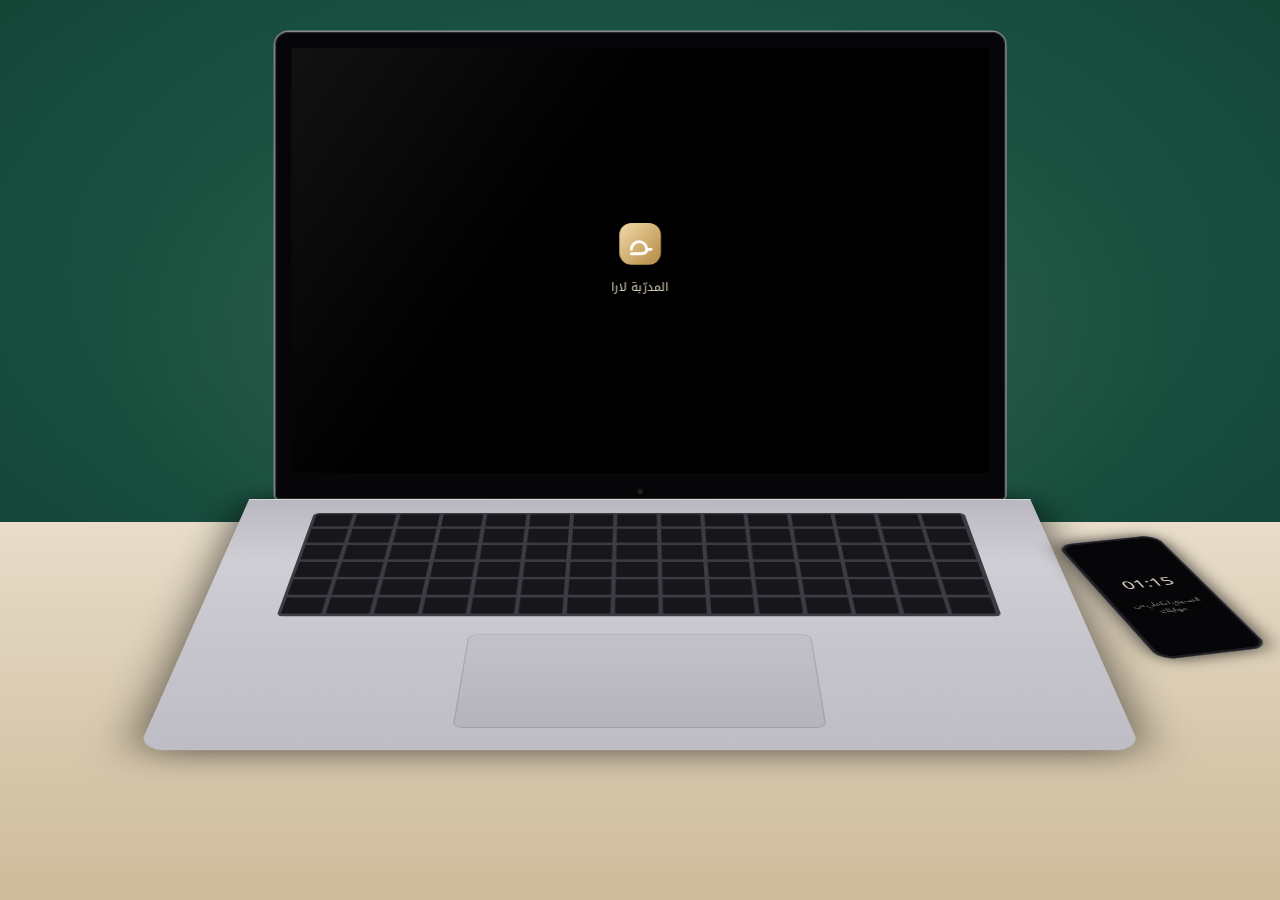
<file: index.html>
<!doctype html>
<html lang="ar" dir="rtl">
<head>
<meta charset="utf-8">
<meta name="viewport" content="width=device-width, initial-scale=1, viewport-fit=cover">
<meta name="theme-color" content="#0F3A2D">
<meta name="color-scheme" content="dark">
<title>المدرّبة لارا · نسخة تجريبية</title>
<link rel="icon" href="icon.svg" type="image/svg+xml">
<link rel="preconnect" href="https://fonts.googleapis.com">
<link rel="preconnect" href="https://fonts.gstatic.com" crossorigin>
<link rel="stylesheet" href="https://fonts.googleapis.com/css2?family=Noto+Kufi+Arabic:wght@500;700&family=IBM+Plex+Sans+Arabic:wght@400;500;600&family=IBM+Plex+Mono:wght@400;500&display=swap">
<link rel="stylesheet" href="app.css">
</head>
<body>
<svg width="0" height="0" style="position:absolute" aria-hidden="true">
  <defs><linearGradient id="mg" x1="0" y1="0" x2="1" y2="1"><stop offset="0" stop-color="#F2D9A8"/><stop offset="1" stop-color="#B58A45"/></linearGradient></defs>
  <symbol id="mark" viewBox="0 0 40 40"><rect x="1" y="1" width="38" height="38" rx="11" fill="url(#mg)"/><path d="M12 25c0-4 3-7 7-7s7 3 7 7-3 4-7 4h-7m14-4h4" fill="none" stroke="#fff" stroke-width="2.6" stroke-linecap="round" stroke-linejoin="round"/></symbol>
</svg>

<div class="room" aria-hidden="true"></div>
<div id="stage" aria-hidden="true"><div class="laptop" id="laptop">
  <div class="lid">
    <div class="lid-front"><div class="screen" id="screen"><div class="boot"><svg class="mark" viewBox="0 0 40 40"><use href="#mark"/></svg><small>المدرّبة لارا</small></div></div></div>
    <div class="lid-back" id="lidBack"><svg class="mark" viewBox="0 0 40 40"><use href="#mark"/></svg></div>
  </div>
  <div class="deck"><div class="keys"></div><div class="pad"></div></div>
  <div class="phone" id="phone"><div class="ph-body"><div class="ph-screen" id="phScreen"></div></div></div>
</div></div>
<!-- Keyboard/screen-reader handles for the 3D scene -->
<button class="sr" id="phoneBtn" type="button">الموبايل: افتحي رمز QR لتكملي من موبايلك</button>
<button class="hint" id="hint" type="button" hidden>المسي اللابتوب لتفتحيه</button>

<div class="qrm" id="qrm" hidden role="dialog" aria-modal="true" aria-labelledby="qrTitle"><div class="qrc">
  <b id="qrTitle">كمّلي من موبايلك</b><div class="code" id="qrBox"></div>
  <span class="url" id="qrUrl"></span>
  <p>امسحي الرمز بكاميرا موبايلك، فتنفتح المنصّة هناك.</p>
  <button class="btn" id="qrClose" type="button">تمام</button>
</div></div>

<div id="os" aria-live="off">
  <header class="bar">
    <svg class="mark" viewBox="0 0 40 40" aria-hidden="true"><use href="#mark"/></svg><b class="name">المدرّبة لارا</b>
    <span class="clock" id="clock"></span><span class="who" id="who"></span>
    <button class="btn" id="lidBtn" type="button" aria-label="سكّري اللابتوب"></button>
    <button class="btn" id="zoomBtn" type="button"></button>
  </header>
  <div class="lock" id="lock">
    <svg class="av" viewBox="0 0 40 40" aria-hidden="true"><use href="#mark"/></svg>
    <div class="big" id="lockTime"></div><div class="date" id="lockDate"></div>
    <form id="loginForm" novalidate>
      <label class="sr" for="email">البريد الإلكتروني</label>
      <input id="email" type="email" autocomplete="username" inputmode="email" placeholder="البريد الإلكتروني" value="demo@coach.lara" required>
      <label class="sr" for="password">كلمة المرور</label>
      <input id="password" type="password" autocomplete="current-password" placeholder="كلمة المرور" value="demo1234" required>
      <button class="go" type="submit" id="loginBtn">ادخلي</button>
      <p class="err" id="loginErr" role="alert"></p>
    </form>
    <div id="unlock" hidden>
      <p class="hello" id="hello"></p>
      <form id="unlockForm"><button class="go" type="submit">افتحي</button></form>
      <button class="link" id="logoutBtn" type="button">لستِ أنتِ؟ سجّلي الخروج</button>
    </div>
  </div>
  <div class="main">
    <nav class="side" id="side" aria-label="الدورات"></nav>
    <section class="content" id="content" aria-live="polite"></section>
    <div class="win" id="win" role="dialog" aria-modal="true" aria-labelledby="lessonTitle"><div class="panel" id="panel"></div></div>
    <div class="toast" id="toast" role="status"></div>
  </div>
</div>
<input type="file" id="file" accept="image/jpeg,image/png,image/webp,image/gif" hidden>

<script src="vendor/qrcode.min.js" defer></script>
<script src="courses.js" defer></script>
<script src="demo-api.js" defer></script>
<script src="app.js" defer></script>
</body>
</html>
</file>
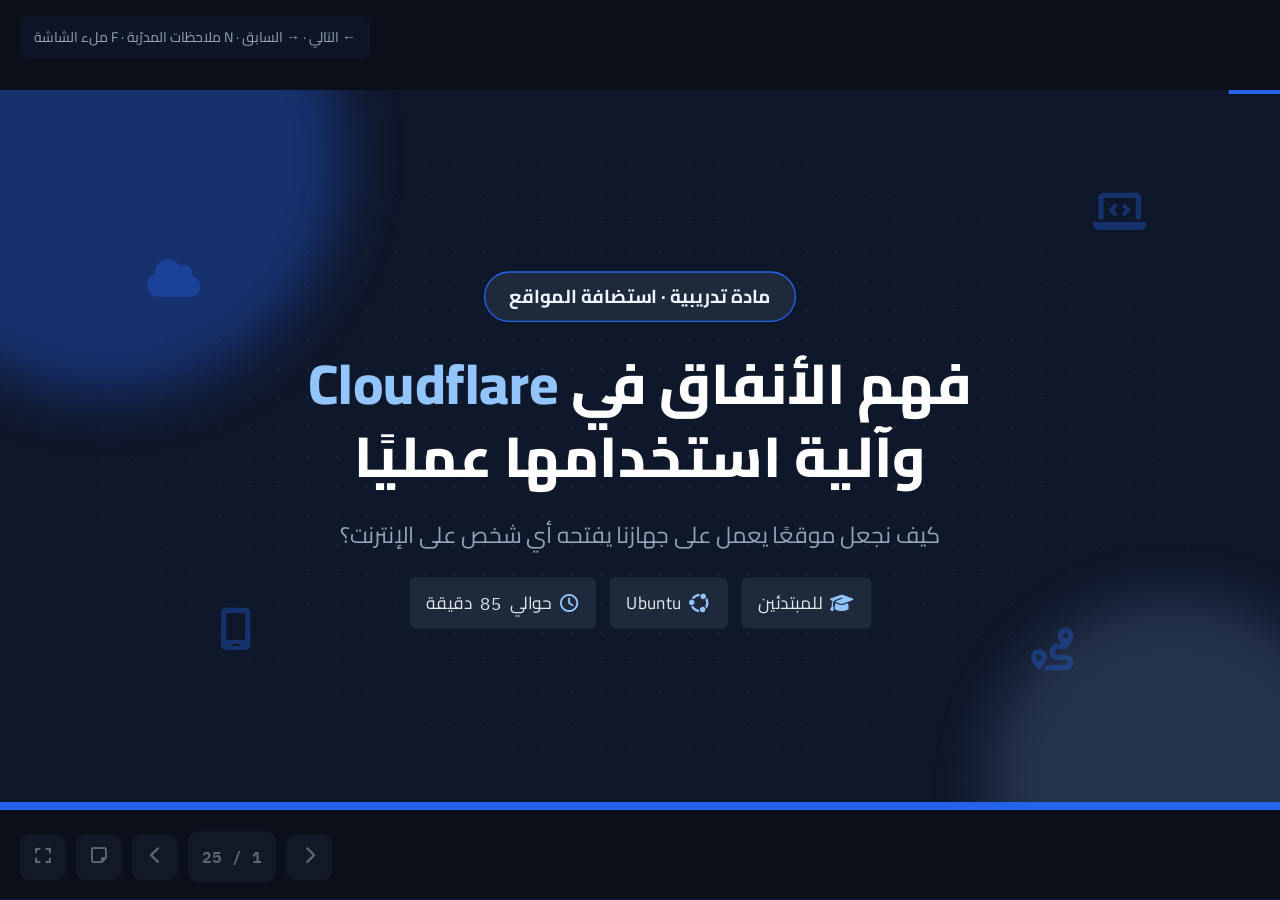
<file: materials/cloudflare-tunnel.html>
<!doctype html>
<html lang="ar" dir="rtl">
<head>
<meta charset="utf-8">
<meta name="viewport" content="width=device-width, initial-scale=1">
<title>أنفاق Cloudflare</title>
<link rel="preconnect" href="https://fonts.googleapis.com">
<link rel="preconnect" href="https://fonts.gstatic.com" crossorigin>
<link rel="stylesheet" href="https://fonts.googleapis.com/css2?family=Cairo:wght@400;600;700;800&family=IBM+Plex+Mono:wght@400;600&display=swap">
<link rel="stylesheet" href="https://cdnjs.cloudflare.com/ajax/libs/font-awesome/6.5.1/css/all.min.css">
<style>
:root{
  --blue:#2563EB; --blue-l:#EFF6FF; --sky:#93C5FD; --navy:#0F172A; --head:#1E293B; --text:#475569; --muted:#64748B;
  --card:#F8FAFC; --line:#E2E8F0; --ink:#0B0F19; --green:#4ADE80;
  --ok-bg:#F0FDF4; --ok:#166534; --warn-bg:#FFFBEB; --warn:#92400E; --red:#DC2626; --red-bg:#FEF2F2;
}
*{box-sizing:border-box}
html,body{margin:0;height:100%;background:var(--ink);overflow:hidden;font-family:'Cairo',Tahoma,Arial,sans-serif}
.mono{font-family:'IBM Plex Mono','Courier New',monospace}
h1,h2,h3,p{margin:0}
b{font-weight:700}

/* المسرح */
.stage{position:absolute;left:50%;top:50%;width:1920px;height:1080px;transform:translate(-50%,-50%) scale(var(--s,1));overflow:hidden;background:#fff}
.progress{position:absolute;top:0;right:0;height:6px;background:var(--blue);z-index:20;transition:width .5s ease}

/* الشرائح */
.slide{position:absolute;inset:0;background:#fff;color:var(--text);padding:0 64px 56px;display:flex;flex-direction:column;
  opacity:0;visibility:hidden;transform:translateX(-60px);transition:opacity .6s ease,transform .6s ease,visibility 0s linear .6s}
.slide.past{transform:translateX(60px)}
.slide.active{opacity:1;visibility:visible;transform:none;transition:opacity .6s ease,transform .6s ease}
.slide .notes{display:none}

/* الحركة */
.a{opacity:0}
.slide.active .a{animation:rise .7s cubic-bezier(.2,.7,.2,1) both;animation-delay:calc(var(--i,0) * 110ms + 180ms)}
.slide.active .a.fade{animation-name:fade}
.slide.active .a.pop{animation-name:pop}
@keyframes rise{from{opacity:0;transform:translateY(26px)}to{opacity:1;transform:none}}
@keyframes fade{from{opacity:0}to{opacity:1}}
@keyframes pop{0%{opacity:0;transform:scale(.7)}70%{opacity:1;transform:scale(1.04)}100%{opacity:1;transform:none}}
@keyframes nudge{0%,100%{transform:translateX(0)}50%{transform:translateX(-8px)}}
@keyframes glow{0%,100%{opacity:.55;transform:scale(1)}50%{opacity:.9;transform:scale(1.08)}}
@keyframes float{0%,100%{transform:translateY(0)}50%{transform:translateY(-14px)}}
@keyframes pulse{0%{box-shadow:0 0 0 0 rgba(37,99,235,.45)}100%{box-shadow:0 0 0 20px rgba(37,99,235,0)}}
@keyframes dash{to{background-position:-60px 0}}
/* عناصر تظهر بالضغط (خطوة بخطوة) */
.frag{opacity:.12;filter:grayscale(1);transition:opacity .45s ease,filter .45s ease,transform .45s ease}
.frag.on{opacity:1;filter:none}
@media (prefers-reduced-motion:reduce){
  .slide,.slide.active{transition:none}
  .slide.active .a,.slide.active .hl{animation:none;opacity:1}
  .glow,.float,.arrow i,.pipe{animation:none!important}
  .packet{transition:none!important}
}

/* شريط العنوان */
.hd{height:124px;flex:none;display:flex;align-items:center;gap:22px;border-bottom:2px solid var(--line);margin-bottom:30px}
.hd .ic{width:64px;height:64px;border-radius:10px;background:var(--blue);color:#fff;display:grid;place-items:center;font-size:30px;flex:none}
.hd h2{flex:1;font-size:48px;font-weight:800;color:var(--head);line-height:1.25}
.pill{font-size:23px;font-weight:600;color:var(--blue);background:var(--blue-l);padding:8px 24px;border-radius:999px;white-space:nowrap}
.lead{font-size:32px;line-height:1.55;color:var(--head);margin-bottom:26px}

/* البطاقات والصناديق */
.card{background:var(--card);border:1px solid var(--line);border-radius:10px;padding:28px 32px;transition:transform .25s ease,box-shadow .25s ease,border-color .25s ease}
.card:hover{transform:translateY(-5px);box-shadow:0 14px 32px rgba(15,23,42,.10);border-color:#BFDBFE}
.card.hi{background:var(--blue-l);border:2px solid var(--blue)}
.card h3{font-size:31px;font-weight:700;color:var(--head);line-height:1.3}
.card p{font-size:27px;line-height:1.5}
.icc{width:76px;height:76px;border-radius:50%;background:var(--blue-l);color:var(--blue);display:grid;place-items:center;font-size:34px;flex:none}
.box{border-radius:10px;padding:20px 28px;display:flex;gap:18px;align-items:center;font-size:27px;line-height:1.5}
.box > i{font-size:32px;flex:none}
.box.tip{background:var(--ok-bg);border:1px solid #BBF7D0;color:var(--ok)}
.box.warn{background:var(--warn-bg);border:1px solid #FDE68A;color:var(--warn)}
.box.bad{background:var(--red-bg);border:1px solid #FECACA;color:#991B1B}
.box.info{background:var(--card);border:1px solid var(--line);color:var(--text)} .box.info > i{color:var(--blue)}
.box.analogy{background:#fff;border:2px dashed var(--sky);color:var(--head);align-items:flex-start}
.box.analogy > i{color:var(--blue);margin-top:6px}
.tag-an,.tag-tech{display:inline-block;font-size:21px;font-weight:700;padding:2px 14px;border-radius:999px;margin-inline-end:10px;vertical-align:middle}
.tag-an{background:var(--blue-l);color:var(--blue);border:1px dashed var(--blue)}
.tag-tech{background:var(--head);color:#fff}
.en{direction:ltr;unicode-bidi:isolate;font-family:'IBM Plex Mono',monospace;font-size:.86em;background:#F1F5F9;color:var(--head);padding:1px 10px;border-radius:6px;white-space:nowrap}

/* الأوامر: دائمًا من اليسار إلى اليمين مع زر نسخ */
.cmd{position:relative;background:var(--ink);border-right:6px solid var(--blue);border-radius:10px;padding:18px 26px;padding-left:120px;direction:ltr;text-align:left;font:500 25px/1.65 'IBM Plex Mono',monospace;color:#E2E8F0;white-space:pre-wrap;word-break:break-all}
.cmd .p{color:#64748B;user-select:none}
.cmd .c{color:#64748B}
.cmd .g{color:var(--green)}
.copy{position:absolute;left:12px;top:12px;font:600 18px 'Cairo',sans-serif;color:#E2E8F0;background:#1E293B;border:1px solid #334155;border-radius:8px;padding:6px 14px;cursor:pointer;direction:rtl}
.copy:hover{background:var(--blue)}
.copy.done{background:#166534;border-color:#166534}
.where{display:inline-flex;align-items:center;gap:8px;font-size:22px;font-weight:700;color:#fff;background:var(--blue);padding:3px 14px;border-radius:999px}
.where.t2{background:#7C3AED}
.out{background:#F1F5F9;border:1px solid var(--line);border-radius:10px;padding:14px 22px;direction:ltr;text-align:left;font:500 22px/1.6 'IBM Plex Mono',monospace;color:var(--head);white-space:pre}
.out .g{color:var(--ok);font-weight:600}

/* الجداول */
.tbl{width:100%;border-collapse:separate;border-spacing:0;font-size:25px;border:1px solid var(--line);border-radius:10px;overflow:hidden;background:#fff}
.tbl th{background:var(--card);color:var(--head);text-align:right;padding:14px 22px;font-weight:700;border-bottom:2px solid var(--line)}
.tbl td{padding:13px 22px;border-bottom:1px solid var(--line);line-height:1.45;vertical-align:top}
.tbl td:first-child{color:var(--head);font-weight:700}
.tbl tr:last-child td{border-bottom:none}
.tbl tbody tr:hover{background:var(--blue-l)}

/* الشرائح الداكنة */
.slide.dark{background:var(--navy);color:#fff;padding:96px 128px;justify-content:center;align-items:center;text-align:center;overflow:hidden}
.glow{position:absolute;border-radius:50%;filter:blur(40px);pointer-events:none;animation:glow 7s ease-in-out infinite}
.dots{position:absolute;inset:0;background-image:radial-gradient(rgba(148,163,184,.16) 2px,transparent 2px);background-size:44px 44px;pointer-events:none;-webkit-mask-image:radial-gradient(ellipse at center,#000 30%,transparent 75%);mask-image:radial-gradient(ellipse at center,#000 30%,transparent 75%)}
.float{position:absolute;color:rgba(37,99,235,.35);font-size:64px;animation:float 6s ease-in-out infinite;pointer-events:none}
.dark .badge{display:inline-block;font-size:28px;font-weight:700;color:#EFF6FF;background:#1E293B;border:2px solid var(--blue);border-radius:999px;padding:10px 36px}
.chip{display:flex;align-items:center;gap:12px;background:#1E293B;border-radius:10px;padding:14px 26px;font-size:26px;color:#E2E8F0}
.chip i{color:var(--sky);font-size:28px}
.bottom-bar{position:absolute;left:0;right:0;bottom:0;height:12px;background:var(--blue)}

/* مخطط عام */
.road{display:flex;align-items:stretch}
.road .card{flex:1;display:flex;flex-direction:column;align-items:center;text-align:center;gap:12px;padding:24px 16px}
.road h3{font-size:28px} .road p{font-size:24px;line-height:1.45}
.arrow{flex:none;width:56px;display:grid;place-items:center;color:var(--blue);font-size:30px}
.slide.active .arrow i{animation:nudge 1.6s ease-in-out infinite}

/* رحلة الطلب */
.flow{position:relative;display:flex;align-items:center;justify-content:space-between;padding:20px 10px 0}
.node{position:relative;z-index:2;width:250px;display:flex;flex-direction:column;align-items:center;gap:12px;text-align:center;transition:transform .4s}
.node .circle{width:130px;height:130px;border-radius:50%;background:var(--card);border:3px solid var(--line);display:grid;place-items:center;font-size:54px;color:var(--muted);transition:all .4s}
.node h3{font-size:28px;color:var(--head)} .node p{font-size:22px;color:var(--muted);direction:ltr}
.node.lit .circle{background:var(--blue);border-color:var(--blue);color:#fff;animation:pulse 1.2s ease-out}
.node.lit{transform:translateY(-6px)}
.track{position:absolute;top:85px;left:130px;right:130px;height:8px;border-radius:8px;background:var(--line);z-index:1}
.pipe{position:absolute;top:70px;height:38px;border-radius:20px;background:repeating-linear-gradient(90deg,#BFDBFE 0 30px,#DBEAFE 30px 60px);border:2px solid var(--blue);z-index:1;animation:dash 1.2s linear infinite}
.packet{position:absolute;top:66px;width:46px;height:46px;border-radius:50%;background:var(--blue);color:#fff;display:grid;place-items:center;font-size:22px;z-index:3;box-shadow:0 6px 18px rgba(37,99,235,.45);transition:left 1s cubic-bezier(.5,0,.3,1),background .4s;opacity:0}
.packet.show{opacity:1}
.packet.back{background:var(--ok)}
.steps-flow{display:grid;grid-template-columns:repeat(3,1fr);gap:16px;margin-top:34px}
.steps-flow .frag{display:flex;gap:14px;align-items:flex-start;font-size:25px;line-height:1.45;background:var(--card);border:1px solid var(--line);border-radius:10px;padding:16px 20px}
.steps-flow .n{flex:none;width:40px;height:40px;border-radius:10px;background:var(--blue);color:#fff;display:grid;place-items:center;font:600 22px 'IBM Plex Mono',monospace}
.steps-flow .frag.back .n{background:var(--ok)}

/* تشريح الرابط */
.url{display:flex;direction:ltr;justify-content:center;font:600 64px 'IBM Plex Mono',monospace;gap:0;margin:10px 0 20px}
.url span{padding:8px 6px;border-bottom:8px solid}
.url .proto{color:#64748B;border-color:#94A3B8}
.url .host{color:var(--blue);border-color:var(--blue)}
.url .port{color:#7C3AED;border-color:#7C3AED}
.url .sub{color:#0891B2;border-color:#0891B2}

/* شبكة البيت */
.net{position:relative;border:3px dashed var(--sky);border-radius:16px;padding:46px 30px 26px;background:#FAFCFF}
.net .lbl{position:absolute;top:-22px;right:30px;background:#fff;padding:0 14px;font-size:24px;font-weight:700;color:var(--blue)}

/* لقطات */
.shot{position:relative}
.shot img{display:block;width:100%;height:auto;border-radius:12px;border:1px solid var(--line);box-shadow:0 16px 36px rgba(15,23,42,.16)}
.hl{position:absolute;border:4px solid var(--blue);border-radius:8px;opacity:0}
.slide.active .hl{animation:pop .5s ease both,pulse 1.8s ease-out infinite;animation-delay:calc(var(--i,0) * 110ms + 200ms),calc(var(--i,0) * 110ms + 900ms)}
.hl .tag,.ex .t{width:40px;height:40px;border-radius:50%;background:var(--blue);color:#fff;display:grid;place-items:center;font:600 21px 'IBM Plex Mono',monospace;box-shadow:0 4px 12px rgba(0,0,0,.25)}
.hl .tag{position:absolute;top:-22px;right:-22px}
.ex{display:flex;gap:14px;align-items:flex-start;font-size:26px;line-height:1.5}
.ex .t{flex:none;margin-top:4px}
.ex b{color:var(--head)}

/* أدوات التحكم */
.ui{position:fixed;left:20px;bottom:18px;display:flex;align-items:center;gap:10px;z-index:50;opacity:.4;transition:opacity .3s}
.ui:hover{opacity:1}
.ui button{width:46px;height:46px;border-radius:10px;border:none;background:#1E293B;color:#E2E8F0;font-size:18px;cursor:pointer}
.ui button:hover,.ui button.on{background:var(--blue)}
.ui .count{font:600 16px 'IBM Plex Mono',monospace;color:#E2E8F0;background:#1E293B;padding:12px 14px;border-radius:10px;min-width:84px;text-align:center}
.notes-panel{position:fixed;left:0;right:0;bottom:0;max-height:46vh;overflow:auto;background:rgba(11,15,25,.97);color:#E2E8F0;font-size:18px;line-height:1.8;padding:22px 32px 84px;z-index:40;transform:translateY(100%);transition:transform .35s ease;border-top:3px solid var(--blue)}
.notes-panel.show{transform:none}
.notes-panel h4{margin:0 0 10px;color:var(--sky);font-size:17px;display:flex;justify-content:space-between}
.notes-panel .row{display:grid;grid-template-columns:150px 1fr;gap:14px;padding:8px 0;border-top:1px solid #1E293B}
.notes-panel .k{color:var(--sky);font-weight:700}
.help{position:fixed;top:16px;left:20px;z-index:50;font-size:14px;color:#94A3B8;background:rgba(15,23,42,.88);padding:8px 14px;border-radius:8px;opacity:0;transition:opacity .4s;pointer-events:none}
.help.show{opacity:1}
</style>
</head>
<body>
<div class="stage" id="stage">
<div class="progress" id="progress"></div>

<!-- 1 ============ الغلاف ============ -->
<section class="slide dark">
  <div class="dots"></div>
  <div class="glow" style="width:720px;height:720px;background:rgba(37,99,235,.35);top:-260px;left:-200px"></div>
  <div class="glow" style="width:560px;height:560px;background:rgba(147,197,253,.16);bottom:-240px;right:-120px;animation-delay:2s"></div>
  <i class="fa-solid fa-laptop-code float" style="top:150px;right:200px"></i>
  <i class="fa-solid fa-cloud float" style="top:250px;left:220px;animation-delay:1.2s"></i>
  <i class="fa-solid fa-route float" style="bottom:210px;right:310px;animation-delay:2.1s"></i>
  <i class="fa-solid fa-mobile-screen float" style="bottom:240px;left:330px;animation-delay:.6s"></i>
  <div style="position:relative;display:flex;flex-direction:column;align-items:center;gap:38px">
    <span class="badge a fade" style="--i:0">مادة تدريبية · استضافة المواقع</span>
    <h1 class="a" style="--i:1;font-size:84px;font-weight:800;line-height:1.3">فهم الأنفاق في <span style="color:var(--sky)">Cloudflare</span><br>وآلية استخدامها عمليًا</h1>
    <p class="a" style="--i:2;font-size:34px;line-height:1.5;color:#94A3B8">كيف نجعل موقعًا يعمل على جهازنا يفتحه أي شخص على الإنترنت؟</p>
    <div class="a" style="--i:3;display:flex;gap:20px">
      <div class="chip"><i class="fa-solid fa-graduation-cap"></i>للمبتدئين</div>
      <div class="chip"><i class="fa-brands fa-ubuntu"></i>Ubuntu</div>
      <div class="chip"><i class="fa-regular fa-clock"></i>حوالي <span class="mono">85</span> دقيقة</div>
    </div>
  </div>
  <div class="bottom-bar"></div>
  <aside class="notes" data-min="1">
    <p data-k="say">رحّبي بالمتدربين، وقولي إننا سنتعلم اليوم كيف نجعل موقعًا يعمل على اللابتوب متاحًا لأي شخص على الإنترنت، دون فتح أي منافذ في الراوتر.</p>
    <p data-k="eg">سنتابع مثالًا واحدًا من البداية للنهاية: صفحة بسيطة تعمل على localhost:8000.</p>
    <p data-k="confuse">بعض المتدربين يظنون أن الموضوع «برمجة»؛ طمئنيهم أننا لن نكتب كودًا، بل سننفّذ أوامر جاهزة ونفهم معناها.</p>
  </aside>
</section>

<!-- 2 ============ المشكلة ============ -->
<section class="slide">
  <div class="hd"><div class="ic"><i class="fa-solid fa-circle-question"></i></div><h2>المشكلة: موقعي يعمل… لكن عندي فقط!</h2><span class="pill">البداية</span></div>
  <p class="lead a fade" style="--i:0">«عندي موقع يعمل على اللابتوب. كيف يستطيع صديقي خارج شبكتي أن يفتحه؟»</p>
  <div style="display:grid;grid-template-columns:1fr 1fr;gap:30px;flex:1">
    <div class="card a" style="--i:1;display:flex;flex-direction:column;gap:18px;background:var(--ok-bg);border-color:#BBF7D0">
      <div style="display:flex;align-items:center;gap:18px"><div class="icc" style="background:#DCFCE7;color:var(--ok)"><i class="fa-solid fa-laptop"></i></div><h3>على اللابتوب</h3></div>
      <div class="out" style="font-size:30px;background:#fff">http://localhost:8000</div>
      <p style="font-size:30px;color:var(--ok);font-weight:700"><i class="fa-solid fa-circle-check"></i> الصفحة تفتح</p>
    </div>
    <div class="card a" style="--i:2;display:flex;flex-direction:column;gap:18px;background:var(--red-bg);border-color:#FECACA">
      <div style="display:flex;align-items:center;gap:18px"><div class="icc" style="background:#FEE2E2;color:var(--red)"><i class="fa-solid fa-mobile-screen"></i></div><h3>على هاتف صديقي</h3></div>
      <div class="out" style="font-size:30px;background:#fff">http://localhost:8000</div>
      <p style="font-size:30px;color:var(--red);font-weight:700"><i class="fa-solid fa-circle-xmark"></i> لا شيء يفتح</p>
    </div>
  </div>
  <div class="box info a" style="--i:3;margin-top:26px"><i class="fa-solid fa-route"></i><p><b style="color:var(--head)">مثالنا طوال الجلسة:</b> صفحة بسيطة تعمل على <span class="en">localhost:8000</span>، ونريد أن يفتحها الآخرون.</p></div>
  <aside class="notes" data-min="3">
    <p data-k="say">ابدئي بسؤال للقاعة: «لو صممتُ موقعًا على جهازي، وأرسلت لكم الرابط http://localhost:8000، هل سيفتح عندكم؟». اتركيهم يجيبون، ثم اعرضي البطاقتين.</p>
    <p data-k="eg">مثل أن تقول لصديقك: «تعال إلى بيتي» دون أن تعطيه العنوان؛ كل شخص سيذهب إلى بيته هو.</p>
    <p data-k="confuse">قد يظن البعض أن المشكلة في الإنترنت عند الصديق. وضّحي أن المشكلة في الرابط نفسه، وسنفهم السبب بعد قليل.</p>
  </aside>
</section>

<!-- 3 ============ الأهداف ============ -->
<section class="slide">
  <div class="hd"><div class="ic"><i class="fa-solid fa-bullseye"></i></div><h2>ماذا سنتعلم اليوم؟</h2><span class="pill">الأهداف</span></div>
  <div style="flex:1;display:grid;grid-template-columns:1fr 1fr;grid-template-rows:1fr 1fr;gap:26px">
    <div class="card a" style="--i:0;display:flex;align-items:center;gap:26px"><div class="icc"><i class="fa-solid fa-lightbulb"></i></div><div><h3>نفهم</h3><p>لماذا لا يفتح الآخرون موقعنا المحلي، وما هو النفق.</p></div></div>
    <div class="card a" style="--i:1;display:flex;align-items:center;gap:26px"><div class="icc"><i class="fa-solid fa-route"></i></div><div><h3>نتتبّع</h3><p>رحلة الطلب من الزائر إلى جهازنا والعودة.</p></div></div>
    <div class="card a" style="--i:2;display:flex;align-items:center;gap:26px"><div class="icc"><i class="fa-solid fa-terminal"></i></div><div><h3>نطبّق</h3><p>ننشر صفحة محلية برابط تجريبي ونفتحها من الهاتف.</p></div></div>
    <div class="card a" style="--i:3;display:flex;align-items:center;gap:26px"><div class="icc"><i class="fa-solid fa-screwdriver-wrench"></i></div><div><h3>نربط ونشخّص</h3><p>نفهم الربط بدومين ثابت، ونحلّ الأعطال الأساسية.</p></div></div>
  </div>
  <aside class="notes" data-min="2">
    <p data-k="say">اقرئي الأهداف الأربعة، ووضّحي أن الجلسة متدرجة: مفاهيم أولًا، ثم تجربة عملية، ثم ربط بدومين، ثم الأمان والأعطال.</p>
    <p data-k="eg">قولي: «في نهاية الجلسة سيفتح كل واحد منكم صفحته من هاتفه عبر الإنترنت».</p>
    <p data-k="confuse">وضّحي أن النفق المُدار بدومين سنشرح خطواته ونراه من لوحة حقيقية، لكن التطبيق الكامل له يحتاج دومينًا على Cloudflare.</p>
  </aside>
</section>

<!-- 4 ============ محلي مقابل عام ============ -->
<section class="slide">
  <div class="hd"><div class="ic"><i class="fa-solid fa-scale-balanced"></i></div><h2>موقع محلي أم موقع على الإنترنت؟</h2><span class="pill">المفاهيم</span></div>
  <table class="tbl a" style="--i:0;font-size:28px">
    <thead><tr><th style="width:24%"></th><th style="width:38%"><i class="fa-solid fa-laptop" style="color:var(--blue)"></i> موقع محلي (Local)</th><th><i class="fa-solid fa-globe" style="color:var(--blue)"></i> موقع على الإنترنت (Public)</th></tr></thead>
    <tbody>
      <tr><td>أين يعمل؟</td><td>على جهازك</td><td>على جهاز متصل بالإنترنت</td></tr>
      <tr><td>من يفتحه؟</td><td>أنت فقط (أو شبكتك المنزلية)</td><td>أي شخص في العالم</td></tr>
      <tr><td>شكل الرابط</td><td><span class="en">http://localhost:8000</span></td><td><span class="en">https://demo.example.com</span></td></tr>
      <tr><td>الاستخدام</td><td>التطوير والتجربة</td><td>العرض للزوار والعملاء</td></tr>
    </tbody>
  </table>
  <div class="box analogy a" style="--i:2;margin-top:28px"><i class="fa-solid fa-utensils"></i><p><span class="tag-an">تشبيه</span>الموقع المحلي مثل طبخة في مطبخ بيتك: أنت تتذوقها. الموقع العام مثل مطعم مفتوح: أي شخص يستطيع الدخول.</p></div>
  <aside class="notes" data-min="2">
    <p data-k="say">نفس الموقع، نفس الملفات؛ الفرق فقط في «من يستطيع الوصول إليه». هدفنا أن ننقل الموقع من العمود الأول إلى الثاني، دون نقل ملفاته.</p>
    <p data-k="eg">تشبيه المطبخ والمطعم موجود على الشريحة.</p>
    <p data-k="confuse">«محلي» لا تعني «سيئ» أو «ناقص»؛ كل المواقع تبدأ محلية أثناء تطويرها.</p>
  </aside>
</section>

<!-- 5 ============ localhost وIP ============ -->
<section class="slide">
  <div class="hd"><div class="ic"><i class="fa-solid fa-network-wired"></i></div><h2>localhost وIP المحلي وIP العام</h2><span class="pill">المصطلحات <span class="mono">1</span></span></div>
  <div style="display:grid;grid-template-columns:1.25fr 1fr;gap:34px;flex:1">
    <div class="net a" style="--i:0;display:flex;flex-direction:column;gap:22px;justify-content:center">
      <span class="lbl"><i class="fa-solid fa-house"></i> شبكة البيت</span>
      <div style="display:flex;gap:22px">
        <div class="card" style="flex:1;text-align:center;padding:20px"><i class="fa-solid fa-laptop" style="font-size:46px;color:var(--blue)"></i><h3 style="font-size:27px">اللابتوب</h3><p class="mono" style="font-size:24px;direction:ltr">192.168.1.20</p><p style="font-size:21px;color:var(--muted)">يرى نفسه: <span class="en">localhost</span></p></div>
        <div class="card" style="flex:1;text-align:center;padding:20px"><i class="fa-solid fa-mobile-screen" style="font-size:46px;color:var(--blue)"></i><h3 style="font-size:27px">الهاتف</h3><p class="mono" style="font-size:24px;direction:ltr">192.168.1.30</p><p style="font-size:21px;color:var(--muted)">IP محلي</p></div>
      </div>
      <div class="card hi" style="text-align:center;padding:20px"><i class="fa-solid fa-wifi" style="font-size:40px;color:var(--blue)"></i><h3 style="font-size:27px">الراوتر</h3><p style="font-size:23px">وجهه للإنترنت: IP عام <span class="en">203.0.113.25</span></p></div>
      <p style="text-align:center;font-size:24px;color:var(--muted)"><i class="fa-solid fa-arrow-down"></i> الإنترنت</p>
    </div>
    <div style="display:flex;flex-direction:column;gap:18px">
      <div class="card a" style="--i:1;padding:22px 26px"><h3 style="font-size:29px"><span class="en">localhost</span> = هذا الجهاز نفسه</h3><p style="font-size:25px">اسم خاص يعني «أنا». رقمه دائمًا <span class="en">127.0.0.1</span></p></div>
      <div class="card a" style="--i:2;padding:22px 26px"><h3 style="font-size:29px">IP محلي (Private IP)</h3><p style="font-size:25px">رقم الجهاز داخل شبكة البيت فقط، مثل <span class="en">192.168.x.x</span></p></div>
      <div class="card a" style="--i:3;padding:22px 26px"><h3 style="font-size:29px">IP عام (Public IP)</h3><p style="font-size:25px">رقم شبكتك كلها على الإنترنت، يعطيه مزوّد الخدمة للراوتر.</p></div>
      <div class="box analogy a" style="--i:4;padding:16px 22px;font-size:25px"><i class="fa-solid fa-building"></i><p><span class="tag-an">تشبيه</span>العمارة لها عنوان في الشارع (IP عام)، وكل شقة لها رقم داخلي (IP محلي)، و«أنا» هي localhost.</p></div>
    </div>
  </div>
  <aside class="notes" data-min="4">
    <p data-k="say">ارسمي على اللوح: بيت فيه لابتوب وهاتف وراوتر. كل جهاز داخل البيت له رقم محلي، والراوتر وحده له رقم على الإنترنت. وlocalhost ليس رقمًا لجهاز معيّن، بل كلمة تعني «الجهاز الذي أنا عليه الآن».</p>
    <p data-k="eg">في العمارة: لو قلت «الشقة 4» يفهمها سكان العمارة فقط، أما ساعي البريد من الخارج فيحتاج عنوان العمارة في الشارع.</p>
    <p data-k="confuse">الأرقام على الشريحة أمثلة (203.0.113.25 من نطاق مخصص للتوثيق). اطلبي من المتدربين ألا يبحثوا عن هذه الأرقام نفسها في أجهزتهم. ولمن يسأل: يمكن معرفة IP المحلي في Ubuntu من إعدادات الشبكة أو بالأمر hostname -I.</p>
  </aside>
</section>

<!-- 6 ============ Port ============ -->
<section class="slide">
  <div class="hd"><div class="ic"><i class="fa-solid fa-door-open"></i></div><h2>المنفذ (Port): أي باب ندخل منه؟</h2><span class="pill">المصطلحات <span class="mono">2</span></span></div>
  <p class="lead a fade" style="--i:0">لنقرأ رابط مثالنا قطعةً قطعة:</p>
  <div class="url a pop" style="--i:1"><span class="proto">http://</span><span class="host">localhost</span><span class="port">:8000</span></div>
  <div style="display:grid;grid-template-columns:repeat(3,1fr);gap:24px;margin-bottom:26px">
    <div class="card a" style="--i:2;border-top:6px solid #94A3B8"><h3><span class="en">http://</span> البروتوكول</h3><p>لغة التخاطب بين المتصفح والموقع.</p></div>
    <div class="card a" style="--i:3;border-top:6px solid var(--blue)"><h3><span class="en">localhost</span> الجهاز</h3><p>إلى أي جهاز نذهب؟ هنا: جهازي نفسه.</p></div>
    <div class="card a" style="--i:4;border-top:6px solid #7C3AED"><h3><span class="en">8000</span> المنفذ</h3><p>من أي باب في الجهاز ندخل؟ لكل برنامج بابه.</p></div>
  </div>
  <div class="box analogy a" style="--i:5"><i class="fa-solid fa-building"></i><p><span class="tag-an">تشبيه</span>الجهاز مبنى، والمنفذ رقم الباب. الباب <span class="en">80</span> للمواقع العادية، و<span class="en">443</span> للمواقع الآمنة، و<span class="en">8000</span> اخترناه لتجربتنا.</p></div>
  <aside class="notes" data-min="3">
    <p data-k="say">الجهاز الواحد يمكن أن يشغّل عدة برامج تستقبل اتصالات، ولكل برنامج رقم منفذ. عندما لا نكتب رقمًا في الرابط، يستخدم المتصفح 80 لـ http و443 لـ https تلقائيًا.</p>
    <p data-k="eg">في HestiaCP رأيتم :8083؛ هذا باب لوحة التحكم.</p>
    <p data-k="confuse">8000 ليس رقمًا سحريًا؛ يمكن استخدام أي منفذ غير مشغول. اخترناه لأن Laravel يستخدمه افتراضيًا مع php artisan serve.</p>
  </aside>
</section>

<!-- 7 ============ Domain/DNS ============ -->
<section class="slide">
  <div class="hd"><div class="ic"><i class="fa-solid fa-globe"></i></div><h2>Domain وSubdomain وDNS</h2><span class="pill">المصطلحات <span class="mono">3</span></span></div>
  <div class="url a pop" style="--i:0;font-size:60px"><span class="proto">https://</span><span class="sub">demo.</span><span class="host">example.com</span></div>
  <div style="display:grid;grid-template-columns:repeat(3,1fr);gap:24px;margin-bottom:24px">
    <div class="card a" style="--i:1;border-top:6px solid var(--blue)"><h3>الدومين (Domain)</h3><p><span class="en">example.com</span>: اسم سهل الحفظ نشتريه ونجدّده.</p></div>
    <div class="card a" style="--i:2;border-top:6px solid #0891B2"><h3>الساب دومين (Subdomain)</h3><p><span class="en">demo.</span>: اسم فرعي نصنعه مجانًا تحت دوميننا.</p></div>
    <div class="card a" style="--i:3;border-top:6px solid var(--head)"><h3>نظام DNS</h3><p>دليل يحوّل الاسم إلى عنوان يفهمه الحاسوب.</p></div>
  </div>
  <div class="box analogy a" style="--i:4;margin-bottom:18px"><i class="fa-solid fa-address-book"></i><p><span class="tag-an">تشبيه</span>مثل جهات الاتصال في الهاتف: تضغط «أمي» فيتصل بالرقم المحفوظ. الدومين هو الاسم، وDNS هو دفتر جهات الاتصال.</p></div>
  <div class="box info a" style="--i:5"><i class="fa-solid fa-gear"></i><p><span class="tag-tech">تقنيًا</span>في DNS نضيف «سجلات» مثل A (اسم ← IP) أو CNAME (اسم ← اسم آخر). النفق يستخدم CNAME.</p></div>
  <aside class="notes" data-min="3">
    <p data-k="say">الدومين نشتريه من شركة تسجيل، والساب دومين نصنعه نحن بلا تكلفة: demo وblog وshop… كلها تحت نفس الدومين. وDNS هو ما يجعل الاسم يوصل إلى المكان الصحيح.</p>
    <p data-k="eg">تشبيه جهات الاتصال على الشريحة. ويمكن إضافة: لو غيّرت أمك رقمها، تعدّل الرقم في جهات الاتصال ويبقى الاسم كما هو.</p>
    <p data-k="confuse">ميّزي بوضوح بين مربع «تشبيه» (للفهم) ومربع «تقنيًا» (ما يحدث فعلًا). لا نطلب حفظ أنواع السجلات الآن؛ سنراها عمليًا لاحقًا. example.com دومين مخصص للأمثلة.</p>
  </aside>
</section>

<!-- 8 ============ لماذا لا يفتح localhost ============ -->
<section class="slide">
  <div class="hd"><div class="ic"><i class="fa-solid fa-ban"></i></div><h2>لماذا لا يفتح الآخرون رابط localhost الخاص بي؟</h2><span class="pill">الفهم</span></div>
  <div style="display:grid;grid-template-columns:repeat(3,1fr);gap:26px;flex:1">
    <div class="card frag" style="--i:0;display:flex;flex-direction:column;gap:14px"><div class="icc"><i class="fa-solid fa-person-walking-arrow-loop-left"></i></div><h3><span class="mono">1</span> · localhost يعني «أنا»</h3><p>عندما يكتبه صديقك، يذهب متصفحه إلى <b style="color:var(--head)">جهاز صديقك</b> لا إلى جهازك.</p></div>
    <div class="card frag" style="--i:1;display:flex;flex-direction:column;gap:14px"><div class="icc"><i class="fa-solid fa-house-lock"></i></div><h3><span class="mono">2</span> · IP المحلي لا يُرى من الخارج</h3><p>الرقم <span class="en">192.168.1.20</span> معروف داخل بيتك فقط.</p></div>
    <div class="card frag" style="--i:2;display:flex;flex-direction:column;gap:14px"><div class="icc"><i class="fa-solid fa-shield"></i></div><h3><span class="mono">3</span> · الراوتر يحرس الباب</h3><p>يرفض الطلبات القادمة من الإنترنت ما لم نطلب منه غير ذلك.</p></div>
  </div>
  <div class="box tip frag" style="--i:3;margin-top:26px"><i class="fa-solid fa-circle-check"></i><p><b>الخلاصة:</b> نحتاج طريقًا يوصل الزائر من الإنترنت إلى جهازنا بأمان. هناك طريقتان: التقليدية، والنفق.</p></div>
  <aside class="notes" data-min="3">
    <p data-k="say">هذه الشريحة تكشف بالضغط: كل ضغطة على السهم تُظهر سببًا. اسألي قبل كل سبب: «لماذا تظنون…؟».</p>
    <p data-k="eg">الراوتر مثل حارس العمارة: يسمح للسكان بالخروج بحرية، لكنه لا يُدخل الغرباء إلا إن أوصيته.</p>
    <p data-k="confuse">سيسأل أحدهم: «وإذا كنا على نفس الواي فاي؟». وضّحي أن الأجهزة في نفس الشبكة تستطيع أحيانًا الوصول بالـ IP المحلي (إن سمح البرنامج والجدار الناري)، لكن من خارج البيت لا. وفي تجربتنا سنربط الخادم بـ 127.0.0.1 عمدًا ليبقى داخل الجهاز.</p>
  </aside>
</section>

<!-- 9 ============ الطريقة التقليدية ============ -->
<section class="slide">
  <div class="hd"><div class="ic"><i class="fa-solid fa-door-closed"></i></div><h2>الطريقة التقليدية: Public IP وPort Forwarding</h2><span class="pill">قبل النفق</span></div>
  <div class="road a" style="--i:0;margin-bottom:28px">
    <div class="card"><i class="fa-solid fa-mobile-screen" style="font-size:42px;color:var(--blue)"></i><h3>الزائر</h3><p>يطلب IP العام</p></div>
    <div class="arrow"><i class="fa-solid fa-arrow-left"></i></div>
    <div class="card hi"><i class="fa-solid fa-wifi" style="font-size:42px;color:var(--blue)"></i><h3>الراوتر</h3><p>نفتح فيه بابًا يحوّل إلى اللابتوب</p></div>
    <div class="arrow"><i class="fa-solid fa-arrow-left"></i></div>
    <div class="card"><i class="fa-solid fa-laptop" style="font-size:42px;color:var(--blue)"></i><h3>اللابتوب</h3><p>يستقبل على المنفذ</p></div>
  </div>
  <p style="font-size:28px;color:var(--head);font-weight:700;margin-bottom:16px" class="a" style="--i:1">مشكلاتها للمبتدئ:</p>
  <div style="display:grid;grid-template-columns:1fr 1fr;gap:18px">
    <div class="box bad a" style="--i:2"><i class="fa-solid fa-lock-open"></i><p>نفتح بابًا واردًا من الإنترنت إلى جهازنا.</p></div>
    <div class="box bad a" style="--i:3"><i class="fa-solid fa-key"></i><p>نحتاج صلاحية الدخول إلى إعدادات الراوتر.</p></div>
    <div class="box bad a" style="--i:4"><i class="fa-solid fa-shuffle"></i><p>IP العام قد يتغيّر، أو يكون مشتركًا عند المزوّد.</p></div>
    <div class="box bad a" style="--i:5"><i class="fa-solid fa-eye"></i><p>عنوان شبكتنا يظهر للزوار مباشرة.</p></div>
  </div>
  <aside class="notes" data-min="3">
    <p data-k="say">Port Forwarding (توجيه المنافذ) يعني أن نقول للراوتر: «كل من يطرق الباب 8000 من الإنترنت، أرسله إلى اللابتوب». هذه طريقة قديمة وتعمل، لكنها تحمل مشكلات.</p>
    <p data-k="eg">مثل أن تترك باب العمارة مفتوحًا وتوصي الحارس بإدخال كل من يطلب شقتك.</p>
    <p data-k="confuse">كثير من مزودي الإنترنت يعطون عدة مشتركين IP عامًا واحدًا (يسمى CGNAT)، فلا ينجح توجيه المنافذ أصلًا. لا نطلب من المتدربين تجربة هذه الطريقة اليوم.</p>
  </aside>
</section>

<!-- 10 ============ Cloudflare وTunnel وcloudflared ============ -->
<section class="slide">
  <div class="hd"><div class="ic"><i class="fa-solid fa-cloud"></i></div><h2>Cloudflare والنفق وبرنامج cloudflared</h2><span class="pill">التعريفات</span></div>
  <div style="display:grid;grid-template-columns:repeat(3,1fr);gap:24px;margin-bottom:26px">
    <div class="card a" style="--i:0;display:flex;flex-direction:column;gap:12px"><div class="icc"><i class="fa-solid fa-cloud"></i></div><h3>Cloudflare</h3><p>شركة تملك شبكة ضخمة من مراكز البيانات حول العالم، تقف بين الزوار والمواقع: DNS وحماية وتسريع.</p></div>
    <div class="card hi a" style="--i:1;display:flex;flex-direction:column;gap:12px"><div class="icc" style="background:var(--blue);color:#fff"><i class="fa-solid fa-route"></i></div><h3>Cloudflare Tunnel</h3><p>خدمة تصنع <b style="color:var(--head)">اتصالًا آمنًا</b> بين جهازك وشبكة Cloudflare، فيمرّ الزوار عبره إلى موقعك.</p></div>
    <div class="card a" style="--i:2;display:flex;flex-direction:column;gap:12px"><div class="icc"><i class="fa-solid fa-plug"></i></div><h3>cloudflared</h3><p>برنامج صغير <b style="color:var(--head)">نثبّته على جهازنا</b>، هو الذي يفتح النفق ويستقبل الطلبات.</p></div>
  </div>
  <table class="tbl a" style="--i:3">
    <thead><tr><th style="width:22%"></th><th style="width:39%">Cloudflare (الخدمة)</th><th>cloudflared (البرنامج)</th></tr></thead>
    <tbody>
      <tr><td>أين يعمل؟</td><td>على شبكة Cloudflare في العالم</td><td>على جهازنا أو سيرفرنا</td></tr>
      <tr><td>من يديره؟</td><td>شركة Cloudflare</td><td>نحن نثبّته ونشغّله</td></tr>
      <tr><td>دوره</td><td>يستقبل الزوار ويحمي ويوجّه</td><td>يوصل الطلبات إلى تطبيقنا المحلي</td></tr>
    </tbody>
  </table>
  <aside class="notes" data-min="4">
    <p data-k="say">ثلاث كلمات متشابهة تربك المبتدئين: Cloudflare الشركة والشبكة، وTunnel الخدمة، وcloudflared (بحرف d في آخره) البرنامج على جهازنا. الحرف d في نهاية أسماء برامج Linux يعني غالبًا برنامجًا يعمل في الخلفية (daemon).</p>
    <p data-k="eg">Cloudflare مثل شركة توصيل لها فروع في كل مدينة، وcloudflared مثل موظف منها يجلس عند باب بيتك ليستلم الطلبات ويوصلها إلى المطبخ.</p>
    <p data-k="confuse">أهم نقطة: النفق لا يرفع ملفات الموقع إلى Cloudflare، ولا يشغّل التطبيق بدلًا من جهازنا. الموقع يبقى على جهازنا، وCloudflare تمرّر الطلبات فقط. المصدر: https://developers.cloudflare.com/cloudflare-one/networks/connectors/cloudflare-tunnel/</p>
  </aside>
</section>

<!-- 11 ============ الاتصال يبدأ من جهازنا ============ -->
<section class="slide">
  <div class="hd"><div class="ic"><i class="fa-solid fa-arrow-right-from-bracket"></i></div><h2>الفكرة الذكية: الاتصال يبدأ من جهازنا</h2><span class="pill">كيف يعمل؟</span></div>
  <div style="display:grid;grid-template-columns:1fr 1fr;gap:30px;margin-bottom:26px">
    <div class="box analogy a" style="--i:0;font-size:28px"><i class="fa-solid fa-phone"></i><p><span class="tag-an">تشبيه</span>بدل أن ننتظر من يطرق بابنا، <b>نحن نتصل</b> بـ Cloudflare ونُبقي المكالمة مفتوحة. وبعدها يتكلم الطرفان في المكالمة نفسها.</p></div>
    <div class="box info a" style="--i:1;font-size:28px;align-items:flex-start"><i class="fa-solid fa-gear" style="margin-top:6px"></i><p><span class="tag-tech">تقنيًا</span>cloudflared يفتح اتصالات <b style="color:var(--head)">صادرة (Outbound)</b> إلى Cloudflare، وتمرّ عبرها الطلبات والردود <b style="color:var(--head)">في الاتجاهين</b>.</p></div>
  </div>
  <div style="display:grid;grid-template-columns:repeat(3,1fr);gap:22px">
    <div class="card a" style="--i:2;text-align:center"><i class="fa-solid fa-door-closed" style="font-size:46px;color:var(--ok)"></i><h3>لا منافذ واردة</h3><p>لا نفتح أي باب في الراوتر عادةً.</p></div>
    <div class="card a" style="--i:3;text-align:center"><i class="fa-solid fa-arrow-up-right-from-square" style="font-size:46px;color:var(--blue)"></i><h3>الصادر مسموح</h3><p>يجب أن يسمح جهازنا وشبكتنا بالخروج إلى Cloudflare.</p></div>
    <div class="card a" style="--i:4;text-align:center"><i class="fa-solid fa-user-secret" style="font-size:46px;color:var(--blue)"></i><h3>عنواننا مخفي</h3><p>الزائر يرى Cloudflare، لا IP شبكتنا.</p></div>
  </div>
  <aside class="notes" data-min="3">
    <p data-k="say">هذا هو سرّ النفق: الراوتر يمنع الداخلين، لكنه يسمح لنا بالخروج. فنخرج نحن ونفتح الاتصال، ونُبقيه مفتوحًا، ثم تأتي الطلبات عبر هذا الاتصال نفسه.</p>
    <p data-k="eg">تشبيه المكالمة: أنت من اتصلت، لكن الطرف الآخر يتكلم ويسمع بعدها بحرية.</p>
    <p data-k="confuse">«صادر» لا تعني أن البيانات تذهب في اتجاه واحد فقط؛ الطلبات تأتي والردود تذهب عبر الاتصال نفسه. ومعلومة للشبكات المقيّدة: بحسب الوثائق يحتاج cloudflared الخروج على المنفذ 7844 (TCP وUDP)، فبعض شبكات الشركات قد تمنعه. المصدر: https://developers.cloudflare.com/cloudflare-one/networks/connectors/cloudflare-tunnel/configure-tunnels/tunnel-with-firewall/</p>
  </aside>
</section>

<!-- 12 ============ رحلة الطلب ============ -->
<section class="slide" id="journey">
  <div class="hd"><div class="ic"><i class="fa-solid fa-route"></i></div><h2>رحلة الطلب خطوة بخطوة</h2><span class="pill">اضغط ← لكل خطوة</span></div>
  <div class="flow a fade" style="--i:0" id="flow">
    <div class="track"></div>
    <div class="pipe" id="pipe"></div>
    <div class="packet" id="packet"><i class="fa-solid fa-envelope"></i></div>
    <div class="node" data-node="0"><div class="circle"><i class="fa-solid fa-mobile-screen"></i></div><h3>الزائر</h3><p>demo.example.com</p></div>
    <div class="node" data-node="1"><div class="circle"><i class="fa-solid fa-cloud"></i></div><h3>Cloudflare</h3><p>edge</p></div>
    <div class="node" data-node="2"><div class="circle"><i class="fa-solid fa-route"></i></div><h3>النفق</h3><p>Tunnel</p></div>
    <div class="node" data-node="3"><div class="circle"><i class="fa-solid fa-plug"></i></div><h3>cloudflared</h3><p>على جهازنا</p></div>
    <div class="node" data-node="4"><div class="circle"><i class="fa-solid fa-laptop-code"></i></div><h3>التطبيق المحلي</h3><p>localhost:8000</p></div>
  </div>
  <div class="steps-flow">
    <div class="frag" data-go="0"><span class="n">1</span><p>الزائر يفتح الرابط العام في متصفحه.</p></div>
    <div class="frag" data-go="1"><span class="n">2</span><p>DNS يوصله إلى أقرب مركز بيانات لـ Cloudflare.</p></div>
    <div class="frag" data-go="2"><span class="n">3</span><p>Cloudflare ترسل الطلب داخل النفق المفتوح مسبقًا.</p></div>
    <div class="frag" data-go="3"><span class="n">4</span><p>cloudflared على جهازنا يستلم الطلب.</p></div>
    <div class="frag" data-go="4"><span class="n">5</span><p>يمرّره إلى التطبيق على <span class="en">localhost:8000</span></p></div>
    <div class="frag back" data-go="0" data-back="1"><span class="n">6</span><p>الرد (الصفحة) يعود بالطريق نفسه إلى الزائر.</p></div>
  </div>
  <aside class="notes" data-min="4">
    <p data-k="say">هذه أهم شريحة تقنية. اضغطي السهم ست مرات؛ في كل ضغطة تتحرك الرسالة خطوة وتضيء المحطة. قولي كل خطوة بصوت عالٍ، ثم في الخطوة السادسة لاحظوا أن اللون صار أخضر: هذا الرد عائدًا.</p>
    <p data-k="eg">مثل طلب وجبة من تطبيق توصيل: أنت تطلب، الشركة تستلم، الموظف عند المطعم يسلّم الطلب للمطبخ، ثم تعود الوجبة بالطريق نفسه.</p>
    <p data-k="confuse">localhost في الخطوة 5 يعني «الجهاز الذي يعمل عليه cloudflared». إن كان التطبيق في Docker أو على جهاز آخر في الشبكة، فلن يكون localhost صحيحًا، ونكتب عنوان ذلك الجهاز أو الحاوية بدلًا منه. لإعادة الحركة: ارجعي شريحة ثم تقدمي.</p>
  </aside>
</section>

<!-- 13 ============ نوعا النفق ============ -->
<section class="slide">
  <div class="hd"><div class="ic"><i class="fa-solid fa-code-compare"></i></div><h2>نوعان من الأنفاق</h2><span class="pill">مقارنة</span></div>
  <table class="tbl a" style="--i:0;font-size:26px">
    <thead><tr><th style="width:22%"></th><th style="width:39%"><i class="fa-solid fa-bolt" style="color:var(--blue)"></i> النفق السريع (Quick Tunnel)</th><th><i class="fa-solid fa-building-shield" style="color:var(--blue)"></i> النفق المُدار (Managed Tunnel)</th></tr></thead>
    <tbody>
      <tr><td>الرابط</td><td>عشوائي مؤقت: <span class="en">xxxx.trycloudflare.com</span></td><td>ثابت على دومينك: <span class="en">demo.example.com</span></td></tr>
      <tr><td>حساب Cloudflare</td><td>غير مطلوب</td><td>مطلوب</td></tr>
      <tr><td>دومين</td><td>غير مطلوب</td><td>مطلوب، ومُضاف إلى Cloudflare</td></tr>
      <tr><td>بعد الإيقاف</td><td>الرابط ينتهي، ويتغيّر في كل مرة</td><td>الرابط يبقى، ويعود حين يعود النفق</td></tr>
      <tr><td>التشغيل التلقائي</td><td>لا، نشغّله يدويًا</td><td>نعم، كخدمة نظام</td></tr>
      <tr><td>الاستخدام</td><td><b>الاختبار والتطوير فقط</b></td><td>المشاريع الحقيقية</td></tr>
      <tr><td>المتطلبات على الجهاز</td><td colspan="2" style="text-align:center">cloudflared مثبّت · تطبيق يعمل محليًا · اتصال إنترنت يسمح بالخروج إلى Cloudflare</td></tr>
    </tbody>
  </table>
  <div class="box warn a" style="--i:2;margin-top:24px"><i class="fa-solid fa-triangle-exclamation"></i><p>الرابط الثابت <b>لا يعني استضافة دائمة</b>: إن أُطفئ الجهاز، توقف الموقع في النوعين.</p></div>
  <aside class="notes" data-min="4">
    <p data-k="say">سنبدأ عمليًا بالنفق السريع لأنه لا يحتاج حسابًا ولا دومينًا، ثم نشرح المُدار. بحسب الوثائق: النفق السريع للاختبار والتطوير، بلا ضمان استمرارية، وله حد 200 طلب متزامن، ولا يدعم Server-Sent Events.</p>
    <p data-k="eg">السريع مثل رقم هاتف مؤقت لبطاقة سفر؛ المُدار مثل رقمك الدائم المسجّل باسمك. لكن حتى الرقم الدائم لا يرد إن كان الهاتف مطفأً.</p>
    <p data-k="confuse">«ثابت» تعني ثبات الاسم، لا ثبات تشغيل الموقع. المصدر: https://developers.cloudflare.com/cloudflare-one/networks/connectors/cloudflare-tunnel/do-more-with-tunnels/trycloudflare/</p>
  </aside>
</section>

<!-- 14 ============ عملي 1 ============ -->
<section class="slide">
  <div class="hd"><div class="ic"><i class="fa-solid fa-file-code"></i></div><h2>عملي <span class="mono">1</span>: صفحة تجريبية تعمل محليًا</h2><span class="pill">Terminal <span class="mono">1</span></span></div>
  <div style="display:grid;grid-template-columns:1.35fr 1fr;gap:30px;flex:1;min-height:0">
    <div style="display:flex;flex-direction:column;gap:14px">
      <p style="font-size:25px" class="a fade" style="--i:0"><span class="where"><i class="fa-solid fa-terminal"></i> Terminal 1</span> &nbsp;افتح Terminal بالاختصار <span class="en">Ctrl+Alt+T</span></p>
      <div class="cmd a" style="--i:1"><button class="copy">نسخ</button><span class="c"># مجلد تجريبي منفصل، ثم الدخول إليه</span>
mkdir -p ~/tunnel-demo
cd ~/tunnel-demo</div>
      <div class="cmd a" style="--i:2"><button class="copy">نسخ</button><span class="c"># إنشاء صفحة HTML بسيطة</span>
cat > index.html &lt;&lt;'EOF'
&lt;!doctype html&gt;&lt;meta charset="utf-8"&gt;
&lt;h1 dir="rtl"&gt;مرحبًا! هذه الصفحة تعمل على جهازي&lt;/h1&gt;
EOF</div>
      <div class="cmd a" style="--i:3"><button class="copy">نسخ</button><span class="c"># تشغيل خادم تطوير على جهازنا فقط</span>
python3 -m http.server 8000 --bind 127.0.0.1</div>
    </div>
    <div style="display:flex;flex-direction:column;gap:16px">
      <div class="card a" style="--i:4;padding:22px 26px"><h3 style="font-size:28px"><i class="fa-solid fa-eye" style="color:var(--blue)"></i> النتيجة المتوقعة</h3><div class="out" style="margin-top:10px;font-size:19px">Serving HTTP on 127.0.0.1 port 8000 ...</div></div>
      <div class="box tip a" style="--i:5;align-items:flex-start"><i class="fa-solid fa-circle-check" style="margin-top:6px"></i><p><b>تحقّق:</b> افتح المتصفح على <span class="en">http://localhost:8000</span> فتظهر الصفحة.</p></div>
      <div class="box warn a" style="--i:6;align-items:flex-start"><i class="fa-solid fa-triangle-exclamation" style="margin-top:6px"></i><p>اترك هذه النافذة مفتوحة: إغلاقها يوقف الخادم.</p></div>
      <div class="box info a" style="--i:7;align-items:flex-start;font-size:24px"><i class="fa-solid fa-flask" style="margin-top:6px"></i><p>هذا خادم <b style="color:var(--head)">للتجربة فقط</b>. في الإنتاج يخدم الموقعَ Nginx أو Apache (كما في HestiaCP).</p></div>
    </div>
  </div>
  <aside class="notes" data-min="4">
    <p data-k="say">Terminal: نافذة نكتب فيها أوامر نصية للحاسوب. الأمر الأول ينشئ مجلدًا باسم tunnel-demo داخل مجلد المستخدم (~ تعني مجلد البيت) وندخل إليه. الثاني ينشئ ملف index.html فيه سطر ترحيب. الثالث يشغّل خادمًا صغيرًا مدمجًا في Python على المنفذ 8000.</p>
    <p data-k="eg">--bind 127.0.0.1 يعني: «استقبل من هذا الجهاز فقط»، فلا يراه حتى من على نفس الواي فاي. النفق سيصل إليه لأن cloudflared على الجهاز نفسه.</p>
    <p data-k="confuse">لمن يخاف من أمر cat: يمكن بدلًا منه إنشاء الملف بمحرر النصوص (Text Editor) وحفظه باسم index.html داخل المجلد. Python 3 موجود افتراضيًا في Ubuntu؛ إن ظهر خطأ «Address already in use» فالمنفذ مشغول: أغلقي البرنامج الآخر أو جرّبي 8001 وعدّلي الأوامر اللاحقة.</p>
  </aside>
</section>

<!-- 15 ============ عملي 2 ============ -->
<section class="slide">
  <div class="hd"><div class="ic"><i class="fa-solid fa-download"></i></div><h2>عملي <span class="mono">2</span>: تثبيت cloudflared</h2><span class="pill">Terminal <span class="mono">2</span> (نافذة جديدة)</span></div>
  <div style="display:grid;grid-template-columns:1.45fr 1fr;gap:30px;flex:1;min-height:0">
    <div style="display:flex;flex-direction:column;gap:14px">
      <p style="font-size:25px" class="a fade"><span class="where t2"><i class="fa-solid fa-terminal"></i> Terminal 2</span> &nbsp;افتح نافذة <b>جديدة</b>، واترك الأولى تعمل</p>
      <div class="cmd a" style="--i:1;font-size:21px"><button class="copy">نسخ</button><span class="c"># 1) إضافة مفتاح مستودع Cloudflare الرسمي</span>
sudo mkdir -p --mode=0755 /usr/share/keyrings
curl -fsSL https://pkg.cloudflare.com/cloudflare-main.gpg | sudo tee /usr/share/keyrings/cloudflare-main.gpg &gt;/dev/null</div>
      <div class="cmd a" style="--i:2;font-size:21px"><button class="copy">نسخ</button><span class="c"># 2) إضافة المستودع</span>
echo 'deb [signed-by=/usr/share/keyrings/cloudflare-main.gpg] https://pkg.cloudflare.com/cloudflared any main' | sudo tee /etc/apt/sources.list.d/cloudflared.list</div>
      <div class="cmd a" style="--i:3;font-size:21px"><button class="copy">نسخ</button><span class="c"># 3) التثبيت ثم التحقق من الإصدار</span>
sudo apt-get update &amp;&amp; sudo apt-get install cloudflared
cloudflared --version</div>
    </div>
    <div style="display:flex;flex-direction:column;gap:16px">
      <div class="card a" style="--i:4;padding:22px 26px"><h3 style="font-size:28px"><i class="fa-solid fa-eye" style="color:var(--blue)"></i> النتيجة المتوقعة</h3><div class="out" style="margin-top:10px;font-size:20px">cloudflared version 20XX.X.X ...</div></div>
      <div class="box tip a" style="--i:5;align-items:flex-start"><i class="fa-solid fa-circle-check" style="margin-top:6px"></i><p><b>تحقّق:</b> ظهور رقم الإصدار يعني نجاح التثبيت.</p></div>
      <div class="box info a" style="--i:6;align-items:flex-start;font-size:24px"><i class="fa-solid fa-key" style="margin-top:6px"></i><p><span class="en">sudo</span> يطلب كلمة مرور جهازك، ولا تظهر النجوم أثناء كتابتها. هذا طبيعي.</p></div>
    </div>
  </div>
  <aside class="notes" data-min="4">
    <p data-k="say">لماذا نافذة ثانية؟ لأن الأولى مشغولة بتشغيل الموقع. نضيف أولًا «مستودع» Cloudflare الرسمي (مكتبة برامج موثوقة) ومفتاحه الذي يثبت أن البرامج أصلية، ثم نثبّت cloudflared مثل أي برنامج آخر.</p>
    <p data-k="eg">المستودع مثل متجر تطبيقات رسمي؛ والمفتاح مثل الختم الذي يثبت أن التطبيق من الشركة نفسها.</p>
    <p data-k="confuse">الأوامر منقولة من صفحة مستودع Cloudflare الرسمية https://pkg.cloudflare.com/ (تمت المراجعة: 2026-10-25). إن تغيّرت مستقبلًا فالمرجع هو تلك الصفحة. إن ظهر «curl: command not found» ثبّتيه أولًا: sudo apt-get install curl. والإصدار على الشريحة شكل تقريبي.</p>
  </aside>
</section>

<!-- 16 ============ عملي 3 ============ -->
<section class="slide">
  <div class="hd"><div class="ic"><i class="fa-solid fa-bolt"></i></div><h2>عملي <span class="mono">3</span>: النفق السريع والتجربة من الهاتف</h2><span class="pill">Terminal <span class="mono">2</span></span></div>
  <div style="display:grid;grid-template-columns:1.35fr 1fr;gap:30px;flex:1;min-height:0">
    <div style="display:flex;flex-direction:column;gap:16px">
      <div class="cmd a" style="--i:0;font-size:28px"><button class="copy">نسخ</button>cloudflared tunnel --url http://localhost:8000</div>
      <p class="a fade" style="--i:1;font-size:25px;color:var(--head);font-weight:700"><i class="fa-solid fa-magnifying-glass" style="color:var(--blue)"></i> ابحث في المخرجات عن مربع فيه رابط ينتهي بـ trycloudflare.com:</p>
      <div class="out a" style="--i:2;font-size:20px">+------------------------------------------------------+
|  Your quick Tunnel has been created! Visit it at ...  |
|  <span class="g">https://random-words-here.trycloudflare.com</span>          |
+------------------------------------------------------+</div>
      <p class="a fade" style="--i:3;font-size:22px;color:var(--muted)">(شكل تقريبي؛ الكلمات في الرابط عشوائية وتختلف عندك)</p>
    </div>
    <div style="display:flex;flex-direction:column;gap:16px">
      <div class="card hi a" style="--i:4;padding:22px 26px"><h3 style="font-size:28px"><i class="fa-solid fa-mobile-screen" style="color:var(--blue)"></i> الاختبار من الهاتف</h3>
        <div class="ex" style="margin-top:10px;font-size:24px"><span class="t">1</span><p><b>أطفئ الواي فاي</b> واستخدم بيانات الهاتف.</p></div>
        <div class="ex" style="margin-top:8px;font-size:24px"><span class="t">2</span><p>افتح الرابط العام في المتصفح.</p></div>
        <div class="ex" style="margin-top:8px;font-size:24px"><span class="t">3</span><p>تظهر صفحتك من خارج شبكتك!</p></div>
      </div>
      <div class="box info a" style="--i:5;align-items:flex-start;font-size:24px"><i class="fa-regular fa-clock" style="margin-top:6px"></i><p>قد يحتاج الرابط بضع ثوانٍ ليعمل أول مرة.</p></div>
      <div class="box warn a" style="--i:6;align-items:flex-start;font-size:24px"><i class="fa-solid fa-triangle-exclamation" style="margin-top:6px"></i><p>الرابط <b>عام</b>: أي شخص يعرفه يستطيع فتحه.</p></div>
    </div>
  </div>
  <aside class="notes" data-min="5">
    <p data-k="say">الأمر يقول لـ cloudflared: «افتح نفقًا سريعًا، ووجّه كل ما يصل إليه إلى http://localhost:8000». ستظهر سطور كثيرة؛ لا تقلقوا منها، ابحثوا فقط عن الرابط داخل المربع. بحسب الوثائق لا يحتاج النفق السريع حسابًا ولا دومينًا.</p>
    <p data-k="eg">لماذا نطفئ الواي فاي؟ لنتأكد أن الهاتف يأتي من الإنترنت فعلًا، لا من شبكة البيت نفسها. هذا يشبه أن تختبر جرس بيتك من خارج الباب لا من الداخل.</p>
    <p data-k="confuse">إن لم يظهر الرابط: تأكدي أن الاتصال بالإنترنت يعمل، وأن الشبكة لا تمنع الخروج إلى Cloudflare. وإن ظهر الرابط لكن أعطى خطأ 502: غالبًا Terminal 1 متوقف. الرابط في الشريحة مثال وليس حقيقيًا.</p>
  </aside>
</section>

<!-- 17 ============ ماذا يحدث عند الإيقاف ============ -->
<section class="slide">
  <div class="hd"><div class="ic"><i class="fa-solid fa-power-off"></i></div><h2>ماذا يحدث لو أوقفنا شيئًا؟</h2><span class="pill">فهم الاعتماديات</span></div>
  <p class="lead a fade" style="--i:0">الموقع يحتاج <b>أربعة أشياء معًا</b>: الجهاز يعمل · التطبيق يعمل · cloudflared يعمل · الإنترنت متصل.</p>
  <table class="tbl a" style="--i:1;font-size:27px">
    <thead><tr><th style="width:30%">ماذا أوقفنا؟</th><th style="width:36%">ماذا يرى الزائر؟</th><th>ماذا نفعل؟</th></tr></thead>
    <tbody>
      <tr><td><i class="fa-solid fa-laptop-code" style="color:var(--red)"></i>&nbsp; التطبيق (Terminal 1)</td><td>صفحة خطأ من Cloudflare، غالبًا <span class="en">502</span></td><td>نعيد تشغيل الخادم</td></tr>
      <tr><td><i class="fa-solid fa-plug" style="color:var(--red)"></i>&nbsp; cloudflared (Terminal 2)</td><td>السريع: الرابط انتهى<br>المُدار: خطأ <span class="en">1033</span></td><td>السريع: رابط جديد<br>المُدار: نعيد تشغيله</td></tr>
      <tr><td><i class="fa-solid fa-power-off" style="color:var(--red)"></i>&nbsp; إطفاء الجهاز</td><td>الموقع لا يعمل</td><td>نشغّل الجهاز والتطبيق والنفق</td></tr>
      <tr><td><i class="fa-solid fa-wifi" style="color:var(--red)"></i>&nbsp; انقطاع الإنترنت</td><td>الموقع لا يعمل</td><td>ننتظر عودة الاتصال</td></tr>
    </tbody>
  </table>
  <div class="box tip a" style="--i:2;margin-top:24px"><i class="fa-solid fa-hand-pointer"></i><p><b>جرّب الآن:</b> اضغط <span class="en">Ctrl+C</span> في Terminal 1، وحدّث الصفحة على الهاتف، ثم أعد تشغيل الخادم.</p></div>
  <aside class="notes" data-min="3">
    <p data-k="say">اطلبي من المتدربين تنفيذ التجربة فعلًا: إيقاف الخادم بـ Ctrl+C ومشاهدة الخطأ على الهاتف، ثم إعادة تشغيله بالسهم الأعلى ثم Enter (يعيد آخر أمر). هذه التجربة ترسّخ أن النفق مجرد طريق، والموقع على جهازنا.</p>
    <p data-k="eg">النفق جسر: إن أُغلق المحل (التطبيق) يصل الزائر إلى باب مغلق، وإن انهار الجسر (cloudflared) لا يصل أصلًا.</p>
    <p data-k="confuse">بحسب وثائق Cloudflare: 502 يعني أن النفق متصل لكن cloudflared لا يصل إلى التطبيق، و1033 يعني أن Cloudflare لا تجد اتصال cloudflared سليمًا للنفق. لا تطلبي إيقاف النفق السريع إلا في النهاية، لأن رابطه سيتغير. المصدر: https://developers.cloudflare.com/cloudflare-one/networks/connectors/cloudflare-tunnel/troubleshoot-tunnels/common-errors/</p>
  </aside>
</section>

<!-- 18 ============ النفق المُدار ============ -->
<section class="slide">
  <div class="hd"><div class="ic"><i class="fa-solid fa-building-shield"></i></div><h2>النفق المُدار: رابط ثابت على دومينك</h2><span class="pill">الخطوات</span></div>
  <div style="display:grid;grid-template-columns:1.3fr 1fr;gap:30px;flex:1;min-height:0">
    <div class="card a" style="--i:0;background:#fff;display:flex;flex-direction:column;gap:16px">
      <div class="ex"><span class="t">1</span><p>تأكد أن <b>دومينك مُضاف إلى Cloudflare</b>.</p></div>
      <div class="ex"><span class="t">2</span><p>في لوحة Cloudflare: <span class="en">Networking › Tunnels</span> ثم <span class="en">Create a tunnel</span></p></div>
      <div class="ex"><span class="t">3</span><p>اكتب اسمًا للنفق، مثل <span class="en">my-laptop</span></p></div>
      <div class="ex"><span class="t">4</span><p>اختر نظام التشغيل، وانسخ <b>أمر التثبيت</b> ونفّذه على جهازك.</p></div>
      <div class="ex"><span class="t">5</span><p>من تبويب <span class="en">Routes</span>: <span class="en">Add route › Published application</span></p></div>
      <div class="ex"><span class="t">6</span><p>اكتب Subdomain مثل <span class="en">demo</span>، واختر الدومين، والخدمة <span class="en">http://localhost:8000</span></p></div>
    </div>
    <div style="display:flex;flex-direction:column;gap:18px">
      <div class="card hi a" style="--i:1;padding:22px 26px"><h3 style="font-size:28px"><i class="fa-solid fa-map" style="color:var(--blue)"></i> وماذا عن DNS؟</h3><p style="font-size:25px;margin-top:8px">تُنشئ Cloudflare سجل <span class="en">CNAME</span> يوجّه <span class="en">demo.example.com</span> إلى النفق.</p></div>
      <div class="box tip a" style="--i:2;align-items:flex-start"><i class="fa-solid fa-circle-check" style="margin-top:6px"></i><p><b>تحقّق:</b> حالة النفق <span class="en">Healthy</span>، والرابط يفتح صفحتك.</p></div>
      <div class="box warn a" style="--i:3;align-items:flex-start;font-size:24px"><i class="fa-solid fa-triangle-exclamation" style="margin-top:6px"></i><p>إن وُجد سجل DNS بنفس الاسم مسبقًا سيرفض الإضافة: اختر اسمًا آخر أو احذف القديم.</p></div>
    </div>
  </div>
  <aside class="notes" data-min="4">
    <p data-k="say">هذه الخطوات من صفحة «Create a tunnel - dashboard» في وثائق Cloudflare (تمت المراجعة: 2026-10-25). النفق «المُدار عن بُعد» يعني أن إعداداته محفوظة في لوحة Cloudflare، والجهاز يحتاج فقط تشغيل cloudflared مع رمز النفق (Token).</p>
    <p data-k="eg">إضافة الدومين إلى Cloudflare تعني نقل «دفتر عناوينه» (Nameservers) إلى Cloudflare، وهذا يتم مرة واحدة من شركة تسجيل الدومين.</p>
    <p data-k="confuse">أسماء القوائم في لوحة Cloudflare تتغير أحيانًا؛ في الوثائق الحالية المسار Networking › Tunnels. Service URL هو عنوان التطبيق كما يراه cloudflared على جهازه. المصدر: https://developers.cloudflare.com/cloudflare-one/networks/connectors/cloudflare-tunnel/get-started/create-remote-tunnel/</p>
  </aside>
</section>

<!-- 19 ============ من الواقع ============ -->
<section class="slide">
  <div class="hd"><div class="ic"><i class="fa-solid fa-display"></i></div><h2>من الواقع: لوحة Tunnels في Cloudflare</h2><span class="pill">صور حقيقية</span></div>
  <div style="display:grid;grid-template-columns:1fr 1fr;gap:30px;flex:1;align-items:start">
    <div style="display:flex;flex-direction:column;gap:18px">
      <div class="shot a" style="--i:0">
        <img src="[data-uri]" alt="قائمة الأنفاق في لوحة Cloudflare">
        <div class="hl" style="--i:4;left:86.5%;top:2%;width:13%;height:12%"><span class="tag" style="right:auto;left:-22px">1</span></div>
        <div class="hl" style="--i:5;left:16%;top:50%;width:8.5%;height:47%"><span class="tag">2</span></div>
      </div>
      <div class="ex a" style="--i:2"><span class="t">1</span><p>زر <span class="en">Create Tunnel</span> لإنشاء نفق جديد.</p></div>
      <div class="ex a" style="--i:3"><span class="t">2</span><p><span class="en">Healthy</span> = متصل يعمل · <span class="en">Down</span> = cloudflared متوقف.</p></div>
    </div>
    <div style="display:flex;flex-direction:column;gap:18px">
      <div class="shot a" style="--i:1">
        <img src="[data-uri]" alt="صفحة تفاصيل نفق في Cloudflare">
        <div class="hl" style="--i:6;left:50.5%;top:23%;width:8.5%;height:7.5%"><span class="tag">3</span></div>
        <div class="hl" style="--i:7;left:30.5%;top:76%;width:39.5%;height:12%"><span class="tag">4</span></div>
      </div>
      <div class="ex a" style="--i:2"><span class="t">3</span><p>حالة النفق، ومدة تشغيله المتواصل.</p></div>
      <div class="ex a" style="--i:3"><span class="t">4</span><p>الدومين ← تطبيق منشور ← النفق: هذا هو الـ Route.</p></div>
    </div>
  </div>
  <aside class="notes" data-min="2">
    <p data-k="say">صور من حساب حقيقي. في القائمة أربعة أنفاق: اثنان Healthy واثنان Down. Down لا يعني أن النفق محذوف، بل أن cloudflared المرتبط به لا يعمل الآن. في الصورة الثانية نرى نفق lara-laptop مرتبطًا بدومين lara.fodern.win كتطبيق منشور.</p>
    <p data-k="eg">مثل لوحة حالة المصاعد في عمارة: الأخضر يعمل، والأحمر متوقف، والمصعد موجود في الحالتين.</p>
    <p data-k="confuse">موّهنا معرّف النسخة وعنوان IP في الصورة. لا تعرضي أبدًا Token النفق أمام المتدربين، ولا تفتحي صفحة التثبيت التي تُظهره على الشاشة الكبيرة.</p>
  </aside>
</section>

<!-- 20 ============ خدمة نظام ============ -->
<section class="slide">
  <div class="hd"><div class="ic"><i class="fa-solid fa-gears"></i></div><h2>تشغيل cloudflared كخدمة نظام</h2><span class="pill">التشغيل التلقائي</span></div>
  <div style="display:grid;grid-template-columns:1.25fr 1fr;gap:30px;flex:1;min-height:0">
    <div style="display:flex;flex-direction:column;gap:16px">
      <p class="a fade" style="font-size:26px;color:var(--head)">أمر التثبيت الذي تعرضه لوحة Cloudflare يكون بهذا الشكل:</p>
      <div class="cmd a" style="--i:1"><button class="copy">نسخ</button>sudo cloudflared service install <span class="g">&lt;TOKEN&gt;</span></div>
      <p class="a fade" style="--i:2;font-size:22px;color:var(--muted)"><span class="en">&lt;TOKEN&gt;</span> قيمة توضيحية؛ انسخ الأمر كاملًا من لوحتك ولا تكتبه يدويًا.</p>
      <div class="cmd a" style="--i:3"><button class="copy">نسخ</button><span class="c"># هل الخدمة تعمل؟</span>
sudo systemctl status cloudflared</div>
      <div class="out a" style="--i:4;font-size:21px">Active: <span class="g">active (running)</span> since ...</div>
    </div>
    <div style="display:flex;flex-direction:column;gap:18px">
      <div class="card hi a" style="--i:5;padding:22px 26px"><h3 style="font-size:28px">الخدمة تشغّل <u>النفق</u> تلقائيًا…</h3><p style="font-size:25px;margin-top:8px">عند كل تشغيل للجهاز، دون فتح Terminal.</p></div>
      <div class="box bad a" style="--i:6;align-items:flex-start"><i class="fa-solid fa-circle-xmark" style="margin-top:6px"></i><p>…لكنها <b>لا تشغّل التطبيق</b>. خادم Python التجريبي يحتاج تشغيله بنفسك.</p></div>
      <div class="box tip a" style="--i:7;align-items:flex-start;font-size:24px"><i class="fa-solid fa-server" style="margin-top:6px"></i><p>في HestiaCP: خادم الويب وقاعدة البيانات خدمات تعمل تلقائيًا أصلًا.</p></div>
    </div>
  </div>
  <aside class="notes" data-min="4">
    <p data-k="say">خدمة النظام (Service) برنامج يبدأ تلقائيًا مع تشغيل الجهاز ويعمل في الخلفية. عندما ننسخ أمر التثبيت من لوحة Cloudflare وننفّذه، يصبح cloudflared خدمة، ويعود النفق بعد كل إعادة تشغيل. اسم الخدمة الافتراضي cloudflared، ونفحصها بـ systemctl status.</p>
    <p data-k="eg">مثل الإنارة الخارجية التي تشتغل تلقائيًا عند الغروب: الإنارة تعمل، لكنها لا تفتح المحل.</p>
    <p data-k="confuse">الالتباس الأشهر: «جعلتُ النفق خدمة، فلماذا الموقع لا يعمل بعد إعادة التشغيل؟» لأن التطبيق نفسه ليس خدمة. الأمر في الشريحة بالشكل الذي تعرضه لوحة Cloudflare عند إنشاء النفق؛ الوثائق تذكر أن Token يُعرض في اللوحة عند إنشاء النفق. المصدر: https://developers.cloudflare.com/cloudflare-one/networks/connectors/cloudflare-tunnel/configure-tunnels/run-parameters/</p>
  </aside>
</section>

<!-- 21 ============ HestiaCP وLaravel وMySQL ============ -->
<section class="slide">
  <div class="hd"><div class="ic"><i class="fa-solid fa-layer-group"></i></div><h2>النفق مع HestiaCP وLaravel وMySQL</h2><span class="pill">الصورة الكاملة</span></div>
  <table class="tbl a" style="--i:0;font-size:25px">
    <thead><tr><th style="width:22%">الأداة</th><th style="width:44%">وظيفتها</th><th>تشبيه</th></tr></thead>
    <tbody>
      <tr><td><i class="fa-solid fa-gauge-high" style="color:var(--blue)"></i> HestiaCP</td><td>لوحة لإدارة المواقع والدومينات وقواعد البيانات</td><td>مكتب الإدارة</td></tr>
      <tr><td><i class="fa-solid fa-server" style="color:var(--blue)"></i> Nginx / Apache</td><td>خادم الويب: يستقبل الطلب ويختار الموقع الصحيح</td><td>موظف الاستقبال</td></tr>
      <tr><td><i class="fa-brands fa-laravel" style="color:var(--blue)"></i> PHP / Laravel</td><td>التطبيق: يبني الصفحة</td><td>المطبخ</td></tr>
      <tr><td><i class="fa-solid fa-database" style="color:var(--blue)"></i> MySQL</td><td>قاعدة البيانات: تحفظ المعلومات</td><td>المخزن</td></tr>
      <tr><td><i class="fa-solid fa-route" style="color:var(--blue)"></i> cloudflared</td><td>يوصل الزوار من الإنترنت إلى خادم الويب</td><td>الطريق إلى المحل</td></tr>
    </tbody>
  </table>
  <div style="display:grid;grid-template-columns:1fr 1fr;gap:20px;margin-top:22px">
    <div class="box info a" style="--i:1;align-items:flex-start;font-size:24px"><i class="fa-solid fa-signs-post" style="margin-top:6px"></i><p><b style="color:var(--head)">عدة مواقع على HestiaCP؟</b> خادم الويب يختار الموقع حسب الاسم المطلوب؛ وإن اختلف الاسم العام عن اسم الموقع في اللوحة نضبط <span class="en">HTTP Host Header</span>.</p></div>
    <div class="box bad a" style="--i:2;align-items:flex-start;font-size:24px"><i class="fa-solid fa-ban" style="margin-top:6px"></i><p><b>لا ننشر MySQL</b> عبر النفق: التطبيق يتصل بها داخل السيرفر (<span class="en">localhost</span>).</p></div>
  </div>
  <aside class="notes" data-min="4">
    <p data-k="say">النفق لا يستبدل أي أداة؛ هو فقط الطريق. على سيرفر HestiaCP يوجّه النفق الطلبات إلى خادم الويب (Nginx/Apache)، وهو يختار الموقع حسب اسم الدومين المطلوب. لذلك نضيف الموقع في قسم WEB باسم الدومين العام نفسه. وإن اختلف الاسم، نضبط HTTP Host Header من Additional application settings › HTTP في إعدادات المسار.</p>
    <p data-k="eg">موظف الاستقبال في فندق فيه عدة شركات: إن سأله الزائر عن «شركة demo» يوجّهه إليها؛ وإن سأل باسم خاطئ قد يرسله إلى الشركة الافتراضية.</p>
    <p data-k="confuse">في Laravel: php artisan serve يعمل على 127.0.0.1:8000 للتطوير فقط، مثل خادم Python. وبما أن الزائر يدخل بـ https عبر Cloudflare، اضبطي APP_URL على الرابط العام، وإن ظهرت روابط http بدل https فراجعي إعداد Trusted Proxies في وثائق Laravel. وعلى HestiaCP يستمع خادم الويب عادةً على IP السيرفر لا 127.0.0.1، فقد يكون Service URL مثل http://IP-السيرفر-الداخلي:80. المصدر: https://developers.cloudflare.com/cloudflare-one/networks/connectors/cloudflare-tunnel/configure-tunnels/cloudflared-parameters/origin-parameters/</p>
  </aside>
</section>

<!-- 22 ============ الأمان ============ -->
<section class="slide">
  <div class="hd"><div class="ic"><i class="fa-solid fa-shield-halved"></i></div><h2>الأمان والتحكم بالوصول</h2><span class="pill">مهم جدًا</span></div>
  <div style="display:grid;grid-template-columns:1fr 1fr;gap:24px;margin-bottom:22px">
    <div class="card a" style="--i:0;display:flex;flex-direction:column;gap:10px"><h3><i class="fa-solid fa-lock" style="color:var(--blue)"></i> التشفير ≠ المصادقة</h3><p><b style="color:var(--head)">HTTPS</b> يحمي الرسالة في الطريق، لكنه <b style="color:var(--head)">لا يسأل من أنت</b>. أي شخص يفتح الرابط.</p></div>
    <div class="card hi a" style="--i:1;display:flex;flex-direction:column;gap:10px"><h3><i class="fa-solid fa-user-check" style="color:var(--blue)"></i> تحديد من يدخل</h3><p><b style="color:var(--head)">Cloudflare Access</b> يطلب تسجيل الدخول، ويسمح فقط لمن تحددهم (مثلًا بريد معيّن).</p></div>
  </div>
  <div style="display:grid;grid-template-columns:1fr 1fr;gap:18px">
    <div class="box warn a" style="--i:2"><i class="fa-solid fa-key"></i><p><b>الـ Token مفتاح النفق:</b> لا تشاركه، ولا ترفعه إلى GitHub. إن تسرّب: <span class="en">Rotate token</span>.</p></div>
    <div class="box warn a" style="--i:3"><i class="fa-solid fa-eye"></i><p><b>الرابط العام ليس خاصًا:</b> لا تنشر لوحة <span class="en">:8083</span> أو صفحات إدارة دون حماية.</p></div>
    <div class="box bad a" style="--i:4"><i class="fa-solid fa-certificate"></i><p><b>لا تعطّل</b> التحقق من شهادات TLS كحلّ افتراضي للأخطاء.</p></div>
    <div class="box tip a" style="--i:5"><i class="fa-solid fa-power-off"></i><p>أوقف النفق السريع حين تنتهي من التجربة.</p></div>
  </div>
  <aside class="notes" data-min="4">
    <p data-k="say">ثلاث رسائل: (1) نشر خدمة برابط عام يجعلها عامة، حتى لو كان الرابط «غريبًا». (2) القفل في المتصفح يعني أن الطريق مشفّر، لا أن الدخول محدود. (3) Token النفق يسمح لأي شخص يملكه بتشغيل نفقك، فاحمه مثل كلمة المرور.</p>
    <p data-k="eg">التشفير مثل سيارة مصفّحة توصل الزائر، والمصادقة مثل حارس على الباب يتحقق من الهوية. السيارة المصفّحة لا تمنع الغريب من الركوب.</p>
    <p data-k="confuse">بحسب الوثائق، Access applications «deny by default»: لا يدخل إلا من تطابقه سياسة Allow. وخيار «Disable TLS certificate verification» يقبل أي شهادة من الخادم، والأفضل إصلاح الشهادة أو ضبط Origin Server Name. المصادر: https://developers.cloudflare.com/cloudflare-one/access-controls/applications/http-apps/self-hosted-public-app/ و https://developers.cloudflare.com/cloudflare-one/networks/connectors/cloudflare-tunnel/configure-tunnels/cloudflared-parameters/origin-parameters/</p>
  </aside>
</section>

<!-- 23 ============ الأعطال ============ -->
<section class="slide">
  <div class="hd"><div class="ic"><i class="fa-solid fa-stethoscope"></i></div><h2>تشخيص الأعطال الشائعة</h2><span class="pill">إذا تعثّرت</span></div>
  <table class="tbl a" style="--i:0;font-size:23px">
    <thead><tr><th style="width:19%">العَرَض</th><th style="width:25%">السبب المحتمل</th><th style="width:28%">خطوة التحقق</th><th>الحل</th></tr></thead>
    <tbody>
      <tr><td>خطأ <span class="en">502</span></td><td>التطبيق متوقف أو المنفذ خطأ</td><td>افتح <span class="en">localhost:8000</span> على الجهاز نفسه</td><td>شغّل التطبيق، وصحّح المنفذ في Service URL</td></tr>
      <tr><td>خطأ <span class="en">1033</span></td><td>cloudflared غير متصل</td><td>حالة النفق في اللوحة، و<span class="en">systemctl status cloudflared</span></td><td>أعد تشغيل الخدمة، وراجع اتصال الإنترنت</td></tr>
      <tr><td>النفق <span class="en">Down</span></td><td>الجهاز أو الخدمة توقفت</td><td>هل الجهاز يعمل؟ هل الخدمة active؟</td><td><span class="en">sudo systemctl restart cloudflared</span></td></tr>
      <tr><td><span class="en">TOO_MANY_REDIRECTS</span></td><td>الموقع يحوّل إلى HTTPS والخدمة <span class="en">http://</span></td><td>هل في الموقع تحويل إجباري إلى HTTPS؟</td><td>طابِق بروتوكول Service URL مع إعداد الموقع</td></tr>
      <tr><td>يظهر موقع آخر</td><td>اسم المضيف لا يطابق أي موقع</td><td>اسم الموقع في HestiaCP</td><td>أضف الدومين نفسه، أو اضبط HTTP Host Header</td></tr>
      <tr><td>خطأ شهادة <span class="en">x509</span></td><td>اسم الشهادة لا يطابق</td><td>اقرأ الخطأ في سجلات النفق</td><td>اضبط Origin Server Name، لا تعطيل التحقق</td></tr>
    </tbody>
  </table>
  <div class="box tip a" style="--i:1;margin-top:20px"><i class="fa-solid fa-route"></i><p><b>قاعدة التشخيص:</b> امشِ على رحلة الطلب بالعكس: التطبيق محليًا ← cloudflared ← النفق في اللوحة ← DNS.</p></div>
  <aside class="notes" data-min="3">
    <p data-k="say">لا نحفظ الجدول؛ نتعلم طريقة التفكير: نبدأ من أقرب نقطة للتطبيق. إذا لم يعمل localhost:8000 على الجهاز نفسه، فالمشكلة ليست في النفق أصلًا.</p>
    <p data-k="eg">مثل فحص مصباح لا يضيء: نجرّب المصباح أولًا، ثم المفتاح، ثم الكهرباء في البيت.</p>
    <p data-k="confuse">الأسباب والحلول من صفحة الأعطال الشائعة في وثائق Cloudflare (تمت المراجعة: 2026-10-25): https://developers.cloudflare.com/cloudflare-one/networks/connectors/cloudflare-tunnel/troubleshoot-tunnels/common-errors/ . سطر «يظهر موقع آخر» خاص بالسيرفرات التي تستضيف عدة مواقع مثل HestiaCP.</p>
  </aside>
</section>

<!-- 24 ============ النشاط الختامي ============ -->
<section class="slide">
  <div class="hd"><div class="ic"><i class="fa-solid fa-person-chalkboard"></i></div><h2>النشاط الختامي: من جهازي إلى هاتفك</h2><span class="pill">≈ <span class="mono">6</span> دقائق</span></div>
  <div style="display:grid;grid-template-columns:1.3fr 1fr;gap:30px;flex:1;min-height:0">
    <div class="card a" style="--i:0;background:#fff;display:flex;flex-direction:column;gap:18px">
      <div class="ex"><span class="t">1</span><p>عدّل جملة الترحيب في <span class="en">index.html</span> لتحمل اسمك.</p></div>
      <div class="ex"><span class="t">2</span><p>تأكد أن الخادم والنفق السريع يعملان.</p></div>
      <div class="ex"><span class="t">3</span><p>أرسل الرابط العام لزميلك، وليفتحه من بيانات هاتفه.</p></div>
      <div class="ex"><span class="t">4</span><p>أوقف الخادم، وليحدّث زميلك الصفحة: ماذا رأى؟</p></div>
      <div class="ex"><span class="t">5</span><p>أوقف النفق وأعد تشغيله: هل بقي الرابط نفسه؟ لماذا؟</p></div>
    </div>
    <div style="display:flex;flex-direction:column;gap:18px">
      <div class="card hi a" style="--i:1;padding:22px 26px"><h3 style="font-size:28px"><i class="fa-solid fa-comments" style="color:var(--blue)"></i> ناقش مع زميلك</h3><p style="font-size:25px;margin-top:8px">ما الأشياء الأربعة التي يحتاجها الموقع ليبقى متاحًا؟</p></div>
      <div class="box info a" style="--i:2;align-items:flex-start;font-size:24px"><i class="fa-solid fa-broom" style="margin-top:6px"></i><p>في النهاية: <span class="en">Ctrl+C</span> في النافذتين، ثم احذف مجلد التجربة فقط (ورقة التطبيق).</p></div>
    </div>
  </div>
  <aside class="notes" data-min="6">
    <p data-k="say">نشاط واحد يجمع كل ما تعلمناه: النشر، والاختبار من الخارج، والاعتماديات. اعملوا في أزواج.</p>
    <p data-k="eg">الإجابات المتوقعة: عند إيقاف الخادم يرى الزميل خطأ من Cloudflare (غالبًا 502). وعند إعادة تشغيل النفق السريع يتغير الرابط لأنه مؤقت. والأشياء الأربعة: الجهاز، والتطبيق، وcloudflared، والإنترنت.</p>
    <p data-k="confuse">لتعديل الصفحة: افتحوا المجلد tunnel-demo من مدير الملفات وعدّلوا index.html بمحرر النصوص، ثم حدّثوا المتصفح؛ لا حاجة لإعادة تشغيل الخادم. أوامر التنظيف في ورقة التطبيق العملي.</p>
  </aside>
</section>

<!-- 25 ============ الخلاصة ============ -->
<section class="slide dark">
  <div class="dots"></div>
  <div class="glow" style="width:700px;height:700px;background:rgba(37,99,235,.30);top:-280px;right:-200px"></div>
  <div class="glow" style="width:520px;height:520px;background:rgba(147,197,253,.14);bottom:-220px;left:-120px;animation-delay:2s"></div>
  <div style="position:relative;display:flex;flex-direction:column;align-items:center;gap:30px;width:100%">
    <span class="badge a fade" style="--i:0">الخلاصة</span>
    <div class="a" style="--i:1;display:grid;grid-template-columns:repeat(3,1fr);gap:18px;width:100%;max-width:1640px;text-align:right">
      <div class="chip" style="align-items:flex-start"><i class="fa-solid fa-route"></i><span>النفق <b>طريق</b>، لا استضافة: الموقع يبقى على جهازك.</span></div>
      <div class="chip" style="align-items:flex-start"><i class="fa-solid fa-arrow-right-from-bracket"></i><span>الاتصال يبدأ من جهازك، فلا نفتح منافذ واردة عادةً.</span></div>
      <div class="chip" style="align-items:flex-start"><i class="fa-solid fa-bolt"></i><span>Quick Tunnel للتجربة، ورابطه مؤقت.</span></div>
      <div class="chip" style="align-items:flex-start"><i class="fa-solid fa-building-shield"></i><span>المُدار: رابط ثابت على دومينك، كخدمة نظام.</span></div>
      <div class="chip" style="align-items:flex-start"><i class="fa-solid fa-plug"></i><span>يعمل فقط إن عمل: الجهاز + التطبيق + cloudflared + الإنترنت.</span></div>
      <div class="chip" style="align-items:flex-start"><i class="fa-solid fa-shield-halved"></i><span>عام ≠ خاص · التشفير ≠ المصادقة · احمِ الـ Token.</span></div>
    </div>
    <p class="a fade" style="--i:2;font-size:22px;color:#94A3B8">المصادر: وثائق Cloudflare الرسمية · developers.cloudflare.com · pkg.cloudflare.com (تمت المراجعة: 2026-10-25)</p>
    <p class="a fade" style="--i:3;font-size:36px;font-weight:700;color:#E2E8F0">شكرًا لكم · أسئلة؟</p>
  </div>
  <div class="bottom-bar"></div>
  <aside class="notes" data-min="2">
    <p data-k="say">اقرئي البطاقات الست، واطلبي من متدرب واحد أن يشرح رحلة الطلب بكلماته في جملتين. ثم افتحي باب الأسئلة.</p>
    <p data-k="eg">جملة الختام: «النفق لا ينقل بيتك إلى مكان آخر؛ هو فقط يبني طريقًا آمنًا إليه».</p>
    <p data-k="confuse">ذكّري بأن الملخص المرجعي من صفحة واحدة وورقة التطبيق العملي موجودان مع المادة.</p>
  </aside>
</section>

</div>

<div class="ui">
  <button id="prev" title="السابق (→)"><i class="fa-solid fa-chevron-right"></i></button>
  <span class="count" id="count">1</span>
  <button id="next" title="التالي (←)"><i class="fa-solid fa-chevron-left"></i></button>
  <button id="notesBtn" title="ملاحظات المدرّبة (N)"><i class="fa-regular fa-note-sticky"></i></button>
  <button id="fsBtn" title="ملء الشاشة (F)"><i class="fa-solid fa-expand"></i></button>
</div>
<div class="notes-panel" id="notes"></div>
<div class="help" id="help">← التالي · → السابق · N ملاحظات المدرّبة · F ملء الشاشة</div>

<script>
(function(){
  var stage=document.getElementById('stage');
  var slides=[].slice.call(document.querySelectorAll('.slide'));
  var progress=document.getElementById('progress'), count=document.getElementById('count');
  var notes=document.getElementById('notes'), help=document.getElementById('help'), notesBtn=document.getElementById('notesBtn');
  var LABELS={say:'<i class="fa-solid fa-comment"></i> ماذا أقول',eg:'<i class="fa-solid fa-lightbulb"></i> مثال / تشبيه',confuse:'<i class="fa-solid fa-triangle-exclamation"></i> التباس متوقع'};
  var cur=0;

  function fit(){ stage.style.setProperty('--s', Math.min(innerWidth/1920, innerHeight/1080)); }

  /* رحلة الطلب: تحريك الرسالة إلى المحطة */
  function moveFlow(slide){
    var flow=slide.querySelector('#flow'); if(!flow) return;
    var nodes=flow.querySelectorAll('.node'), packet=flow.querySelector('#packet'), pipe=flow.querySelector('#pipe');
    var p2=nodes[2], p3=nodes[3];
    pipe.style.left=(p3.offsetLeft+p3.offsetWidth/2)+'px';
    pipe.style.width=((p2.offsetLeft+p2.offsetWidth/2)-(p3.offsetLeft+p3.offsetWidth/2))+'px';
    var on=slide.querySelectorAll('.frag.on');
    [].forEach.call(nodes,function(n){n.classList.remove('lit');});
    if(!on.length){ packet.classList.remove('show','back'); return; }
    var last=on[on.length-1], idx=+last.getAttribute('data-go'), back=last.hasAttribute('data-back');
    var n=nodes[idx];
    packet.style.left=(n.offsetLeft+n.offsetWidth/2-23)+'px';
    packet.classList.add('show'); packet.classList.toggle('back',back);
    packet.innerHTML=back?'<i class="fa-solid fa-file-lines"></i>':'<i class="fa-solid fa-envelope"></i>';
    n.classList.add('lit');
  }

  function renderNotes(n){
    var a=slides[n].querySelector('.notes'), min=a?a.getAttribute('data-min'):'';
    var h='<h4><span>ملاحظات المدرّبة · الشريحة '+(n+1)+' من '+slides.length+'</span><span><i class="fa-regular fa-clock"></i> '+(min||'—')+' د</span></h4>';
    if(a){ [].forEach.call(a.querySelectorAll('[data-k]'),function(p){ h+='<div class="row"><span class="k">'+LABELS[p.getAttribute('data-k')]+'</span><span>'+p.innerHTML+'</span></div>'; }); }
    notes.innerHTML=h;
  }

  function go(n, showAll){
    n=Math.max(0, Math.min(slides.length-1, n));
    slides.forEach(function(el,i){ el.classList.toggle('active', i===n); el.classList.toggle('past', i<n); });
    var frags=slides[n].querySelectorAll('.frag');
    [].forEach.call(frags,function(f){ f.classList.toggle('on', !!showAll); });
    cur=n;
    progress.style.width=((n+1)/slides.length*100)+'%';
    count.textContent=(n+1)+' / '+slides.length;
    renderNotes(n);
    setTimeout(function(){ moveFlow(slides[n]); }, 50);
    try{ history.replaceState(null,'','#'+(n+1)); }catch(e){}
  }

  function next(){
    var hidden=slides[cur].querySelector('.frag:not(.on)');
    if(hidden){ hidden.classList.add('on'); moveFlow(slides[cur]); return; }
    if(cur<slides.length-1) go(cur+1,false);
  }
  function prev(){
    var on=slides[cur].querySelectorAll('.frag.on');
    if(on.length){ on[on.length-1].classList.remove('on'); moveFlow(slides[cur]); return; }
    if(cur>0) go(cur-1,true);
  }
  function toggleNotes(){ notes.classList.toggle('show'); notesBtn.classList.toggle('on'); }
  function fullscreen(){
    if(!document.fullscreenElement){ document.documentElement.requestFullscreen && document.documentElement.requestFullscreen(); }
    else { document.exitFullscreen && document.exitFullscreen(); }
  }

  document.addEventListener('keydown', function(e){
    var k=e.key;
    if(k==='ArrowLeft'||k==='PageDown'||k===' '||k==='Enter'){ e.preventDefault(); next(); }
    else if(k==='ArrowRight'||k==='PageUp'||k==='Backspace'){ e.preventDefault(); prev(); }
    else if(k==='Home'){ go(0); }
    else if(k==='End'){ go(slides.length-1,true); }
    else if(k==='n'||k==='N'||k==='ى'){ toggleNotes(); }
    else if(k==='f'||k==='F'||k==='ب'){ fullscreen(); }
  });
  document.getElementById('next').onclick=next;
  document.getElementById('prev').onclick=prev;
  notesBtn.onclick=toggleNotes;
  document.getElementById('fsBtn').onclick=fullscreen;

  /* أزرار النسخ: تنسخ الأمر دون التعليقات وزر النسخ */
  function cmdText(pre){
    var c=pre.cloneNode(true);
    [].forEach.call(c.querySelectorAll('.copy,.c,.p'),function(x){x.remove();});
    return c.textContent.replace(/^\s*\n/,'').replace(/\n\s*$/,'').trim();
  }
  function fallbackCopy(t){
    var ta=document.createElement('textarea'); ta.value=t; ta.style.position='fixed'; ta.style.opacity='0';
    document.body.appendChild(ta); ta.select(); try{document.execCommand('copy');}catch(e){} ta.remove();
  }
  [].forEach.call(document.querySelectorAll('.cmd .copy'),function(b){
    b.addEventListener('click',function(e){
      e.stopPropagation();
      var t=cmdText(b.parentNode);
      var done=function(){ b.textContent='تم النسخ ✓'; b.classList.add('done'); setTimeout(function(){b.textContent='نسخ'; b.classList.remove('done');},1600); };
      if(navigator.clipboard&&window.isSecureContext){ navigator.clipboard.writeText(t).then(done,function(){fallbackCopy(t);done();}); }
      else { fallbackCopy(t); done(); }
    });
  });

  var x0=null;
  document.addEventListener('touchstart',function(e){x0=e.touches[0].clientX;},{passive:true});
  document.addEventListener('touchend',function(e){ if(x0===null)return; var dx=e.changedTouches[0].clientX-x0; if(Math.abs(dx)>50){dx>0?next():prev();} x0=null; });

  addEventListener('resize', function(){ fit(); moveFlow(slides[cur]); });
  fit();
  var start=parseInt((location.hash||'').slice(1),10);
  go(isNaN(start)?0:start-1, true);
  help.classList.add('show'); setTimeout(function(){help.classList.remove('show');},4500);
})();
</script>
<script src="../material-phone.js" defer></script></body>
</html>
</file>
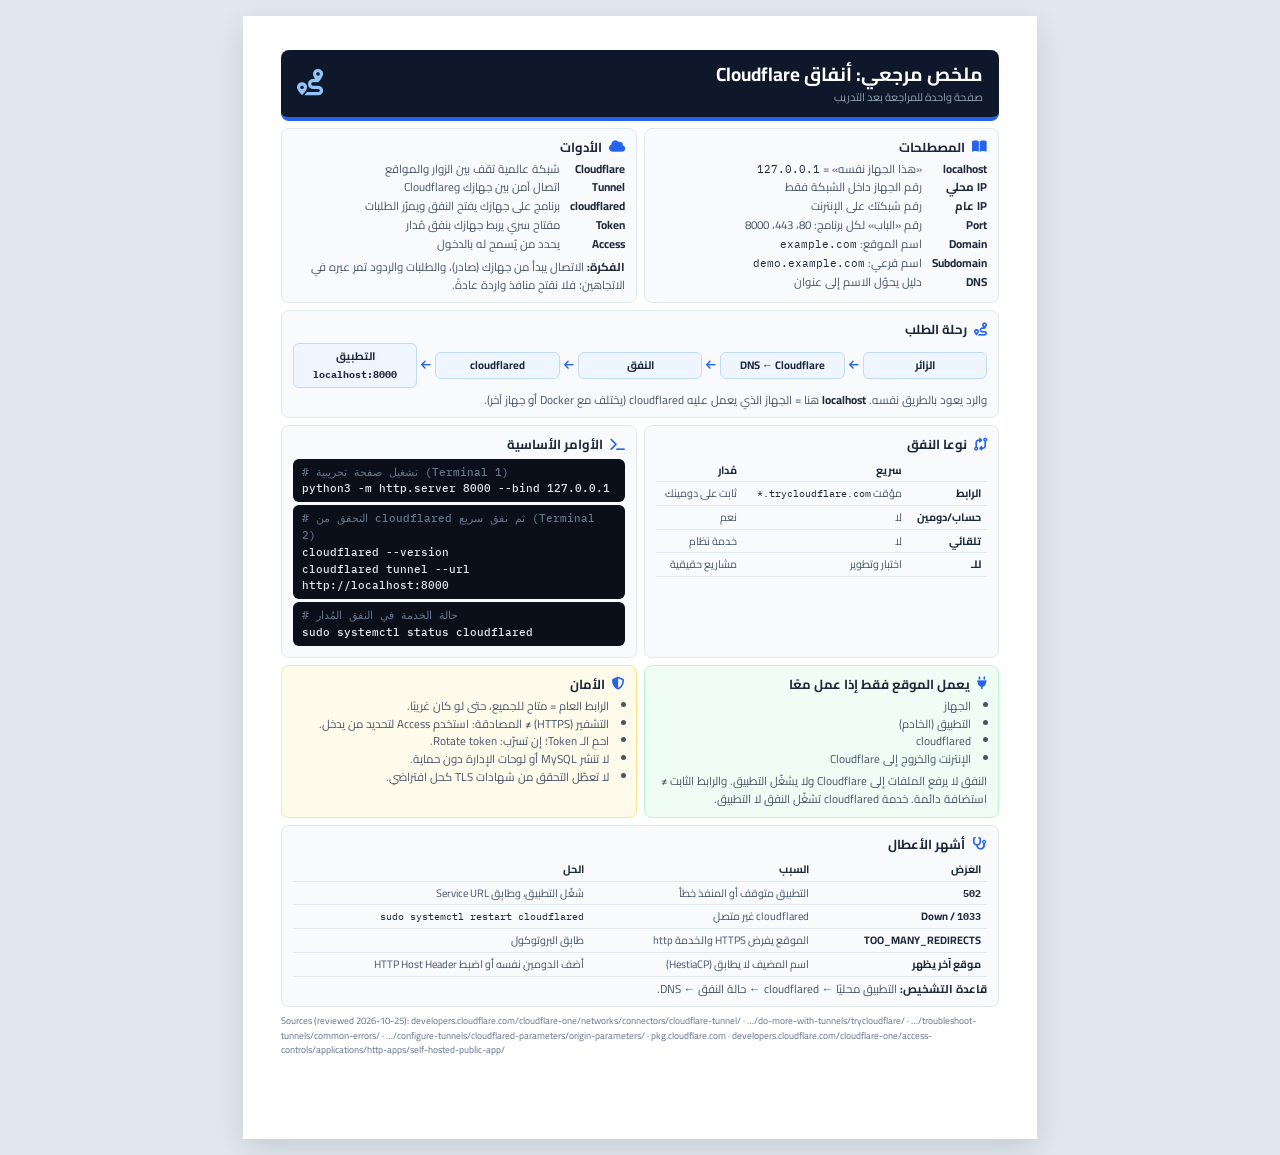
<file: materials/tunnel-summary.html>
<!doctype html>
<html lang="ar" dir="rtl">
<head>
<meta charset="utf-8">
<meta name="viewport" content="width=device-width, initial-scale=1">
<title>ملخص الأنفاق المرجعي</title>
<link rel="stylesheet" href="https://fonts.googleapis.com/css2?family=Cairo:wght@400;600;700;800&family=IBM+Plex+Mono:wght@400;600&display=swap">
<link rel="stylesheet" href="https://cdnjs.cloudflare.com/ajax/libs/font-awesome/6.5.1/css/all.min.css">
<style>
:root{--blue:#2563EB;--blue-l:#EFF6FF;--navy:#0F172A;--head:#1E293B;--text:#475569;--muted:#64748B;--card:#F8FAFC;--line:#E2E8F0;--ink:#0B0F19;--ok:#166534;--ok-bg:#F0FDF4;--warn:#92400E;--warn-bg:#FFFBEB}
*{box-sizing:border-box}
@page{size:A4;margin:10mm}
body{margin:0;background:#E2E8F0;font-family:'Cairo',Tahoma,Arial,sans-serif;color:var(--text);font-size:11.5px;line-height:1.55}
.page{width:210mm;min-height:297mm;margin:16px auto;background:#fff;padding:9mm 10mm;display:flex;flex-direction:column;gap:7px;box-shadow:0 10px 30px rgba(0,0,0,.12)}
.top{background:var(--navy);color:#fff;border-radius:8px;padding:10px 16px;display:flex;justify-content:space-between;align-items:center;border-bottom:4px solid var(--blue)}
.top h1{font-size:19px;margin:0} .top p{margin:0;color:#94A3B8;font-size:11px}
.grid{display:grid;grid-template-columns:1fr 1fr;gap:7px}
.blk{border:1px solid var(--line);border-radius:8px;padding:8px 11px;background:var(--card)}
.blk h2{font-size:13px;color:var(--head);margin:0 0 4px;display:flex;align-items:center;gap:7px}
.blk h2 i{color:var(--blue)}
.full{grid-column:1/-1}
dl{display:grid;grid-template-columns:auto 1fr;gap:1px 10px;margin:0}
dt{font-weight:700;color:var(--head)} dd{margin:0}
.en{direction:ltr;unicode-bidi:isolate;font-family:'IBM Plex Mono',monospace;font-size:.92em;color:var(--head)}
.flow{display:flex;align-items:center;justify-content:space-between;gap:4px;font-size:11px;font-weight:700;color:var(--head)}
.flow span.s{background:var(--blue-l);border:1px solid #BFDBFE;border-radius:6px;padding:4px 8px;text-align:center;flex:1}
.flow i{color:var(--blue)}
table{width:100%;border-collapse:collapse;font-size:10.8px}
th,td{border-bottom:1px solid var(--line);padding:3px 6px;text-align:right;vertical-align:top}
th{color:var(--head)} td:first-child{font-weight:700;color:var(--head)}
.cmd{background:var(--ink);color:#E2E8F0;border-radius:6px;padding:5px 9px;direction:ltr;text-align:left;font:500 10.5px/1.6 'IBM Plex Mono',monospace;margin:3px 0;white-space:pre-wrap}
.cmd .c{color:#64748B}
ul{margin:0;padding-inline-start:16px}
.ok{background:var(--ok-bg);border-color:#BBF7D0} .warn{background:var(--warn-bg);border-color:#FDE68A}
.src{font-size:9.5px;direction:ltr;text-align:left;color:var(--muted);line-height:1.5}
@media print{body{background:#fff}.page{margin:0;box-shadow:none;width:auto;min-height:auto;padding:0}*{-webkit-print-color-adjust:exact;print-color-adjust:exact}}
</style>
</head>
<body>
<div class="page">
  <div class="top"><div><h1>ملخص مرجعي: أنفاق Cloudflare</h1><p>صفحة واحدة للمراجعة بعد التدريب</p></div><i class="fa-solid fa-route" style="font-size:26px;color:#93C5FD"></i></div>

  <div class="grid">
    <div class="blk"><h2><i class="fa-solid fa-book-open"></i>المصطلحات</h2><dl>
      <dt>localhost</dt><dd>«هذا الجهاز نفسه» = <span class="en">127.0.0.1</span></dd>
      <dt>IP محلي</dt><dd>رقم الجهاز داخل الشبكة فقط</dd>
      <dt>IP عام</dt><dd>رقم شبكتك على الإنترنت</dd>
      <dt>Port</dt><dd>رقم «الباب» لكل برنامج: 80، 443، 8000</dd>
      <dt>Domain</dt><dd>اسم الموقع: <span class="en">example.com</span></dd>
      <dt>Subdomain</dt><dd>اسم فرعي: <span class="en">demo.example.com</span></dd>
      <dt>DNS</dt><dd>دليل يحوّل الاسم إلى عنوان</dd>
    </dl></div>
    <div class="blk"><h2><i class="fa-solid fa-cloud"></i>الأدوات</h2><dl>
      <dt>Cloudflare</dt><dd>شبكة عالمية تقف بين الزوار والمواقع</dd>
      <dt>Tunnel</dt><dd>اتصال آمن بين جهازك وCloudflare</dd>
      <dt>cloudflared</dt><dd>برنامج على جهازك يفتح النفق ويمرّر الطلبات</dd>
      <dt>Token</dt><dd>مفتاح سري يربط جهازك بنفق مُدار</dd>
      <dt>Access</dt><dd>يحدد من يُسمح له بالدخول</dd>
    </dl>
    <p style="margin:5px 0 0"><b style="color:var(--head)">الفكرة:</b> الاتصال يبدأ من جهازك (صادر)، والطلبات والردود تمر عبره في الاتجاهين؛ فلا نفتح منافذ واردة عادةً.</p></div>

    <div class="blk full"><h2><i class="fa-solid fa-route"></i>رحلة الطلب</h2>
      <div class="flow"><span class="s">الزائر</span><i class="fa-solid fa-arrow-left"></i><span class="s">DNS ← Cloudflare</span><i class="fa-solid fa-arrow-left"></i><span class="s">النفق</span><i class="fa-solid fa-arrow-left"></i><span class="s">cloudflared</span><i class="fa-solid fa-arrow-left"></i><span class="s">التطبيق <span class="en">localhost:8000</span></span></div>
      <p style="margin:4px 0 0">والرد يعود بالطريق نفسه. <b style="color:var(--head)">localhost</b> هنا = الجهاز الذي يعمل عليه cloudflared (يختلف مع Docker أو جهاز آخر).</p></div>

    <div class="blk"><h2><i class="fa-solid fa-code-compare"></i>نوعا النفق</h2>
      <table><tr><th></th><th>سريع</th><th>مُدار</th></tr>
        <tr><td>الرابط</td><td>مؤقت <span class="en">*.trycloudflare.com</span></td><td>ثابت على دومينك</td></tr>
        <tr><td>حساب/دومين</td><td>لا</td><td>نعم</td></tr>
        <tr><td>تلقائي</td><td>لا</td><td>خدمة نظام</td></tr>
        <tr><td>للـ</td><td>اختبار وتطوير</td><td>مشاريع حقيقية</td></tr></table></div>
    <div class="blk"><h2><i class="fa-solid fa-terminal"></i>الأوامر الأساسية</h2>
      <div class="cmd"><span class="c"># تشغيل صفحة تجريبية (Terminal 1)</span>
python3 -m http.server 8000 --bind 127.0.0.1</div>
      <div class="cmd"><span class="c"># التحقق من cloudflared ثم نفق سريع (Terminal 2)</span>
cloudflared --version
cloudflared tunnel --url http://localhost:8000</div>
      <div class="cmd"><span class="c"># حالة الخدمة في النفق المُدار</span>
sudo systemctl status cloudflared</div></div>

    <div class="blk ok"><h2><i class="fa-solid fa-plug"></i>يعمل الموقع فقط إذا عمل معًا</h2>
      <ul><li>الجهاز</li><li>التطبيق (الخادم)</li><li>cloudflared</li><li>الإنترنت والخروج إلى Cloudflare</li></ul>
      <p style="margin:4px 0 0">النفق لا يرفع الملفات إلى Cloudflare ولا يشغّل التطبيق. والرابط الثابت ≠ استضافة دائمة. خدمة cloudflared تشغّل النفق لا التطبيق.</p></div>
    <div class="blk warn"><h2><i class="fa-solid fa-shield-halved"></i>الأمان</h2>
      <ul><li>الرابط العام = متاح للجميع، حتى لو كان غريبًا.</li><li>التشفير (HTTPS) ≠ المصادقة: استخدم Access لتحديد من يدخل.</li><li>احمِ الـ Token؛ إن تسرّب: Rotate token.</li><li>لا تنشر MySQL أو لوحات الإدارة دون حماية.</li><li>لا تعطّل التحقق من شهادات TLS كحل افتراضي.</li></ul></div>

    <div class="blk full"><h2><i class="fa-solid fa-stethoscope"></i>أشهر الأعطال</h2>
      <table><tr><th>العَرَض</th><th>السبب</th><th>الحل</th></tr>
        <tr><td><span class="en">502</span></td><td>التطبيق متوقف أو المنفذ خطأ</td><td>شغّل التطبيق، وطابِق Service URL</td></tr>
        <tr><td><span class="en">1033</span> / Down</td><td>cloudflared غير متصل</td><td><span class="en">sudo systemctl restart cloudflared</span></td></tr>
        <tr><td>TOO_MANY_REDIRECTS</td><td>الموقع يفرض HTTPS والخدمة http</td><td>طابِق البروتوكول</td></tr>
        <tr><td>موقع آخر يظهر</td><td>اسم المضيف لا يطابق (HestiaCP)</td><td>أضف الدومين نفسه أو اضبط HTTP Host Header</td></tr></table>
      <p style="margin:4px 0 0"><b style="color:var(--head)">قاعدة التشخيص:</b> التطبيق محليًا ← cloudflared ← حالة النفق ← DNS.</p></div>
  </div>

  <div class="src">Sources (reviewed 2026-10-25): developers.cloudflare.com/cloudflare-one/networks/connectors/cloudflare-tunnel/ · …/do-more-with-tunnels/trycloudflare/ · …/troubleshoot-tunnels/common-errors/ · …/configure-tunnels/cloudflared-parameters/origin-parameters/ · pkg.cloudflare.com · developers.cloudflare.com/cloudflare-one/access-controls/applications/http-apps/self-hosted-public-app/</div>
</div>
<script src="../material-phone.js" defer></script></body>
</html>
</file>
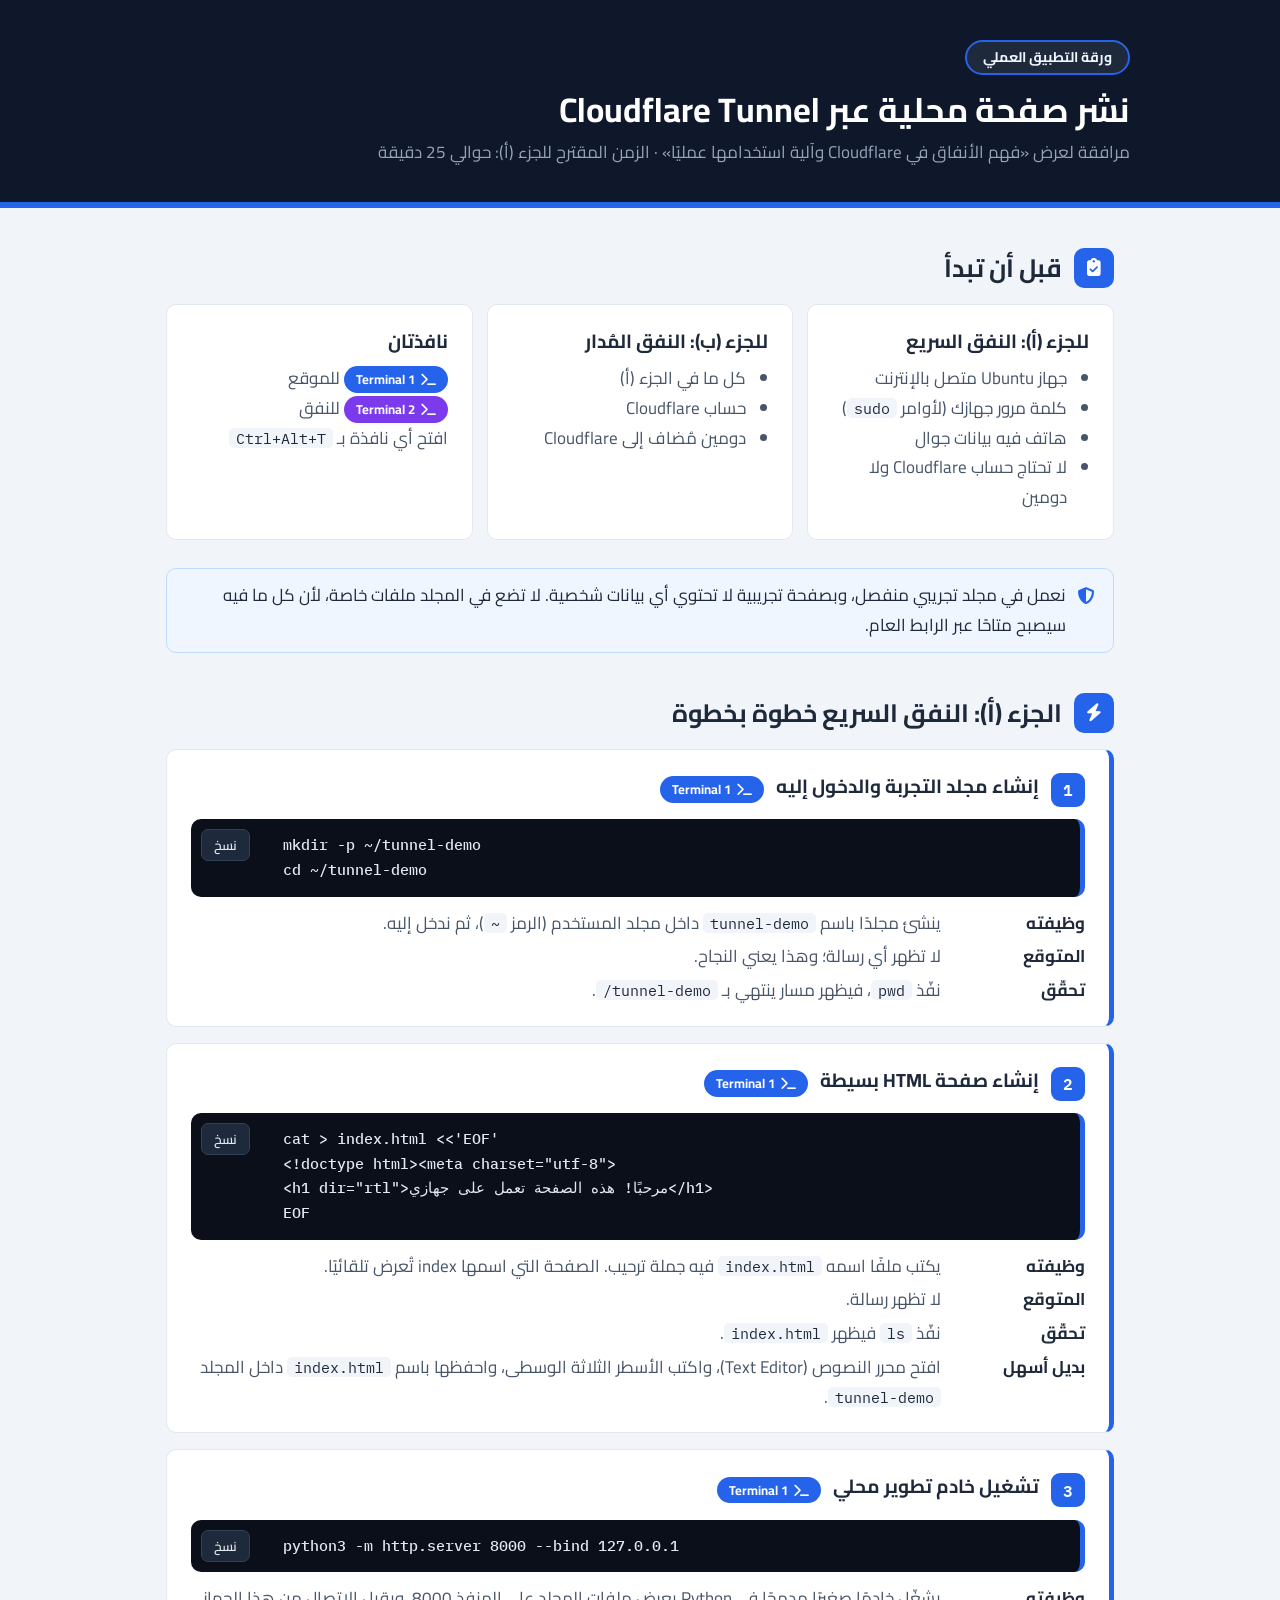
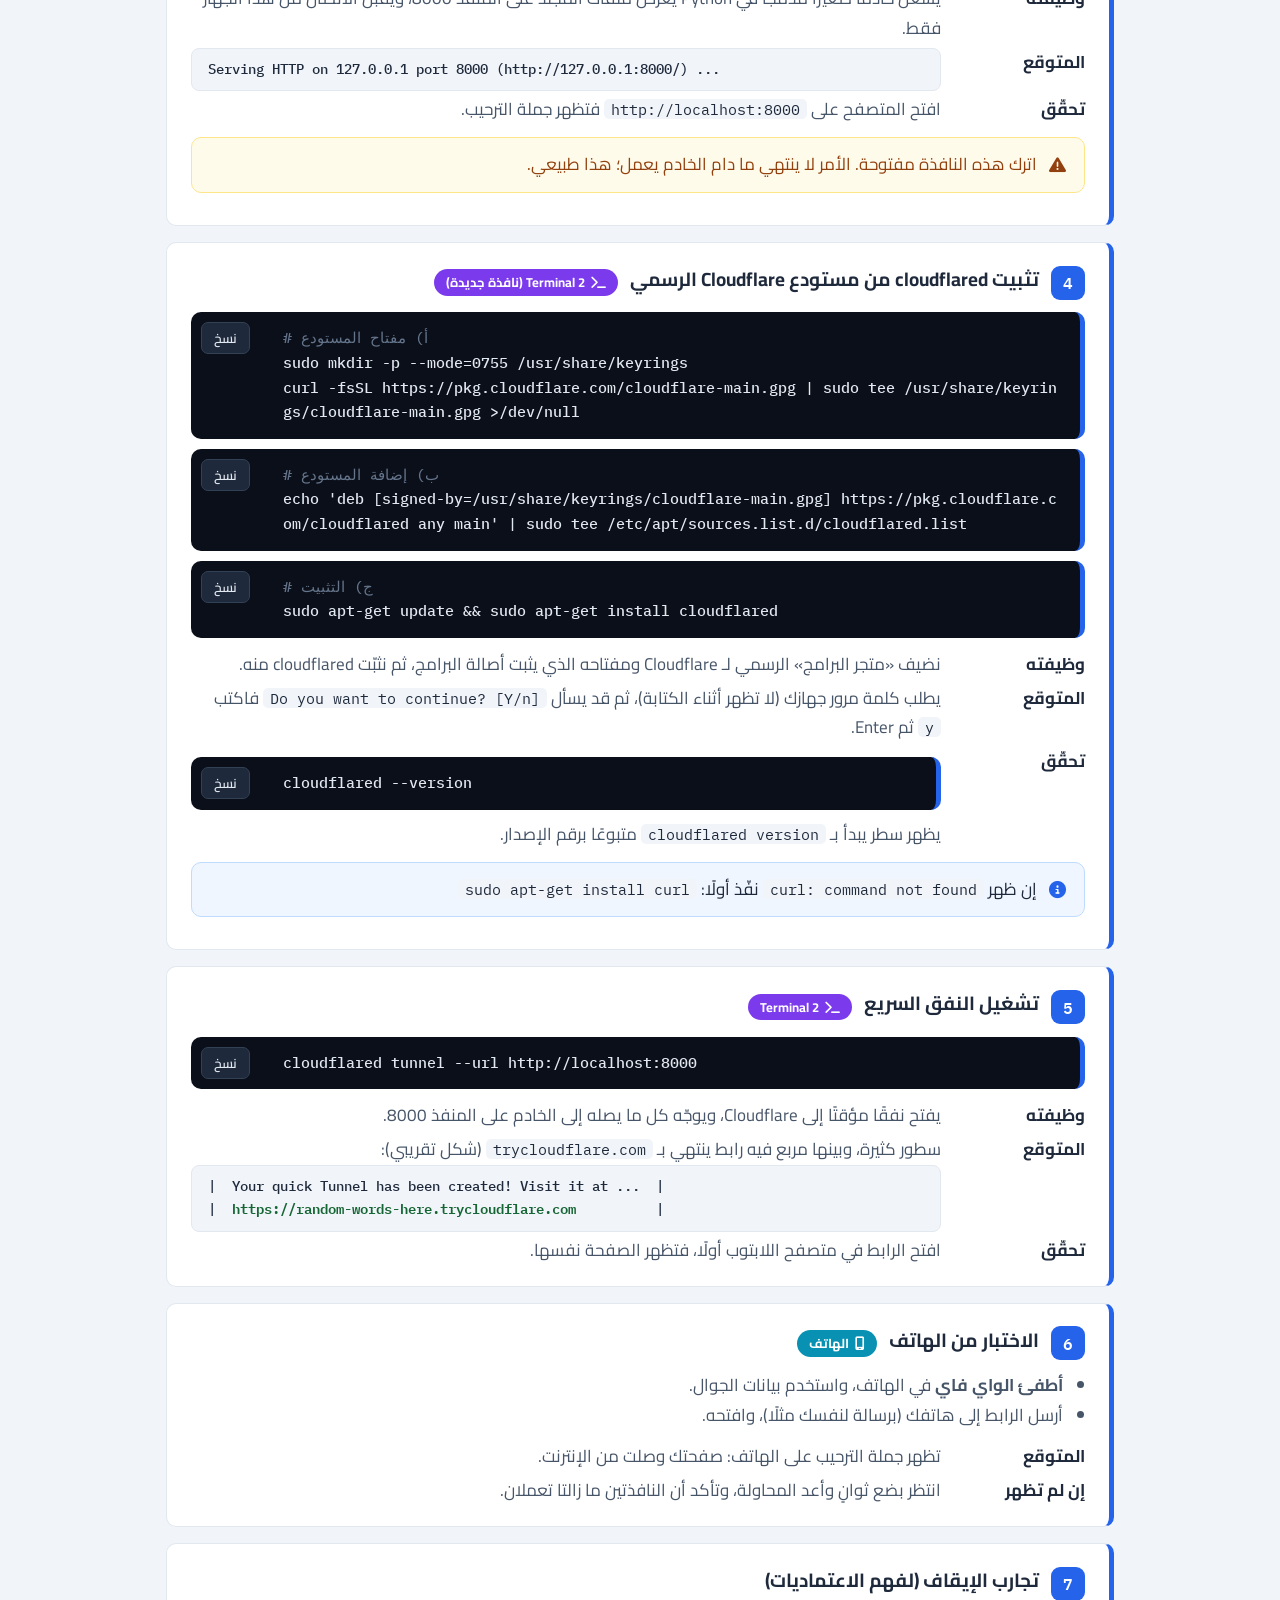
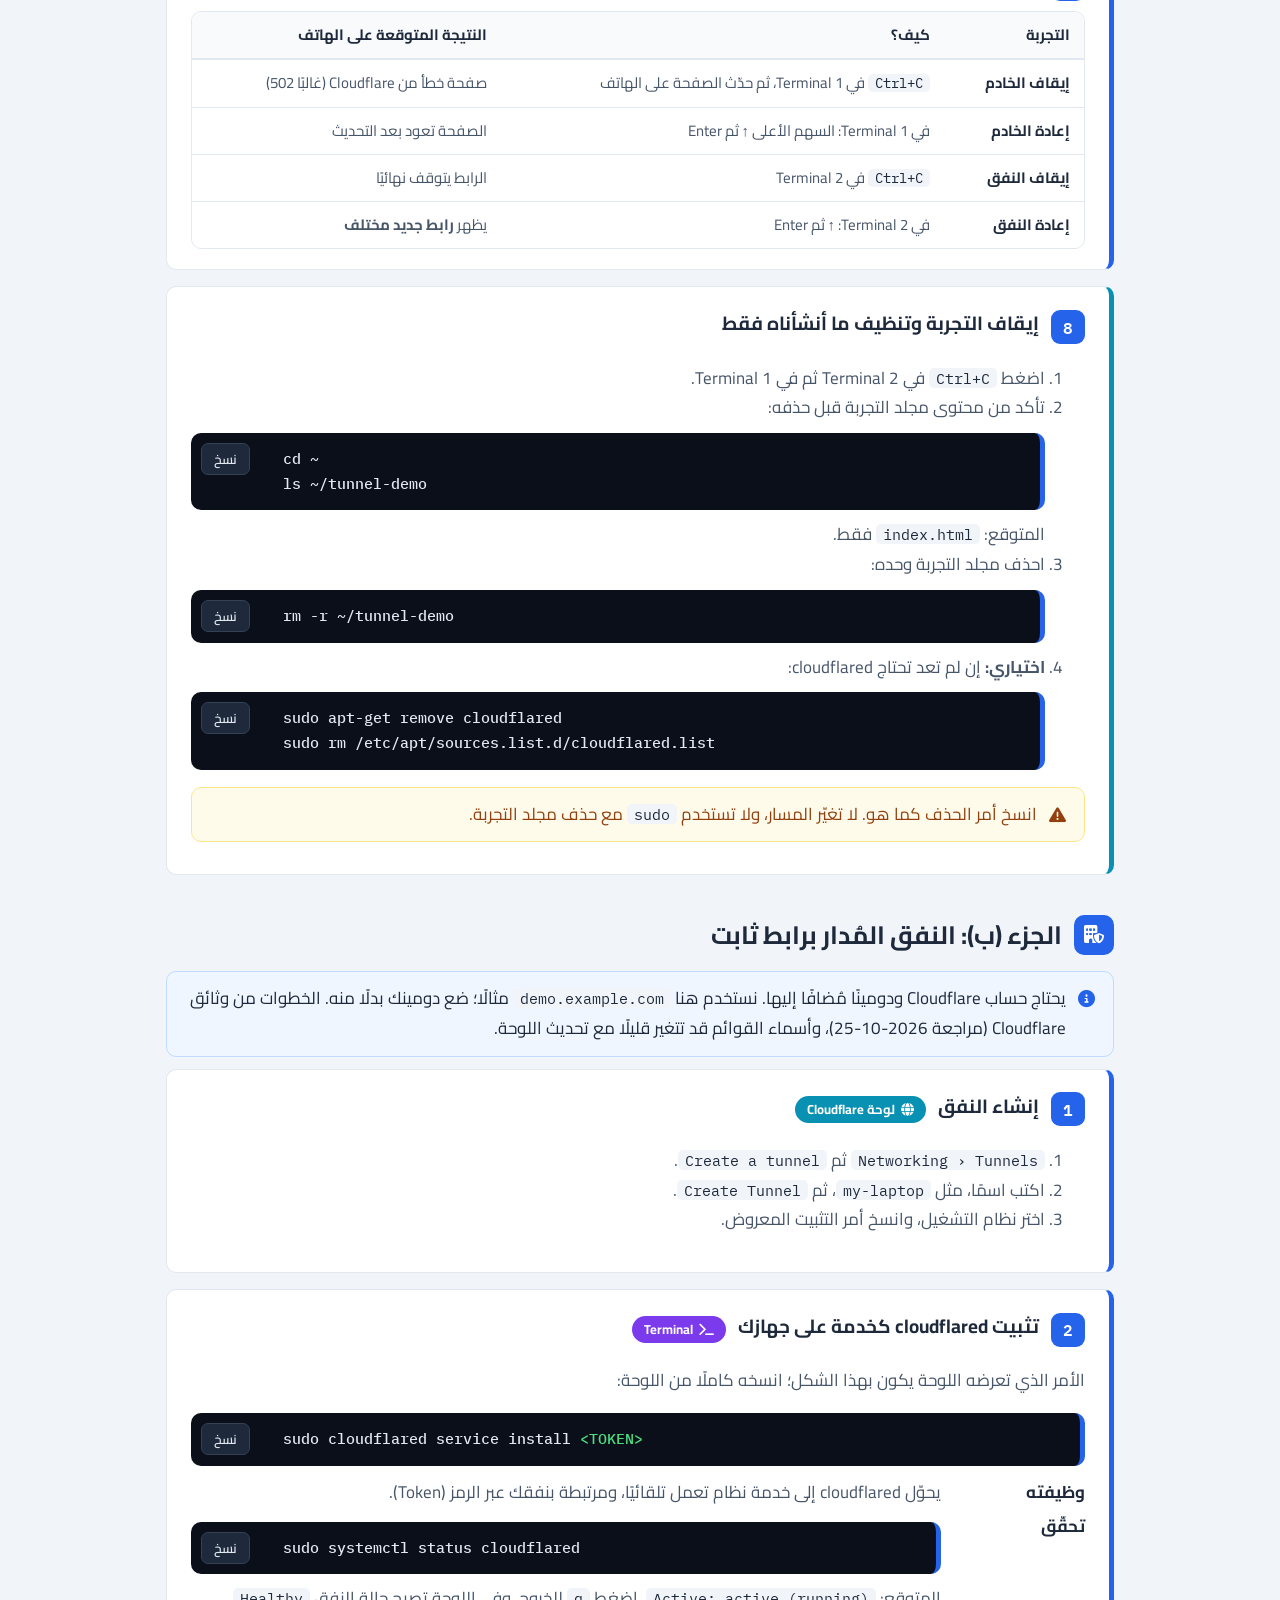
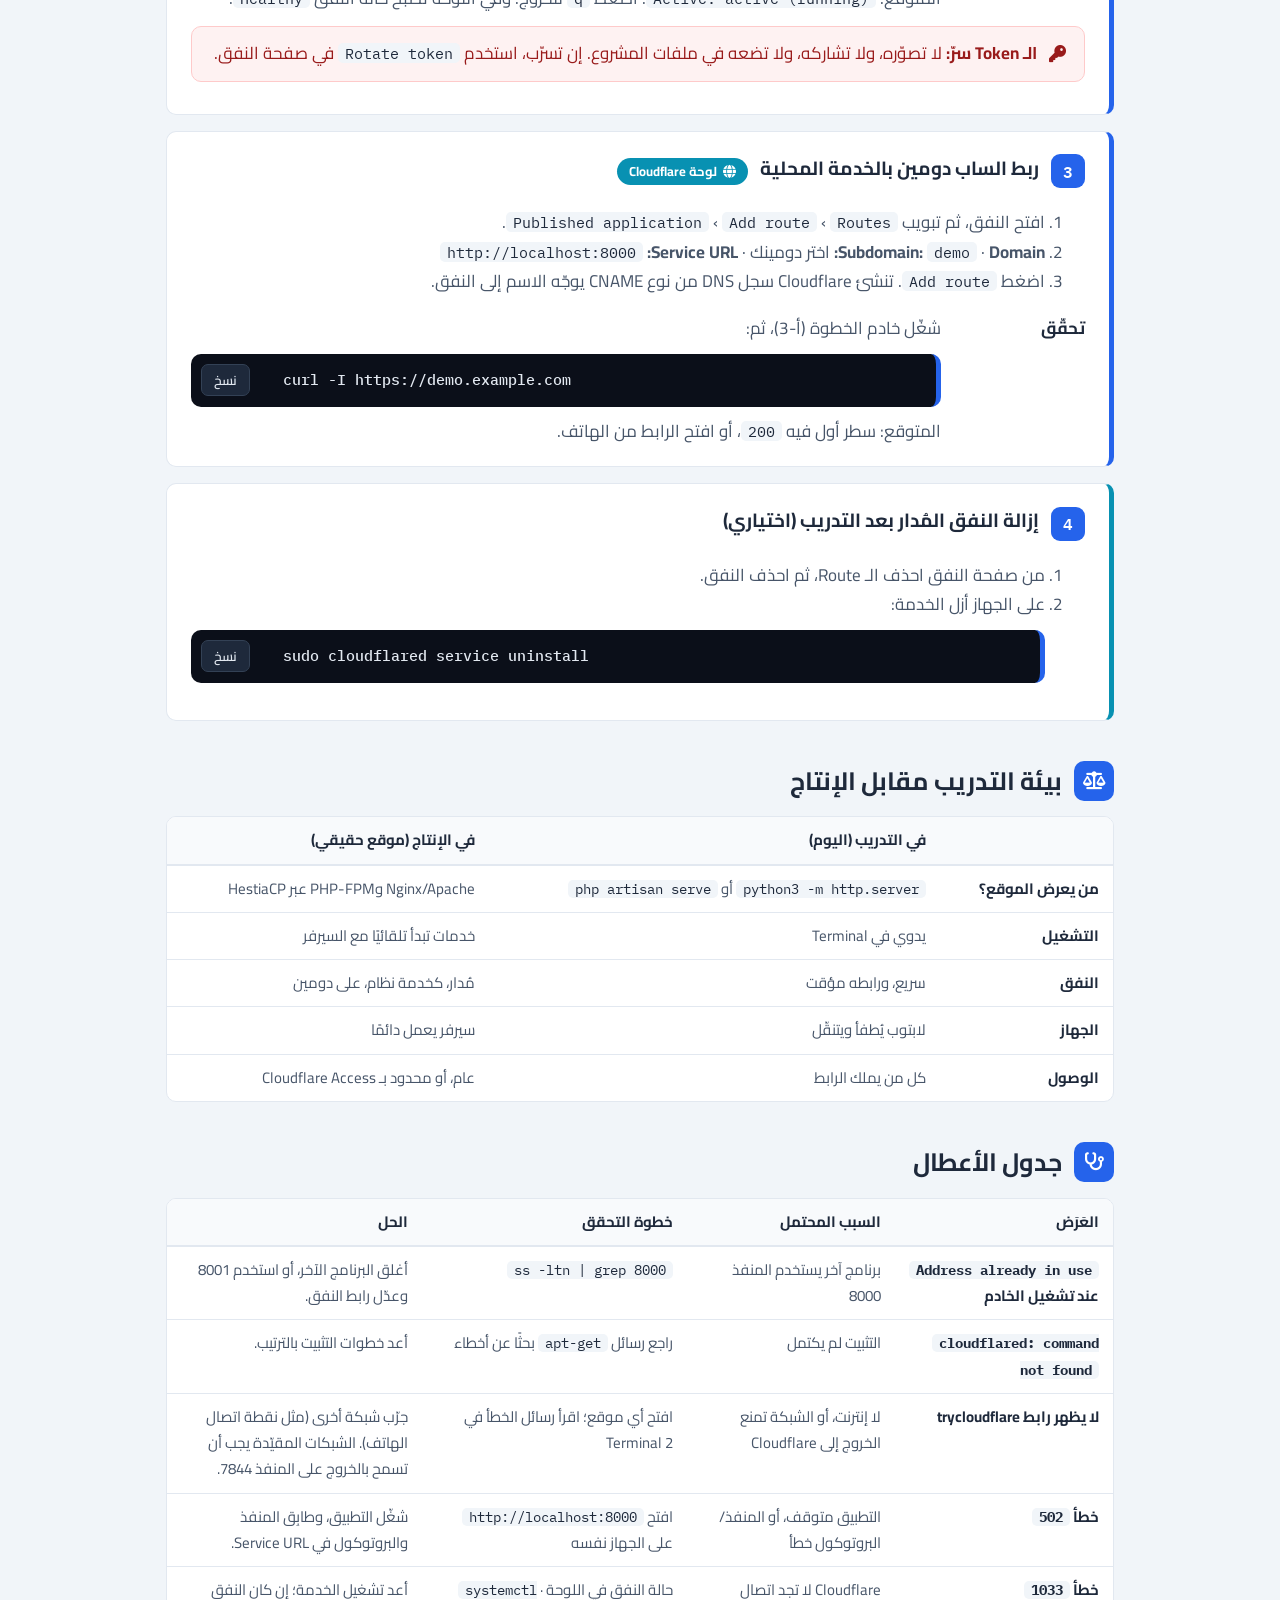
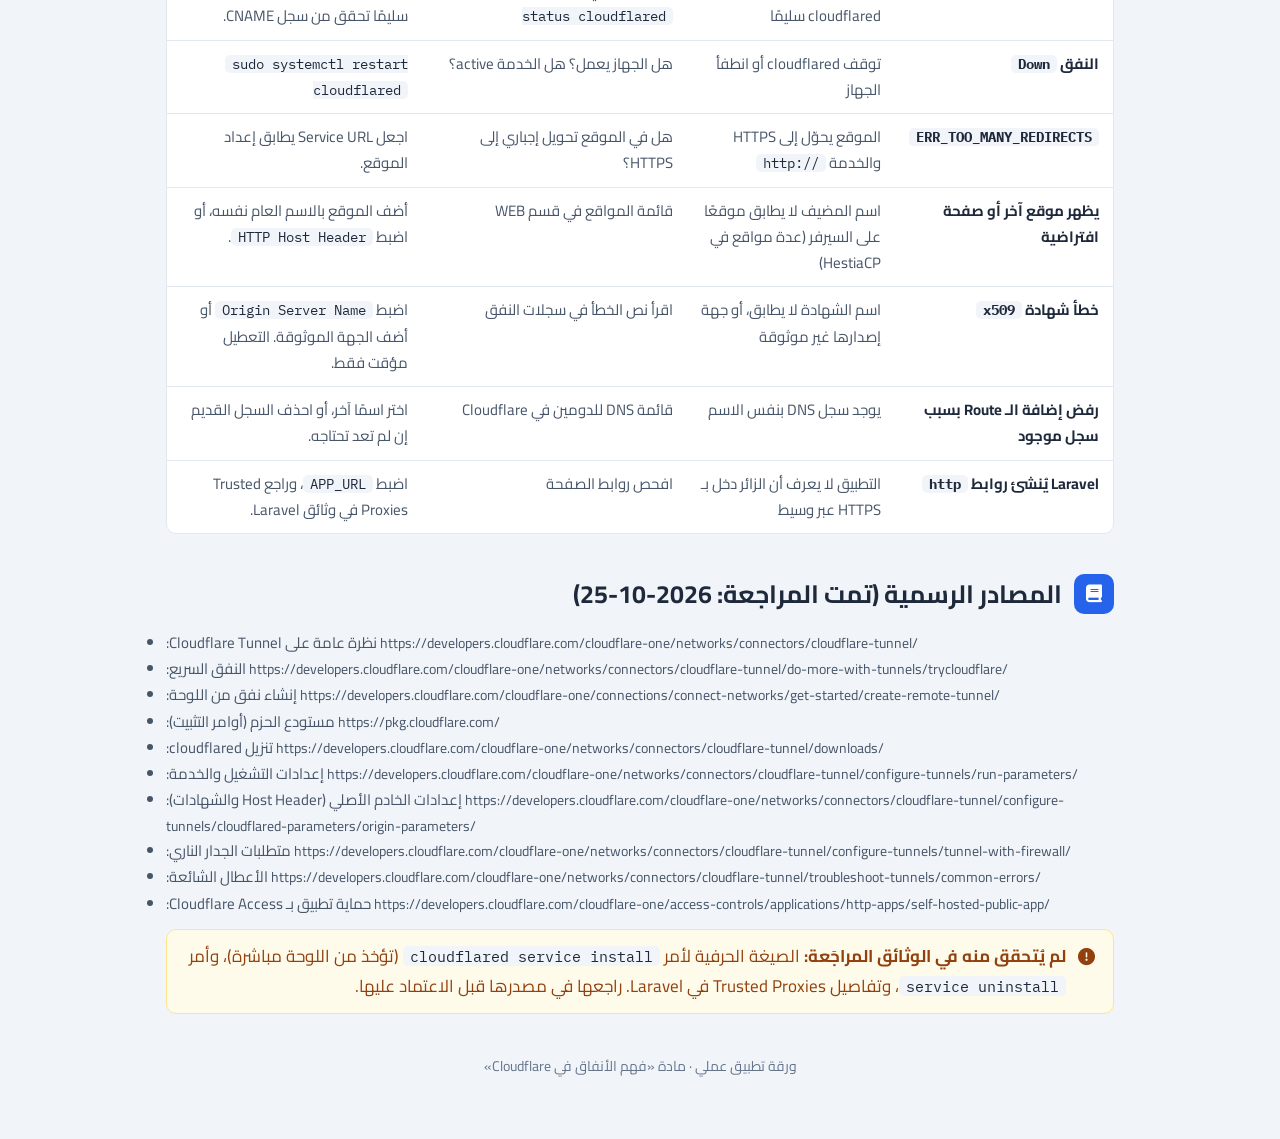
<file: materials/tunnel-worksheet.html>
<!doctype html>
<html lang="ar" dir="rtl">
<head>
<meta charset="utf-8">
<meta name="viewport" content="width=device-width, initial-scale=1">
<title>ورقة التطبيق العملي</title>
<link rel="stylesheet" href="https://fonts.googleapis.com/css2?family=Cairo:wght@400;600;700;800&family=IBM+Plex+Mono:wght@400;600&display=swap">
<link rel="stylesheet" href="https://cdnjs.cloudflare.com/ajax/libs/font-awesome/6.5.1/css/all.min.css">
<style>
:root{--blue:#2563EB;--blue-l:#EFF6FF;--sky:#93C5FD;--navy:#0F172A;--head:#1E293B;--text:#475569;--muted:#64748B;--card:#F8FAFC;--line:#E2E8F0;--ink:#0B0F19;--green:#4ADE80;--ok-bg:#F0FDF4;--ok:#166534;--warn-bg:#FFFBEB;--warn:#92400E;--red-bg:#FEF2F2;--red:#991B1B}
*{box-sizing:border-box}
body{margin:0;background:#F1F5F9;color:var(--text);font-family:'Cairo',Tahoma,Arial,sans-serif;font-size:17px;line-height:1.75}
.wrap{max-width:980px;margin:0 auto;padding:0 16px 60px}
header{background:var(--navy);color:#fff;padding:40px 16px 34px;margin-bottom:28px;border-bottom:6px solid var(--blue)}
header .in{max-width:980px;margin:0 auto}
header .badge{display:inline-block;font-size:14px;font-weight:700;border:2px solid var(--blue);background:#1E293B;border-radius:999px;padding:3px 16px;color:#EFF6FF}
header h1{font-size:34px;line-height:1.35;margin:12px 0 6px}
header p{color:#94A3B8;margin:0}
h2{font-size:25px;color:var(--head);margin:38px 0 14px;display:flex;align-items:center;gap:12px}
h2 .ic{width:40px;height:40px;border-radius:10px;background:var(--blue);color:#fff;display:grid;place-items:center;font-size:18px;flex:none}
h3{font-size:19px;color:var(--head);margin:0 0 6px}
.card{background:#fff;border:1px solid var(--line);border-radius:10px;padding:20px 24px;margin-bottom:16px}
.grid{display:grid;grid-template-columns:repeat(auto-fit,minmax(240px,1fr));gap:14px}
.step{background:#fff;border:1px solid var(--line);border-radius:10px;padding:20px 24px;margin-bottom:16px;border-right:5px solid var(--blue)}
.step .top{display:flex;align-items:center;gap:12px;flex-wrap:wrap;margin-bottom:8px}
.step .n{width:34px;height:34px;border-radius:9px;background:var(--blue);color:#fff;display:grid;place-items:center;font:600 16px 'IBM Plex Mono',monospace;flex:none}
.where{display:inline-flex;align-items:center;gap:6px;font-size:13px;font-weight:700;color:#fff;background:var(--blue);padding:2px 12px;border-radius:999px}
.where.t2{background:#7C3AED} .where.web{background:#0891B2}
dl{display:grid;grid-template-columns:130px 1fr;gap:4px 14px;margin:12px 0 0}
dt{font-weight:700;color:var(--head)} dd{margin:0}
.cmd{position:relative;background:var(--ink);border-right:5px solid var(--blue);border-radius:10px;padding:14px 18px;padding-left:92px;direction:ltr;text-align:left;font:500 14.5px/1.7 'IBM Plex Mono',monospace;color:#E2E8F0;white-space:pre-wrap;word-break:break-all;margin:10px 0}
.cmd .c{color:#64748B} .cmd .g{color:var(--green)}
.copy{position:absolute;left:10px;top:10px;font:600 13px 'Cairo',sans-serif;color:#E2E8F0;background:#1E293B;border:1px solid #334155;border-radius:7px;padding:3px 12px;cursor:pointer}
.copy:hover{background:var(--blue)} .copy.done{background:#166534}
.out{background:#F1F5F9;border:1px solid var(--line);border-radius:8px;padding:10px 16px;direction:ltr;text-align:left;font:500 13.5px/1.6 'IBM Plex Mono',monospace;color:var(--head);white-space:pre;overflow:auto}
.en{direction:ltr;unicode-bidi:isolate;font-family:'IBM Plex Mono',monospace;font-size:.9em;background:#F1F5F9;color:var(--head);padding:0 7px;border-radius:5px}
.box{border-radius:10px;padding:12px 18px;display:flex;gap:12px;align-items:flex-start;margin:12px 0}
.box i{margin-top:6px}
.tip{background:var(--ok-bg);border:1px solid #BBF7D0;color:var(--ok)}
.warn{background:var(--warn-bg);border:1px solid #FDE68A;color:var(--warn)}
.bad{background:var(--red-bg);border:1px solid #FECACA;color:var(--red)}
.info{background:var(--blue-l);border:1px solid #BFDBFE;color:var(--head)} .info i{color:var(--blue)}
table{width:100%;border-collapse:separate;border-spacing:0;background:#fff;border:1px solid var(--line);border-radius:10px;overflow:hidden;font-size:15px}
th{background:var(--card);color:var(--head);text-align:right;padding:10px 14px;border-bottom:2px solid var(--line)}
td{padding:10px 14px;border-bottom:1px solid var(--line);vertical-align:top}
td:first-child{font-weight:700;color:var(--head)}
tr:last-child td{border-bottom:none}
.table-wrap{overflow-x:auto}
ul{margin:6px 0;padding-inline-start:22px}
.src li{direction:ltr;text-align:left;font-size:14px}
.src li span{direction:rtl;display:inline-block;font-family:'Cairo',sans-serif;font-size:15px}
footer{margin-top:40px;color:var(--muted);font-size:14px;text-align:center}
@media print{body{background:#fff}.copy{display:none}header{-webkit-print-color-adjust:exact;print-color-adjust:exact}.step,.card{break-inside:avoid}}
</style>
</head>
<body>
<header><div class="in">
  <span class="badge">ورقة التطبيق العملي</span>
  <h1>نشر صفحة محلية عبر Cloudflare Tunnel</h1>
  <p>مرافقة لعرض «فهم الأنفاق في Cloudflare وآلية استخدامها عمليًا» · الزمن المقترح للجزء (أ): حوالي 25 دقيقة</p>
</div></header>

<div class="wrap">

<h2><span class="ic"><i class="fa-solid fa-clipboard-check"></i></span>قبل أن تبدأ</h2>
<div class="grid">
  <div class="card"><h3>للجزء (أ): النفق السريع</h3><ul><li>جهاز Ubuntu متصل بالإنترنت</li><li>كلمة مرور جهازك (لأوامر <span class="en">sudo</span>)</li><li>هاتف فيه بيانات جوال</li><li>لا تحتاج حساب Cloudflare ولا دومين</li></ul></div>
  <div class="card"><h3>للجزء (ب): النفق المُدار</h3><ul><li>كل ما في الجزء (أ)</li><li>حساب Cloudflare</li><li>دومين مُضاف إلى Cloudflare</li></ul></div>
  <div class="card"><h3>نافذتان</h3><p style="margin:0"><span class="where"><i class="fa-solid fa-terminal"></i> Terminal 1</span> للموقع<br><span class="where t2"><i class="fa-solid fa-terminal"></i> Terminal 2</span> للنفق<br>افتح أي نافذة بـ <span class="en">Ctrl+Alt+T</span></p></div>
</div>
<div class="box info"><i class="fa-solid fa-shield-halved"></i><div>نعمل في مجلد تجريبي منفصل، وبصفحة تجريبية لا تحتوي أي بيانات شخصية. لا تضع في المجلد ملفات خاصة، لأن كل ما فيه سيصبح متاحًا عبر الرابط العام.</div></div>

<h2><span class="ic"><i class="fa-solid fa-bolt"></i></span>الجزء (أ): النفق السريع خطوة بخطوة</h2>

<div class="step">
  <div class="top"><span class="n">1</span><h3>إنشاء مجلد التجربة والدخول إليه</h3><span class="where"><i class="fa-solid fa-terminal"></i> Terminal 1</span></div>
  <div class="cmd"><button class="copy">نسخ</button>mkdir -p ~/tunnel-demo
cd ~/tunnel-demo</div>
  <dl><dt>وظيفته</dt><dd>ينشئ مجلدًا باسم <span class="en">tunnel-demo</span> داخل مجلد المستخدم (الرمز <span class="en">~</span>)، ثم ندخل إليه.</dd>
  <dt>المتوقع</dt><dd>لا تظهر أي رسالة؛ وهذا يعني النجاح.</dd>
  <dt>تحقّق</dt><dd>نفّذ <span class="en">pwd</span>، فيظهر مسار ينتهي بـ <span class="en">/tunnel-demo</span>.</dd></dl>
</div>

<div class="step">
  <div class="top"><span class="n">2</span><h3>إنشاء صفحة HTML بسيطة</h3><span class="where"><i class="fa-solid fa-terminal"></i> Terminal 1</span></div>
  <div class="cmd"><button class="copy">نسخ</button>cat &gt; index.html &lt;&lt;'EOF'
&lt;!doctype html&gt;&lt;meta charset="utf-8"&gt;
&lt;h1 dir="rtl"&gt;مرحبًا! هذه الصفحة تعمل على جهازي&lt;/h1&gt;
EOF</div>
  <dl><dt>وظيفته</dt><dd>يكتب ملفًا اسمه <span class="en">index.html</span> فيه جملة ترحيب. الصفحة التي اسمها index تُعرض تلقائيًا.</dd>
  <dt>المتوقع</dt><dd>لا تظهر رسالة.</dd>
  <dt>تحقّق</dt><dd>نفّذ <span class="en">ls</span> فيظهر <span class="en">index.html</span>.</dd>
  <dt>بديل أسهل</dt><dd>افتح محرر النصوص (Text Editor)، واكتب الأسطر الثلاثة الوسطى، واحفظها باسم <span class="en">index.html</span> داخل المجلد <span class="en">tunnel-demo</span>.</dd></dl>
</div>

<div class="step">
  <div class="top"><span class="n">3</span><h3>تشغيل خادم تطوير محلي</h3><span class="where"><i class="fa-solid fa-terminal"></i> Terminal 1</span></div>
  <div class="cmd"><button class="copy">نسخ</button>python3 -m http.server 8000 --bind 127.0.0.1</div>
  <dl><dt>وظيفته</dt><dd>يشغّل خادمًا صغيرًا مدمجًا في Python يعرض ملفات المجلد على المنفذ 8000، ويقبل الاتصال من هذا الجهاز فقط.</dd>
  <dt>المتوقع</dt><dd><div class="out">Serving HTTP on 127.0.0.1 port 8000 (http://127.0.0.1:8000/) ...</div></dd>
  <dt>تحقّق</dt><dd>افتح المتصفح على <span class="en">http://localhost:8000</span> فتظهر جملة الترحيب.</dd></dl>
  <div class="box warn"><i class="fa-solid fa-triangle-exclamation"></i><div>اترك هذه النافذة مفتوحة. الأمر لا ينتهي ما دام الخادم يعمل؛ هذا طبيعي.</div></div>
</div>

<div class="step">
  <div class="top"><span class="n">4</span><h3>تثبيت cloudflared من مستودع Cloudflare الرسمي</h3><span class="where t2"><i class="fa-solid fa-terminal"></i> Terminal 2 (نافذة جديدة)</span></div>
  <div class="cmd"><button class="copy">نسخ</button><span class="c"># أ) مفتاح المستودع</span>
sudo mkdir -p --mode=0755 /usr/share/keyrings
curl -fsSL https://pkg.cloudflare.com/cloudflare-main.gpg | sudo tee /usr/share/keyrings/cloudflare-main.gpg &gt;/dev/null</div>
  <div class="cmd"><button class="copy">نسخ</button><span class="c"># ب) إضافة المستودع</span>
echo 'deb [signed-by=/usr/share/keyrings/cloudflare-main.gpg] https://pkg.cloudflare.com/cloudflared any main' | sudo tee /etc/apt/sources.list.d/cloudflared.list</div>
  <div class="cmd"><button class="copy">نسخ</button><span class="c"># ج) التثبيت</span>
sudo apt-get update &amp;&amp; sudo apt-get install cloudflared</div>
  <dl><dt>وظيفته</dt><dd>نضيف «متجر البرامج» الرسمي لـ Cloudflare ومفتاحه الذي يثبت أصالة البرامج، ثم نثبّت cloudflared منه.</dd>
  <dt>المتوقع</dt><dd>يطلب كلمة مرور جهازك (لا تظهر أثناء الكتابة)، ثم قد يسأل <span class="en">Do you want to continue? [Y/n]</span> فاكتب <span class="en">y</span> ثم Enter.</dd>
  <dt>تحقّق</dt><dd><div class="cmd"><button class="copy">نسخ</button>cloudflared --version</div>يظهر سطر يبدأ بـ <span class="en">cloudflared version</span> متبوعًا برقم الإصدار.</dd></dl>
  <div class="box info"><i class="fa-solid fa-circle-info"></i><div>إن ظهر <span class="en">curl: command not found</span> نفّذ أولًا: <span class="en">sudo apt-get install curl</span></div></div>
</div>

<div class="step">
  <div class="top"><span class="n">5</span><h3>تشغيل النفق السريع</h3><span class="where t2"><i class="fa-solid fa-terminal"></i> Terminal 2</span></div>
  <div class="cmd"><button class="copy">نسخ</button>cloudflared tunnel --url http://localhost:8000</div>
  <dl><dt>وظيفته</dt><dd>يفتح نفقًا مؤقتًا إلى Cloudflare، ويوجّه كل ما يصله إلى الخادم على المنفذ 8000.</dd>
  <dt>المتوقع</dt><dd>سطور كثيرة، وبينها مربع فيه رابط ينتهي بـ <span class="en">trycloudflare.com</span> (شكل تقريبي):<div class="out">|  Your quick Tunnel has been created! Visit it at ...  |
|  <span style="color:var(--ok);font-weight:600">https://random-words-here.trycloudflare.com</span>          |</div></dd>
  <dt>تحقّق</dt><dd>افتح الرابط في متصفح اللابتوب أولًا، فتظهر الصفحة نفسها.</dd></dl>
</div>

<div class="step">
  <div class="top"><span class="n">6</span><h3>الاختبار من الهاتف</h3><span class="where web"><i class="fa-solid fa-mobile-screen"></i> الهاتف</span></div>
  <ul><li><b>أطفئ الواي فاي</b> في الهاتف، واستخدم بيانات الجوال.</li><li>أرسل الرابط إلى هاتفك (برسالة لنفسك مثلًا)، وافتحه.</li></ul>
  <dl><dt>المتوقع</dt><dd>تظهر جملة الترحيب على الهاتف: صفحتك وصلت من الإنترنت.</dd>
  <dt>إن لم تظهر</dt><dd>انتظر بضع ثوانٍ وأعد المحاولة، وتأكد أن النافذتين ما زالتا تعملان.</dd></dl>
</div>

<div class="step">
  <div class="top"><span class="n">7</span><h3>تجارب الإيقاف (لفهم الاعتماديات)</h3></div>
  <div class="table-wrap"><table>
    <thead><tr><th>التجربة</th><th>كيف؟</th><th>النتيجة المتوقعة على الهاتف</th></tr></thead>
    <tbody>
      <tr><td>إيقاف الخادم</td><td><span class="en">Ctrl+C</span> في Terminal 1، ثم حدّث الصفحة على الهاتف</td><td>صفحة خطأ من Cloudflare (غالبًا 502)</td></tr>
      <tr><td>إعادة الخادم</td><td>في Terminal 1: السهم الأعلى ↑ ثم Enter</td><td>الصفحة تعود بعد التحديث</td></tr>
      <tr><td>إيقاف النفق</td><td><span class="en">Ctrl+C</span> في Terminal 2</td><td>الرابط يتوقف نهائيًا</td></tr>
      <tr><td>إعادة النفق</td><td>في Terminal 2: ↑ ثم Enter</td><td>يظهر <b>رابط جديد مختلف</b></td></tr>
    </tbody>
  </table></div>
</div>

<div class="step" style="border-right-color:#0891B2">
  <div class="top"><span class="n">8</span><h3>إيقاف التجربة وتنظيف ما أنشأناه فقط</h3></div>
  <ol>
    <li>اضغط <span class="en">Ctrl+C</span> في Terminal 2 ثم في Terminal 1.</li>
    <li>تأكد من محتوى مجلد التجربة قبل حذفه:<div class="cmd"><button class="copy">نسخ</button>cd ~
ls ~/tunnel-demo</div>المتوقع: <span class="en">index.html</span> فقط.</li>
    <li>احذف مجلد التجربة وحده:<div class="cmd"><button class="copy">نسخ</button>rm -r ~/tunnel-demo</div></li>
    <li><b>اختياري:</b> إن لم تعد تحتاج cloudflared:<div class="cmd"><button class="copy">نسخ</button>sudo apt-get remove cloudflared
sudo rm /etc/apt/sources.list.d/cloudflared.list</div></li>
  </ol>
  <div class="box warn"><i class="fa-solid fa-triangle-exclamation"></i><div>انسخ أمر الحذف كما هو. لا تغيّر المسار، ولا تستخدم <span class="en">sudo</span> مع حذف مجلد التجربة.</div></div>
</div>

<h2><span class="ic"><i class="fa-solid fa-building-shield"></i></span>الجزء (ب): النفق المُدار برابط ثابت</h2>
<div class="box info"><i class="fa-solid fa-circle-info"></i><div>يحتاج حساب Cloudflare ودومينًا مُضافًا إليها. نستخدم هنا <span class="en">demo.example.com</span> مثالًا؛ ضع دومينك بدلًا منه. الخطوات من وثائق Cloudflare (مراجعة 2026-10-25)، وأسماء القوائم قد تتغير قليلًا مع تحديث اللوحة.</div></div>

<div class="step">
  <div class="top"><span class="n">1</span><h3>إنشاء النفق</h3><span class="where web"><i class="fa-solid fa-globe"></i> لوحة Cloudflare</span></div>
  <ol><li><span class="en">Networking › Tunnels</span> ثم <span class="en">Create a tunnel</span>.</li><li>اكتب اسمًا، مثل <span class="en">my-laptop</span>، ثم <span class="en">Create Tunnel</span>.</li><li>اختر نظام التشغيل، وانسخ أمر التثبيت المعروض.</li></ol>
</div>

<div class="step">
  <div class="top"><span class="n">2</span><h3>تثبيت cloudflared كخدمة على جهازك</h3><span class="where t2"><i class="fa-solid fa-terminal"></i> Terminal</span></div>
  <p>الأمر الذي تعرضه اللوحة يكون بهذا الشكل؛ انسخه كاملًا من اللوحة:</p>
  <div class="cmd"><button class="copy">نسخ</button>sudo cloudflared service install <span class="g">&lt;TOKEN&gt;</span></div>
  <dl><dt>وظيفته</dt><dd>يحوّل cloudflared إلى خدمة نظام تعمل تلقائيًا، ومرتبطة بنفقك عبر الرمز (Token).</dd>
  <dt>تحقّق</dt><dd><div class="cmd"><button class="copy">نسخ</button>sudo systemctl status cloudflared</div>المتوقع: <span class="en">Active: active (running)</span>. اضغط <span class="en">q</span> للخروج. وفي اللوحة تصبح حالة النفق <span class="en">Healthy</span>.</dd></dl>
  <div class="box bad"><i class="fa-solid fa-key"></i><div><b>الـ Token سرّ:</b> لا تصوّره، ولا تشاركه، ولا تضعه في ملفات المشروع. إن تسرّب، استخدم <span class="en">Rotate token</span> في صفحة النفق.</div></div>
</div>

<div class="step">
  <div class="top"><span class="n">3</span><h3>ربط الساب دومين بالخدمة المحلية</h3><span class="where web"><i class="fa-solid fa-globe"></i> لوحة Cloudflare</span></div>
  <ol><li>افتح النفق، ثم تبويب <span class="en">Routes</span> › <span class="en">Add route</span> › <span class="en">Published application</span>.</li>
  <li><b>Subdomain:</b> <span class="en">demo</span> · <b>Domain:</b> اختر دومينك · <b>Service URL:</b> <span class="en">http://localhost:8000</span></li>
  <li>اضغط <span class="en">Add route</span>. تنشئ Cloudflare سجل DNS من نوع CNAME يوجّه الاسم إلى النفق.</li></ol>
  <dl><dt>تحقّق</dt><dd>شغّل خادم الخطوة (أ-3)، ثم:<div class="cmd"><button class="copy">نسخ</button>curl -I https://demo.example.com</div>المتوقع: سطر أول فيه <span class="en">200</span>، أو افتح الرابط من الهاتف.</dd></dl>
</div>

<div class="step" style="border-right-color:#0891B2">
  <div class="top"><span class="n">4</span><h3>إزالة النفق المُدار بعد التدريب (اختياري)</h3></div>
  <ol><li>من صفحة النفق احذف الـ Route، ثم احذف النفق.</li><li>على الجهاز أزل الخدمة:<div class="cmd"><button class="copy">نسخ</button>sudo cloudflared service uninstall</div></li></ol>
</div>

<h2><span class="ic"><i class="fa-solid fa-scale-balanced"></i></span>بيئة التدريب مقابل الإنتاج</h2>
<div class="table-wrap"><table>
  <thead><tr><th></th><th>في التدريب (اليوم)</th><th>في الإنتاج (موقع حقيقي)</th></tr></thead>
  <tbody>
    <tr><td>من يعرض الموقع؟</td><td><span class="en">python3 -m http.server</span> أو <span class="en">php artisan serve</span></td><td>Nginx/Apache وPHP-FPM عبر HestiaCP</td></tr>
    <tr><td>التشغيل</td><td>يدوي في Terminal</td><td>خدمات تبدأ تلقائيًا مع السيرفر</td></tr>
    <tr><td>النفق</td><td>سريع، ورابطه مؤقت</td><td>مُدار، كخدمة نظام، على دومين</td></tr>
    <tr><td>الجهاز</td><td>لابتوب يُطفأ ويتنقّل</td><td>سيرفر يعمل دائمًا</td></tr>
    <tr><td>الوصول</td><td>كل من يملك الرابط</td><td>عام، أو محدود بـ Cloudflare Access</td></tr>
  </tbody>
</table></div>

<h2 id="trouble"><span class="ic"><i class="fa-solid fa-stethoscope"></i></span>جدول الأعطال</h2>
<div class="table-wrap"><table>
  <thead><tr><th style="width:18%">العَرَض</th><th style="width:22%">السبب المحتمل</th><th style="width:28%">خطوة التحقق</th><th>الحل</th></tr></thead>
  <tbody>
    <tr><td><span class="en">Address already in use</span> عند تشغيل الخادم</td><td>برنامج آخر يستخدم المنفذ 8000</td><td><span class="en">ss -ltn | grep 8000</span></td><td>أغلق البرنامج الآخر، أو استخدم 8001 وعدّل رابط النفق.</td></tr>
    <tr><td><span class="en">cloudflared: command not found</span></td><td>التثبيت لم يكتمل</td><td>راجع رسائل <span class="en">apt-get</span> بحثًا عن أخطاء</td><td>أعد خطوات التثبيت بالترتيب.</td></tr>
    <tr><td>لا يظهر رابط trycloudflare</td><td>لا إنترنت، أو الشبكة تمنع الخروج إلى Cloudflare</td><td>افتح أي موقع؛ اقرأ رسائل الخطأ في Terminal 2</td><td>جرّب شبكة أخرى (مثل نقطة اتصال الهاتف). الشبكات المقيّدة يجب أن تسمح بالخروج على المنفذ 7844.</td></tr>
    <tr><td>خطأ <span class="en">502</span></td><td>التطبيق متوقف، أو المنفذ/البروتوكول خطأ</td><td>افتح <span class="en">http://localhost:8000</span> على الجهاز نفسه</td><td>شغّل التطبيق، وطابِق المنفذ والبروتوكول في Service URL.</td></tr>
    <tr><td>خطأ <span class="en">1033</span></td><td>Cloudflare لا تجد اتصال cloudflared سليمًا</td><td>حالة النفق في اللوحة · <span class="en">systemctl status cloudflared</span></td><td>أعد تشغيل الخدمة؛ إن كان النفق سليمًا تحقق من سجل CNAME.</td></tr>
    <tr><td>النفق <span class="en">Down</span></td><td>توقف cloudflared أو انطفأ الجهاز</td><td>هل الجهاز يعمل؟ هل الخدمة active؟</td><td><span class="en">sudo systemctl restart cloudflared</span></td></tr>
    <tr><td><span class="en">ERR_TOO_MANY_REDIRECTS</span></td><td>الموقع يحوّل إلى HTTPS والخدمة <span class="en">http://</span></td><td>هل في الموقع تحويل إجباري إلى HTTPS؟</td><td>اجعل Service URL يطابق إعداد الموقع.</td></tr>
    <tr><td>يظهر موقع آخر أو صفحة افتراضية</td><td>اسم المضيف لا يطابق موقعًا على السيرفر (عدة مواقع في HestiaCP)</td><td>قائمة المواقع في قسم WEB</td><td>أضف الموقع بالاسم العام نفسه، أو اضبط <span class="en">HTTP Host Header</span>.</td></tr>
    <tr><td>خطأ شهادة <span class="en">x509</span></td><td>اسم الشهادة لا يطابق، أو جهة إصدارها غير موثوقة</td><td>اقرأ نص الخطأ في سجلات النفق</td><td>اضبط <span class="en">Origin Server Name</span> أو أضف الجهة الموثوقة. التعطيل مؤقت فقط.</td></tr>
    <tr><td>رفض إضافة الـ Route بسبب سجل موجود</td><td>يوجد سجل DNS بنفس الاسم</td><td>قائمة DNS للدومين في Cloudflare</td><td>اختر اسمًا آخر، أو احذف السجل القديم إن لم تعد تحتاجه.</td></tr>
    <tr><td>Laravel يُنشئ روابط <span class="en">http</span></td><td>التطبيق لا يعرف أن الزائر دخل بـ HTTPS عبر وسيط</td><td>افحص روابط الصفحة</td><td>اضبط <span class="en">APP_URL</span>، وراجع Trusted Proxies في وثائق Laravel.</td></tr>
  </tbody>
</table></div>

<h2><span class="ic"><i class="fa-solid fa-book"></i></span>المصادر الرسمية (تمت المراجعة: 2026-10-25)</h2>
<ul class="src">
  <li><span>نظرة عامة على Cloudflare Tunnel:</span> https://developers.cloudflare.com/cloudflare-one/networks/connectors/cloudflare-tunnel/</li>
  <li><span>النفق السريع:</span> https://developers.cloudflare.com/cloudflare-one/networks/connectors/cloudflare-tunnel/do-more-with-tunnels/trycloudflare/</li>
  <li><span>إنشاء نفق من اللوحة:</span> https://developers.cloudflare.com/cloudflare-one/connections/connect-networks/get-started/create-remote-tunnel/</li>
  <li><span>مستودع الحزم (أوامر التثبيت):</span> https://pkg.cloudflare.com/</li>
  <li><span>تنزيل cloudflared:</span> https://developers.cloudflare.com/cloudflare-one/networks/connectors/cloudflare-tunnel/downloads/</li>
  <li><span>إعدادات التشغيل والخدمة:</span> https://developers.cloudflare.com/cloudflare-one/networks/connectors/cloudflare-tunnel/configure-tunnels/run-parameters/</li>
  <li><span>إعدادات الخادم الأصلي (Host Header والشهادات):</span> https://developers.cloudflare.com/cloudflare-one/networks/connectors/cloudflare-tunnel/configure-tunnels/cloudflared-parameters/origin-parameters/</li>
  <li><span>متطلبات الجدار الناري:</span> https://developers.cloudflare.com/cloudflare-one/networks/connectors/cloudflare-tunnel/configure-tunnels/tunnel-with-firewall/</li>
  <li><span>الأعطال الشائعة:</span> https://developers.cloudflare.com/cloudflare-one/networks/connectors/cloudflare-tunnel/troubleshoot-tunnels/common-errors/</li>
  <li><span>حماية تطبيق بـ Cloudflare Access:</span> https://developers.cloudflare.com/cloudflare-one/access-controls/applications/http-apps/self-hosted-public-app/</li>
</ul>
<div class="box warn"><i class="fa-solid fa-circle-exclamation"></i><div><b>لم يُتحقق منه في الوثائق المراجَعة:</b> الصيغة الحرفية لأمر <span class="en">cloudflared service install</span> (تؤخذ من اللوحة مباشرة)، وأمر <span class="en">service uninstall</span>، وتفاصيل Trusted Proxies في Laravel. راجعها في مصدرها قبل الاعتماد عليها.</div></div>

<footer>ورقة تطبيق عملي · مادة «فهم الأنفاق في Cloudflare»</footer>
</div>
<script>
document.querySelectorAll('.cmd .copy').forEach(function(b){
  b.addEventListener('click',function(){
    var c=b.parentNode.cloneNode(true); c.querySelectorAll('.copy,.c').forEach(function(x){x.remove();});
    var t=c.textContent.trim();
    var done=function(){b.textContent='تم ✓';b.classList.add('done');setTimeout(function(){b.textContent='نسخ';b.classList.remove('done');},1500);};
    if(navigator.clipboard&&window.isSecureContext){navigator.clipboard.writeText(t).then(done);}
    else{var ta=document.createElement('textarea');ta.value=t;document.body.appendChild(ta);ta.select();try{document.execCommand('copy');}catch(e){}ta.remove();done();}
  });
});
</script>
<script src="../material-phone.js" defer></script></body>
</html>
</file>
<file: app.css>
/* A laptop on a dark desk under one spotlight. Its screen is the real course app: rendered at desktop
   size and scaled into the screen, or full-viewport ("dive") where it becomes responsive. */
:root{
  --room:#0F3A2D; --desk:#E7DCC8; --ink:#F6EFE2; --muted:#BDB6A2; --line:rgba(255,255,255,.1);
  --surface:#143328; --raised:#1C4134; --accent:#E8C48A; --done:#7fd6a8; --danger:#ff8fa8;
  --display:"Noto Kufi Arabic","IBM Plex Sans Arabic",system-ui,sans-serif;
  --mono:"IBM Plex Mono",ui-monospace,Menlo,Consolas,monospace;
  --body:"IBM Plex Sans Arabic",system-ui,-apple-system,"Segoe UI",Tahoma,sans-serif;
  --sat:env(safe-area-inset-top,0px); --sab:env(safe-area-inset-bottom,0px);
  --sal:env(safe-area-inset-left,0px); --sar:env(safe-area-inset-right,0px);
  color-scheme:dark;
}
*{box-sizing:border-box}
html,body{height:100%}
[hidden]{display:none!important}
body{margin:0;background:var(--room);color:var(--ink);font-family:var(--body);overflow:hidden;direction:rtl;-webkit-tap-highlight-color:transparent;-webkit-text-size-adjust:100%;text-size-adjust:100%}
button{font:inherit;color:inherit}
:focus-visible{outline:2px solid var(--accent);outline-offset:2px}
.sr{position:absolute;width:1px;height:1px;overflow:hidden;clip:rect(0 0 0 0);white-space:nowrap}

/* ---------- room + laptop ---------- */
.room{position:fixed;inset:0;background:
  radial-gradient(ellipse 60% 45% at 50% 38%,rgba(232,196,138,.14),transparent 70%),
  radial-gradient(ellipse 90% 70% at 50% 30%,#1F5C49 0%,#174C3C 55%,var(--room) 100%)}
.room::after{content:"";position:absolute;left:0;right:0;bottom:0;height:42%;
  background:linear-gradient(to bottom,rgba(255,255,255,.035),transparent 30%),linear-gradient(var(--desk),#CDBB9A)}
#stage{position:fixed;inset:0;perspective:calc(var(--w,800px)*2.6);perspective-origin:50% 18%;transition:transform .9s cubic-bezier(.6,0,.3,1),opacity .9s}
#stage.dive{opacity:0}
#stage.closed{cursor:pointer}
.laptop{position:absolute;left:50%;top:var(--top,20vh);width:var(--w,800px);height:calc(var(--w,800px)*.64);
  transform:translateX(-50%) rotateX(-16deg);transform-origin:50% 100%;transform-style:preserve-3d}
/* Closed, the lid is lifted a hair off the deck (translateZ) so browsers don't draw the deck over it. */
.lid{position:absolute;inset:0;transform-origin:50% 100%;transform-style:preserve-3d;transform:rotateX(-89deg) translateZ(calc(var(--w)*-.012));transition:transform 1.8s cubic-bezier(.35,.05,.2,1)}
.open .lid{transform:rotateX(16deg) translateZ(0)}
.lid-front,.lid-back{position:absolute;inset:0;backface-visibility:hidden;-webkit-backface-visibility:hidden;border-radius:calc(var(--w)*.018) calc(var(--w)*.018) 4px 4px}
.lid-front{background:#060608;box-shadow:inset 0 0 0 1px #2b2a31,0 0 0 1.5px #8c8b93;padding:2.2% 2.2% 3.6%}
.lid-front::after{content:"";position:absolute;left:50%;bottom:1.1%;transform:translateX(-50%);width:5px;height:5px;border-radius:50%;background:#222}
.screen{position:relative;width:100%;height:100%;background:#000;border-radius:3px;overflow:hidden}
.boot{position:absolute;inset:0;display:grid;place-items:center;align-content:center;gap:10px;opacity:0;transition:opacity 1s .9s}
.open .boot{opacity:1}
.boot .mark{width:calc(var(--w)*.06);height:calc(var(--w)*.06)}
.boot small{font-family:var(--display);font-size:calc(var(--w)*.016);color:#E7DCC8;letter-spacing:.02em}
.screen::after{content:"";position:absolute;inset:0;background:linear-gradient(125deg,rgba(255,255,255,.07),transparent 38%);pointer-events:none}
.lid-back{transform:rotateY(180deg);background:linear-gradient(160deg,#d9d8de,#a9a8b0 55%,#c9c8cf);display:grid;place-items:center}
.lid-back>.mark{transform:rotate(180deg);width:calc(var(--w)*.07);height:calc(var(--w)*.07);opacity:.55;filter:grayscale(1) brightness(1.4)}
.deck{position:absolute;left:-3.5%;right:-3.5%;top:100%;height:calc(var(--w)*.6);transform-origin:50% 0;transform:rotateX(90deg);
  background:linear-gradient(180deg,#b9b8c0,#cfced5 30%,#bebdc5);border-radius:0 0 calc(var(--w)*.03) calc(var(--w)*.03);
  box-shadow:0 0 calc(var(--w)*.06) rgba(0,0,0,.65),inset 0 2px 0 rgba(255,255,255,.4)}
.keys{position:absolute;top:7%;left:9%;right:9%;height:46%;border-radius:6px;background-color:#16161b;
  background-image:linear-gradient(90deg,transparent 0 90%,#3c3c44 90%),linear-gradient(transparent 0 86%,#3c3c44 86%);
  background-size:calc(100%/15) calc(100%/6);box-shadow:inset 0 0 0 3px #3c3c44}
.pad{position:absolute;bottom:7%;left:31%;right:31%;height:33%;border-radius:8px;background:linear-gradient(#c3c2ca,#b5b4bc);box-shadow:inset 0 0 0 1px rgba(0,0,0,.12)}

/* stickers on the back of the lid */
.stk{position:absolute;width:calc(var(--w)*var(--s,.13));height:calc(var(--w)*var(--s,.13));border-radius:50%;background:var(--g);border:calc(var(--w)*.005) solid #fff;
  box-shadow:0 calc(var(--w)*.003) calc(var(--w)*.008) rgba(0,0,0,.35);display:grid;place-items:center;align-content:center;gap:2%;color:#fff;text-align:center;transform:rotate(calc(var(--r) + 180deg));overflow:hidden}
.stk svg{width:38%;height:auto}
.stk b{font-family:var(--display);font-size:calc(var(--w)*var(--s,.13)*.096);line-height:1.2;padding:0 10%}
.stk.new{animation:slap .6s cubic-bezier(.2,1.6,.4,1)}
@keyframes slap{from{transform:rotate(calc(var(--r) + 180deg)) scale(1.6);opacity:0}}

/* phone lying on the desk (desktop only) */
.phone{position:absolute;top:100%;right:-18%;width:calc(var(--w)*.14);height:calc(var(--w)*.29);transform-origin:50% 0;
  transform:translateZ(calc(var(--w)*.12)) rotateX(90deg) rotateZ(-12deg);cursor:pointer}
.ph-body{position:absolute;inset:0;background:#1d1d22;border-radius:calc(var(--w)*.022);padding:calc(var(--w)*.005);box-shadow:0 0 calc(var(--w)*.03) rgba(0,0,0,.75),inset 0 0 0 1px #4a4a52;transition:box-shadow .4s}
.ph-screen{width:100%;height:100%;border-radius:calc(var(--w)*.018);background:#060609;display:grid;place-items:center;align-content:center;gap:6%;color:#E7DCC8;text-align:center;transition:background .4s}
.ph-screen .t{font-family:var(--display);font-size:calc(var(--w)*.026);font-variant-numeric:tabular-nums}
.ph-screen small{font-size:calc(var(--w)*.012);opacity:.75;padding:0 8%;line-height:1.5}
.phone.ring .ph-body{animation:buzz .5s infinite;box-shadow:0 0 calc(var(--w)*.06) rgba(255,90,140,.55),inset 0 0 0 1px #4a4a52}
.phone.ring .ph-screen{background:linear-gradient(170deg,#3a0f25,#8a1f4a)}
@keyframes buzz{0%,100%{transform:translateX(0)}25%{transform:translateX(-2%)}75%{transform:translateX(2%)}}
@media (max-width:759px){.phone{display:none}}
.hint{position:fixed;left:50%;bottom:calc(28px + var(--sab));transform:translateX(-50%);z-index:12;font-size:13px;color:var(--muted);background:rgba(15,58,45,.92);border:1px solid var(--line);padding:9px 16px;border-radius:999px;white-space:nowrap;cursor:pointer}

/* QR sheet */
.qrm{position:fixed;inset:0;z-index:30;background:rgba(6,24,18,.7);display:grid;place-items:center;padding:16px}
.qrc{background:#1A3D31;border:1px solid rgba(255,255,255,.12);border-radius:18px;padding:22px;display:grid;justify-items:center;gap:12px;text-align:center;max-width:300px}
.qrc .code{background:#fff;padding:10px;border-radius:12px;width:190px;height:190px}
.qrc .code img,.qrc .code canvas{display:block;width:170px;height:170px}
.qrc p{margin:0;color:var(--muted);font-size:13px;line-height:1.7}
.qrc b{font-family:var(--display);font-size:17px}
.qrc .url{direction:ltr;unicode-bidi:isolate;font:12px var(--mono);color:#E7DCC8}

/* ---------- the app ---------- */
#os{position:fixed;z-index:10;left:0;top:0;width:100px;height:100px;transform-origin:0 0;opacity:0;pointer-events:none;
  background:var(--surface);overflow:hidden;display:grid;grid-template-rows:auto 1fr;container-type:inline-size;container-name:os;transition:opacity .6s}
#os.show{opacity:1;pointer-events:auto}
#os.zoom{left:0;top:0;width:100%;height:100%;transform:none;padding-top:var(--sat);padding-bottom:var(--sab)}
.bar{display:flex;align-items:center;gap:12px;height:48px;padding-inline:max(16px,var(--sar)) max(16px,var(--sal));border-bottom:1px solid var(--line);background:#112C23;min-width:0}
.bar .mark{width:24px;height:24px;flex:none}
.bar b{font-family:var(--display);font-weight:700;font-size:14px;white-space:nowrap}
.bar .clock{margin-inline-start:auto;font-size:12px;color:var(--muted);font-variant-numeric:tabular-nums;white-space:nowrap}
.who{font-size:12px;color:var(--muted);white-space:nowrap;overflow:hidden;text-overflow:ellipsis;min-width:0}
.btn{display:inline-flex;align-items:center;gap:6px;border:1px solid var(--line);background:var(--raised);padding:7px 12px;border-radius:9px;font-size:12.5px;cursor:pointer;text-decoration:none;color:var(--ink);white-space:nowrap}
.btn:hover{border-color:rgba(232,196,138,.5)}
.btn.primary{background:var(--accent);border-color:var(--accent);color:#0F3A2D;font-weight:600}
.btn[aria-disabled="true"],.btn:disabled{opacity:.45;cursor:default;pointer-events:none}
.btn svg{width:15px;height:15px;flex:none}
.main{display:grid;grid-template-columns:250px 1fr;min-height:0;position:relative}
.side{border-inline-end:1px solid var(--line);padding:18px 12px;display:flex;flex-direction:column;gap:4px;overflow-y:auto;background:#123026}
.side h4{margin:0 8px 8px;font-size:11px;letter-spacing:.08em;color:var(--muted);font-weight:500}
.side h4.gap{margin-top:16px}
.nav{display:flex;align-items:center;gap:10px;width:100%;text-align:right;padding:9px 10px;border-radius:10px;border:0;background:none;cursor:pointer;font-size:13.5px}
.nav:hover{background:rgba(255,255,255,.04)}
.nav[aria-current="true"]{background:rgba(232,196,138,.14)}
.nav .ic{flex:none;width:30px;height:30px;border-radius:8px;display:grid;place-items:center;background:var(--g,#333);overflow:hidden}
.nav .ic img{width:100%;height:100%;object-fit:cover}
.nav .ic svg{width:17px;height:17px;color:#fff}
.nav .t{min-width:0;overflow:hidden;text-overflow:ellipsis;white-space:nowrap}
.nav .c{margin-inline-start:auto;font-size:11px;color:var(--muted);font-variant-numeric:tabular-nums;direction:ltr;unicode-bidi:isolate}
.nav .dot{width:7px;height:7px;border-radius:50%;background:#ff4d6d;margin-inline-start:auto;box-shadow:0 0 0 3px rgba(255,77,109,.25);flex:none}
.content,.side,.term,.panel,.lock{scrollbar-color:#2F5A4A transparent;scrollbar-width:thin}
.content{overflow-y:auto;overflow-x:hidden;padding:22px max(24px,var(--sal)) 28px max(24px,var(--sar));min-width:0;-webkit-overflow-scrolling:touch}
.empty{color:var(--muted);line-height:1.8;padding:40px 0;text-align:center}
.hero{display:flex;gap:18px;align-items:center;padding:20px;border-radius:16px;background:var(--g);margin-bottom:22px;position:relative;overflow:hidden}
.hero::before{content:"";position:absolute;inset:0;background-image:linear-gradient(rgba(255,255,255,.05) 1px,transparent 1px),linear-gradient(90deg,rgba(255,255,255,.05) 1px,transparent 1px);background-size:22px 22px;mask-image:linear-gradient(to left,#000,transparent 70%);-webkit-mask-image:linear-gradient(to left,#000,transparent 70%)}
.hero .big{position:relative;flex:none;width:76px;height:76px;border-radius:18px;background:rgba(255,255,255,.1);display:grid;place-items:center;overflow:hidden;border:1px solid rgba(255,255,255,.15)}
.hero .big svg{width:38px;height:38px;color:#fff}.hero .big img{width:100%;height:100%;object-fit:cover}
.hero .txt{position:relative;min-width:0;flex:1}
.hero small{font-size:11.5px;color:rgba(255,255,255,.7);letter-spacing:.04em}
.hero h1{font-family:var(--display);font-weight:700;font-size:22px;line-height:1.45;margin:2px 0 8px;text-wrap:balance}
.chips{display:flex;flex-wrap:wrap;gap:6px}
.chips span{font-size:11.5px;padding:3px 9px;border-radius:999px;background:rgba(0,0,0,.25);color:#fff}
.prog{display:flex;align-items:center;gap:10px;margin-top:12px;font-size:12px;color:rgba(255,255,255,.8);font-variant-numeric:tabular-nums}
.prog .b{flex:1;max-width:220px;height:5px;border-radius:5px;background:rgba(0,0,0,.3);overflow:hidden}
.prog .b i{display:block;height:100%;background:#fff;border-radius:5px;transition:width .5s}
.hero .edit{position:relative;align-self:flex-start}
.grid{display:grid;grid-template-columns:repeat(auto-fill,minmax(200px,1fr));gap:16px}
.card{position:relative;display:flex;flex-direction:column;text-align:right;border:1px solid var(--line);background:var(--raised);border-radius:14px;overflow:hidden;cursor:pointer;padding:0;transition:transform .25s,border-color .25s;min-width:0}
.card:hover{transform:translateY(-3px);border-color:rgba(232,196,138,.45)}
.art{position:relative;aspect-ratio:16/10;max-width:100%;background:var(--g);display:grid;place-items:center;overflow:hidden}
.art img{position:absolute;inset:0;width:100%;height:100%;object-fit:cover}
.art svg{width:34%;height:auto;color:rgba(255,255,255,.92);stroke-width:1.3}
.art::before{content:"";position:absolute;inset:0;background:radial-gradient(circle at 30% 20%,rgba(255,255,255,.18),transparent 55%)}
.art .no{position:absolute;bottom:8px;left:10px;font-family:var(--display);font-size:13px;color:rgba(255,255,255,.75);font-variant-numeric:tabular-nums}
.card .meta{padding:11px 13px 13px;display:flex;flex-direction:column;gap:3px;min-width:0}
.card .k{font-size:11px;color:var(--muted)}
.card .n{font-size:14px;font-weight:600;line-height:1.5;overflow-wrap:anywhere}
.badge{position:absolute;top:8px;right:8px;z-index:1;font-size:10.5px;padding:3px 8px;border-radius:999px;background:var(--done);color:#0b2417;font-weight:600}
.live{display:grid;gap:14px;max-width:560px}
.live p{color:var(--muted);line-height:1.8;margin:0}
.admin-box{border:1px dashed rgba(232,196,138,.35);border-radius:14px;padding:14px;display:grid;gap:10px}
.admin-box h3{margin:0;font-family:var(--display);font-size:14px}
.admin-box input{font:14px var(--body);color:var(--ink);background:#112C23;border:1px solid var(--line);border-radius:9px;padding:8px 10px;width:100%}
.admin-box input[type=url]{direction:ltr;text-align:left}

/* lock screen = login */
.lock{position:absolute;inset:0;z-index:20;display:grid;place-items:center;align-content:center;gap:6px;text-align:center;padding:24px;overflow-y:auto;
  background:radial-gradient(ellipse 70% 60% at 70% 20%,rgba(232,196,138,.35),transparent 60%),radial-gradient(ellipse 60% 50% at 20% 90%,rgba(58,142,138,.35),transparent 60%),#123026;
  transition:opacity .6s,transform .6s}
.lock.off{opacity:0;transform:scale(1.04);pointer-events:none;visibility:hidden;transition:opacity .6s,transform .6s,visibility 0s .6s}
.lock .big{font-family:var(--display);font-weight:700;font-size:76px;line-height:1.1;font-variant-numeric:tabular-nums;letter-spacing:.01em}
.lock .date{color:#E7DCC8;font-size:15px;margin-bottom:28px}
.lock .av{width:72px;height:72px;margin-bottom:6px}
.lock form{display:grid;gap:8px;justify-items:center;margin-top:6px;width:min(280px,100%)}
.lock input{font:16px var(--body);color:var(--ink);background:rgba(255,255,255,.1);border:1px solid rgba(255,255,255,.18);border-radius:12px;padding:10px 14px;width:100%;text-align:center;backdrop-filter:blur(8px);-webkit-backdrop-filter:blur(8px)}
.lock input[type=email]{direction:ltr}
.lock input::placeholder{color:#c9bfa8}
.lock .go{display:inline-flex;align-items:center;justify-content:center;gap:8px;min-width:140px;height:42px;padding:0 18px;border-radius:999px;border:0;background:var(--accent);color:#0F3A2D;font-weight:600;cursor:pointer;margin-top:4px}
.lock .go:disabled{opacity:.6;cursor:wait}
.lock .go svg{width:18px;height:18px}
.lock .err{color:var(--danger);font-size:13px;min-height:1.6em;margin:0}
.lock .hello{font-family:var(--display);font-size:17px;margin:0}
.lock .link{background:none;border:0;color:#c9bfa8;font-size:12.5px;text-decoration:underline;cursor:pointer;padding:4px}

/* terminal: LTR monospace, Arabic segments isolated RTL */
.term{height:100%;min-height:340px;background:#0C231B;border:1px solid var(--line);border-radius:14px;padding:16px 18px;font:13.5px/1.75 var(--mono);direction:ltr;text-align:left;overflow-y:auto;color:#d7d3e6;cursor:text}
.term .ln{white-space:pre-wrap;word-break:break-word}
.term .ar{font-family:var(--body);direction:rtl;unicode-bidi:isolate}
.term .p{color:#8ee0b0}.term .d{color:#8fb7ff}.term .m{color:#7a768c}.term .e{color:#ff8fa8}.term .y{color:#ffd27a}
.term form{display:flex;gap:8px;margin:0}
.term input{flex:1;min-width:0;background:none;border:0;outline:0;color:#fff;font:inherit;padding:0;caret-color:#8ee0b0;direction:ltr}

.tour{display:flex;flex-wrap:wrap;align-items:center;gap:8px;padding:12px 14px;margin-bottom:16px;border:1px solid rgba(232,196,138,.35);background:rgba(232,196,138,.08);border-radius:14px}
.tour b{font-family:var(--display);font-size:13.5px;margin-inline-end:4px}
.tour .x{margin-inline-start:auto;border:0;background:none;color:var(--muted);cursor:pointer;width:28px;height:28px;display:grid;place-items:center}
.tour .x svg{width:14px;height:14px}

/* lesson window */
.win{position:absolute;inset:0;z-index:5;background:rgba(8,30,23,.5);backdrop-filter:blur(6px);-webkit-backdrop-filter:blur(6px);display:grid;place-items:center;padding:20px;opacity:0;pointer-events:none;visibility:hidden;transition:opacity .3s,visibility 0s .3s}
.win.on{opacity:1;pointer-events:auto;visibility:visible;transition:opacity .3s}
.panel{width:min(720px,100%);max-height:100%;overflow-y:auto;background:#1A3D31;border:1px solid rgba(255,255,255,.12);border-radius:16px;box-shadow:0 30px 80px rgba(0,0,0,.6);transform:scale(.96) translateY(8px);transition:transform .35s cubic-bezier(.2,.8,.2,1)}
.win.on .panel{transform:none}
.tb{display:flex;align-items:center;gap:8px;padding:10px 12px;border-bottom:1px solid var(--line);font-size:12.5px;color:var(--muted)}
.tb span{min-width:0;overflow:hidden;text-overflow:ellipsis;white-space:nowrap}
.tb .x{margin-inline-start:auto}
.icon-btn{width:30px;height:30px;display:grid;place-items:center;border-radius:8px;border:1px solid var(--line);background:none;cursor:pointer;flex:none}
.icon-btn svg{width:15px;height:15px}
.icon-btn:disabled{opacity:.3;cursor:default}
.panel .art{aspect-ratio:21/9}
.panel .art svg{width:18%}
.pn-body{padding:20px 22px 22px;display:grid;gap:12px}
.pn-body h2{font-family:var(--display);font-size:21px;margin:0;line-height:1.5;text-wrap:balance}
.pn-body p{margin:0;color:var(--muted);line-height:1.8;font-size:13.5px;max-width:60ch;white-space:pre-line}
.acts{display:flex;flex-wrap:wrap;gap:8px;margin-top:4px}
.toast{position:absolute;bottom:calc(18px + var(--sab));left:50%;transform:translate(-50%,10px);background:#0B2A20;border:1px solid var(--line);padding:8px 14px;border-radius:10px;font-size:12.5px;opacity:0;transition:.3s;z-index:9;pointer-events:none;max-width:calc(100% - 32px);text-align:center}
.toast.on{opacity:1;transform:translate(-50%,0)}

@container os (max-width:720px){
  .main{grid-template-columns:1fr;grid-template-rows:auto 1fr}
  .side{flex-direction:row;overflow-x:auto;overflow-y:hidden;padding:10px max(12px,var(--sar)) 10px max(12px,var(--sal));border-inline-end:0;border-bottom:1px solid var(--line);gap:6px;scrollbar-width:none}
  .side::-webkit-scrollbar{display:none}
  .side h4{display:none}
  .nav{width:auto;flex:none;padding:6px 10px 6px 8px;border:1px solid var(--line);border-radius:999px;font-size:12.5px}
  .nav .ic{width:24px;height:24px;border-radius:50%}
  .nav .c{display:none}
  .nav .dot{margin-inline-start:2px}
  .content{padding:16px max(16px,var(--sal)) calc(24px + var(--sab)) max(16px,var(--sar))}
  .hero{padding:16px;gap:14px;flex-wrap:wrap}
  .hero .big{width:56px;height:56px;border-radius:14px}
  .hero h1{font-size:18px}
  .grid{grid-template-columns:repeat(2,minmax(0,1fr));gap:10px}
  .card .n{font-size:13px}
  .bar{gap:8px}
  .bar .name,.bar .clock{display:none}
  .who{margin-inline-start:auto}
  .btn .lbl{display:none}
  .win{padding:10px;align-items:end}
  .lock .big{font-size:60px}
  .term{font-size:12.5px;padding:12px}
  .term input{font-size:16px} /* iOS zooms into inputs smaller than 16px */
}
@media (prefers-reduced-motion:reduce){
  .lid,#stage,.boot,.lock,.win,.panel,.card,.toast,#os,.prog .b i{transition:none!important}
  .phone.ring .ph-body,.stk.new{animation:none}
  .card:hover{transform:none}
}
</file>
